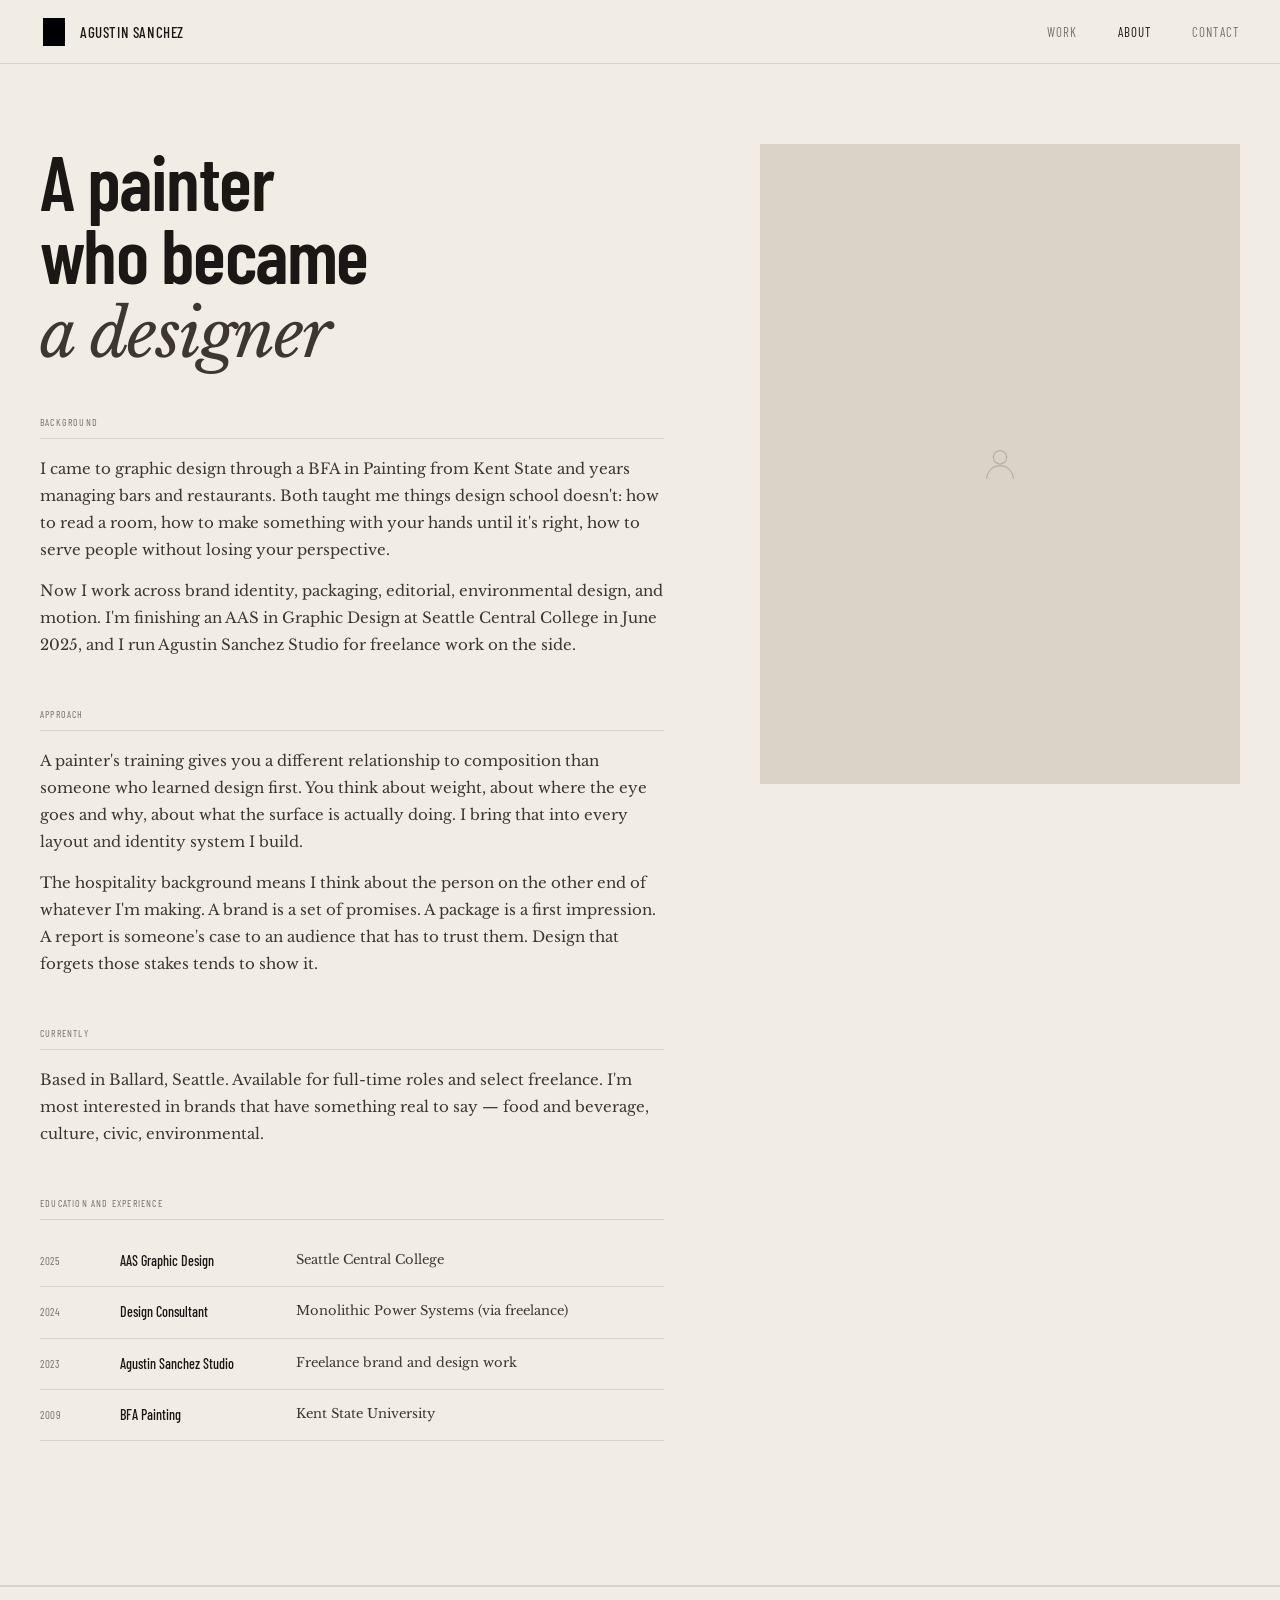
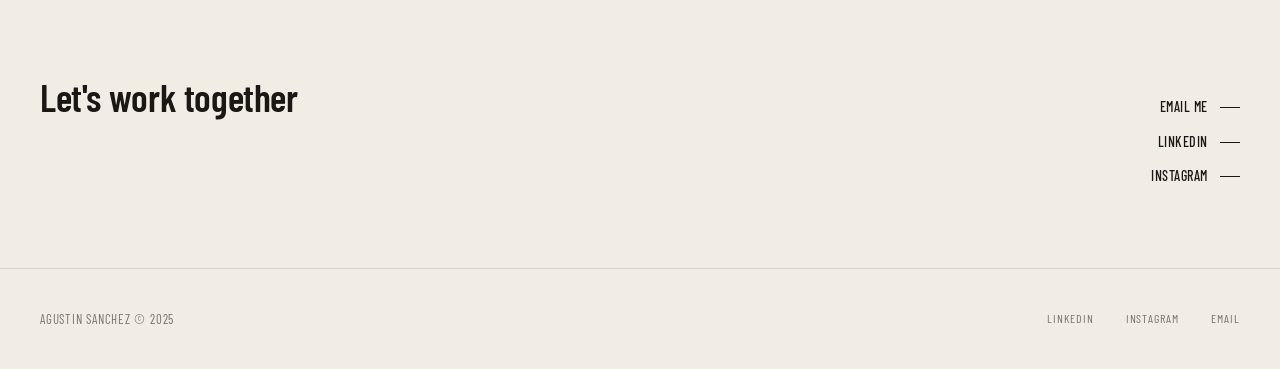
<file: about.html>
<!DOCTYPE html>
<html lang="en">
<head>
  <meta charset="UTF-8" />
  <meta name="viewport" content="width=device-width, initial-scale=1.0" />
  <title>About — Agustin Sanchez</title>
  <link rel="stylesheet" href="css/style.css" />
  <style>
    .about-hero {
      padding: 80px 0 96px;
      border-bottom: 1px solid var(--rule);
    }
    .about-hero__grid {
      display: grid;
      grid-template-columns: 1fr 480px;
      gap: 96px;
      align-items: start;
    }
    .about-hero__headline {
      font-family: var(--font-display);
      font-size: clamp(56px, 6vw, 88px);
      font-weight: 600;
      letter-spacing: -0.02em;
      line-height: 0.95;
      margin-bottom: 48px;
    }
    .about-hero__headline em {
      font-style: italic;
      font-family: var(--font-body);
      font-weight: 400;
      font-size: 0.85em;
      color: var(--ink-mid);
    }
    .about-section {
      margin-bottom: 48px;
    }
    .about-section__label {
      font-family: var(--font-display);
      font-size: 10px;
      letter-spacing: 0.12em;
      text-transform: uppercase;
      color: var(--ink-muted);
      margin-bottom: 16px;
      padding-bottom: 8px;
      border-bottom: 1px solid var(--rule);
    }
    .about-section p {
      font-size: 15px;
      line-height: 1.8;
      color: var(--ink-mid);
      margin-bottom: 14px;
    }
    .about-section p:last-child { margin-bottom: 0; }
    .about-photo {
      width: 100%;
      aspect-ratio: 3/4;
      background: #D9D3C8;
      display: flex;
      align-items: center;
      justify-content: center;
      position: sticky;
      top: calc(var(--nav-h) + 32px);
    }
    .cv-table {
      width: 100%;
      border-collapse: collapse;
      margin-top: 8px;
    }
    .cv-table tr {
      border-bottom: 1px solid var(--rule);
    }
    .cv-table td {
      padding: 14px 0;
      font-size: 14px;
      vertical-align: top;
    }
    .cv-table td:first-child {
      font-family: var(--font-display);
      font-size: 11px;
      letter-spacing: 0.06em;
      color: var(--ink-muted);
      width: 80px;
      padding-right: 24px;
      padding-top: 16px;
    }
    .cv-table td:nth-child(2) {
      font-family: var(--font-display);
      font-weight: 500;
      font-size: 14px;
      color: var(--ink);
      padding-right: 16px;
    }
    .cv-table td:last-child {
      color: var(--ink-mid);
      font-size: 13px;
    }
    .contact-strip {
      padding: 80px 0;
      border-top: 1px solid var(--rule);
    }
    .contact-strip__inner {
      display: flex;
      align-items: baseline;
      justify-content: space-between;
    }
    .contact-strip__headline {
      font-family: var(--font-display);
      font-size: clamp(32px, 3vw, 48px);
      font-weight: 600;
      letter-spacing: -0.01em;
    }
    .contact-strip__links {
      display: flex;
      flex-direction: column;
      gap: 12px;
      align-items: flex-end;
    }
    .contact-strip__link {
      font-family: var(--font-display);
      font-size: 14px;
      font-weight: 500;
      letter-spacing: 0.04em;
      text-transform: uppercase;
      color: var(--ink);
      display: inline-flex;
      align-items: center;
      gap: 12px;
      transition: gap 0.2s var(--ease-out);
    }
    .contact-strip__link::after {
      content: '';
      display: inline-block;
      width: 20px;
      height: 1px;
      background: var(--ink);
      transition: width 0.3s var(--ease-out);
    }
    .contact-strip__link:hover { gap: 16px; }
    .contact-strip__link:hover::after { width: 32px; }

    @media (max-width: 1024px) {
      .about-hero__grid { grid-template-columns: 1fr; }
      .about-photo { position: static; aspect-ratio: 4/3; }
      .contact-strip__inner { flex-direction: column; gap: 40px; }
      .contact-strip__links { align-items: flex-start; }
    }
  </style>
</head>
<body>

  <nav class="nav">
    <a href="index.html" class="nav__logo">
      <img src="[data-uri]" alt="Agustin Sanchez" />
      <span class="nav__name">Agustin Sanchez</span>
    </a>
    <ul class="nav__links">
      <li><a href="index.html">Work</a></li>
      <li><a href="about.html" class="active">About</a></li>
      <li><a href="mailto:agustin@agustinsanchezstudio.com">Contact</a></li>
    </ul>
  </nav>

  <main class="page">

    <section class="about-hero">
      <div class="container">
        <div class="about-hero__grid">
          <div>
            <h1 class="about-hero__headline">
              A painter<br>who became<br><em>a designer</em>
            </h1>

            <div class="about-section">
              <div class="about-section__label">Background</div>
              <p>I came to graphic design through a BFA in Painting from Kent State and years managing bars and restaurants. Both taught me things design school doesn't: how to read a room, how to make something with your hands until it's right, how to serve people without losing your perspective.</p>
              <p>Now I work across brand identity, packaging, editorial, environmental design, and motion. I'm finishing an AAS in Graphic Design at Seattle Central College in June 2025, and I run Agustin Sanchez Studio for freelance work on the side.</p>
            </div>

            <div class="about-section">
              <div class="about-section__label">Approach</div>
              <p>A painter's training gives you a different relationship to composition than someone who learned design first. You think about weight, about where the eye goes and why, about what the surface is actually doing. I bring that into every layout and identity system I build.</p>
              <p>The hospitality background means I think about the person on the other end of whatever I'm making. A brand is a set of promises. A package is a first impression. A report is someone's case to an audience that has to trust them. Design that forgets those stakes tends to show it.</p>
            </div>

            <div class="about-section">
              <div class="about-section__label">Currently</div>
              <p>Based in Ballard, Seattle. Available for full-time roles and select freelance. I'm most interested in brands that have something real to say — food and beverage, culture, civic, environmental.</p>
            </div>

            <div class="about-section">
              <div class="about-section__label">Education and Experience</div>
              <table class="cv-table">
                <tr>
                  <td>2025</td>
                  <td>AAS Graphic Design</td>
                  <td>Seattle Central College</td>
                </tr>
                <tr>
                  <td>2024</td>
                  <td>Design Consultant</td>
                  <td>Monolithic Power Systems (via freelance)</td>
                </tr>
                <tr>
                  <td>2023</td>
                  <td>Agustin Sanchez Studio</td>
                  <td>Freelance brand and design work</td>
                </tr>
                <tr>
                  <td>2009</td>
                  <td>BFA Painting</td>
                  <td>Kent State University</td>
                </tr>
              </table>
            </div>
          </div>

          <div>
            <div class="about-photo">
              <svg viewBox="0 0 48 48" fill="none" style="opacity:0.18;width:40px;height:40px;">
                <circle cx="24" cy="16" r="8" stroke="#1A1714" stroke-width="1.5"/>
                <path d="M8 42C8 33.163 15.163 26 24 26C32.837 26 40 33.163 40 42" stroke="#1A1714" stroke-width="1.5"/>
              </svg>
            </div>
          </div>

        </div>
      </div>
    </section>

    <section class="contact-strip">
      <div class="container">
        <div class="contact-strip__inner">
          <h2 class="contact-strip__headline">Let's work together</h2>
          <div class="contact-strip__links">
            <a href="mailto:agustin@agustinsanchezstudio.com" class="contact-strip__link">Email me</a>
            <a href="https://www.linkedin.com/in/agustinsanchez" target="_blank" class="contact-strip__link">LinkedIn</a>
            <a href="https://www.instagram.com" target="_blank" class="contact-strip__link">Instagram</a>
          </div>
        </div>
      </div>
    </section>

  </main>

  <footer class="footer">
    <div class="container">
      <div class="footer__inner">
        <span class="footer__name">Agustin Sanchez &copy; 2025</span>
        <div class="footer__links">
          <a href="https://www.linkedin.com/in/agustinsanchez" target="_blank">LinkedIn</a>
          <a href="https://www.instagram.com" target="_blank">Instagram</a>
          <a href="mailto:agustin@agustinsanchezstudio.com">Email</a>
        </div>
      </div>
    </div>
  </footer>

</body>
</html>
</file>
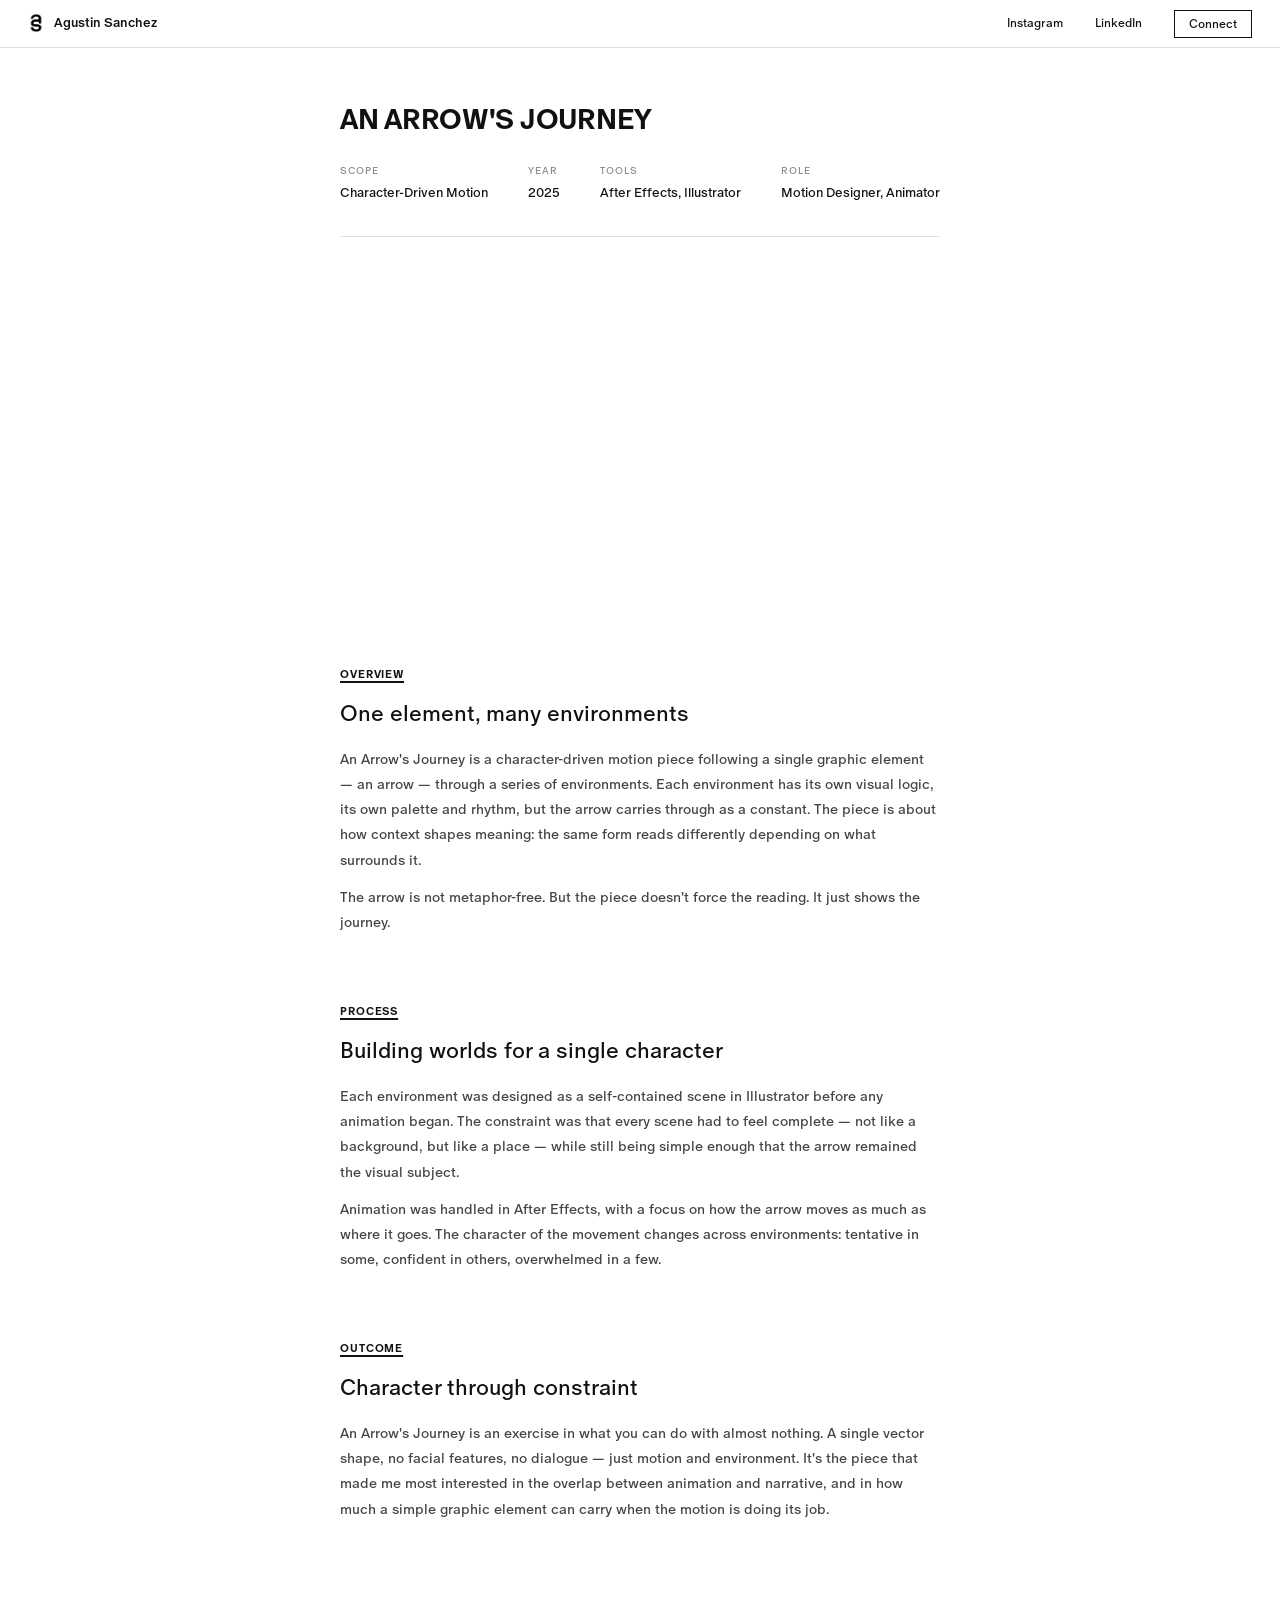
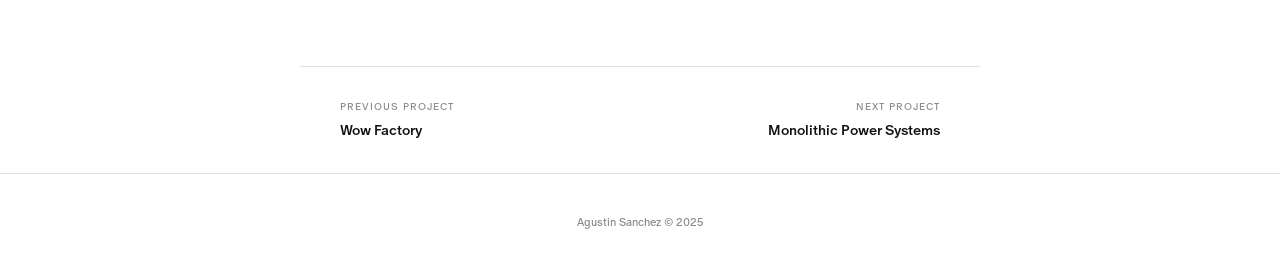
<file: pages/arrows-journey.html>
<!DOCTYPE html>
<html lang="en">
<head>
  <meta charset="UTF-8" />
  <meta name="viewport" content="width=device-width, initial-scale=1.0" />
  <title>An Arrow's Journey — Agustin Sanchez</title>
  <style>
    @font-face { font-family: 'Oracle'; src: url('../fonts/ABCOracleEdu-Thin.woff2') format('woff2'), url('../fonts/ABCOracleEdu-Thin.woff') format('woff'); font-weight: 100; font-style: normal; }
    @font-face { font-family: 'Oracle'; src: url('../fonts/ABCOracleEdu-ThinItalic.woff2') format('woff2'), url('../fonts/ABCOracleEdu-ThinItalic.woff') format('woff'); font-weight: 100; font-style: italic; }
    @font-face { font-family: 'Oracle'; src: url('../fonts/ABCOracleEdu-Light.woff2') format('woff2'), url('../fonts/ABCOracleEdu-Light.woff') format('woff'); font-weight: 300; font-style: normal; }
    @font-face { font-family: 'Oracle'; src: url('../fonts/ABCOracleEdu-LightItalic.woff2') format('woff2'), url('../fonts/ABCOracleEdu-LightItalic.woff') format('woff'); font-weight: 300; font-style: italic; }
    @font-face { font-family: 'Oracle'; src: url('../fonts/ABCOracleEdu-Regular.woff2') format('woff2'), url('../fonts/ABCOracleEdu-Regular.woff') format('woff'); font-weight: 400; font-style: normal; }
    @font-face { font-family: 'Oracle'; src: url('../fonts/ABCOracleEdu-RegularItalic.woff2') format('woff2'), url('../fonts/ABCOracleEdu-RegularItalic.woff') format('woff'); font-weight: 400; font-style: italic; }
    @font-face { font-family: 'Oracle'; src: url('../fonts/ABCOracleEdu-Book.woff2') format('woff2'), url('../fonts/ABCOracleEdu-Book.woff') format('woff'); font-weight: 450; font-style: normal; }
    @font-face { font-family: 'Oracle'; src: url('../fonts/ABCOracleEdu-BookItalic.woff2') format('woff2'), url('../fonts/ABCOracleEdu-BookItalic.woff') format('woff'); font-weight: 450; font-style: italic; }
    @font-face { font-family: 'Oracle'; src: url('../fonts/ABCOracleEdu-Medium.woff2') format('woff2'), url('../fonts/ABCOracleEdu-Medium.woff') format('woff'); font-weight: 500; font-style: normal; }
    @font-face { font-family: 'Oracle'; src: url('../fonts/ABCOracleEdu-MediumItalic.woff2') format('woff2'), url('../fonts/ABCOracleEdu-MediumItalic.woff') format('woff'); font-weight: 500; font-style: italic; }
    @font-face { font-family: 'Oracle'; src: url('../fonts/ABCOracleEdu-Bold.woff2') format('woff2'), url('../fonts/ABCOracleEdu-Bold.woff') format('woff'); font-weight: 700; font-style: normal; }
    @font-face { font-family: 'Oracle'; src: url('../fonts/ABCOracleEdu-BoldItalic.woff2') format('woff2'), url('../fonts/ABCOracleEdu-BoldItalic.woff') format('woff'); font-weight: 700; font-style: italic; }
    *, *::before, *::after { box-sizing: border-box; margin: 0; padding: 0; }
    html { -webkit-font-smoothing: antialiased; }
    a { color: inherit; text-decoration: none; }
    img { display: block; max-width: 100%; }
    :root { --bg:#ffffff; --ink:#111111; --mid:#444444; --muted:#888888; --rule:#e0e0e0; --font:'Oracle','Arial Narrow','Helvetica Neue',sans-serif; --nav-h:48px; }
    body { background:var(--bg); color:var(--ink); font-family:var(--font); font-size:14px; font-weight:400; line-height:1.6; }
    .top-nav { position:fixed; top:0; left:0; right:0; z-index:200; height:var(--nav-h); background:var(--bg); border-bottom:1px solid var(--rule); display:flex; align-items:center; justify-content:space-between; padding:0 28px; }
    .top-nav__brand { display:flex; align-items:center; gap:10px; }
    .top-nav__brand img { height:20px; width:auto; object-fit:contain; }
    .top-nav__name { font-size:13px; font-weight:500; color:var(--ink); }
    .top-nav__links { display:flex; align-items:center; gap:32px; }
    .top-nav__link { font-size:12px; color:var(--ink); transition:opacity 0.15s; }
    .top-nav__link:hover { opacity:0.5; }
    .top-nav__connect { font-size:12px; color:var(--ink); border:1px solid var(--ink); padding:6px 14px; cursor:pointer; background:none; font-family:var(--font); transition:opacity 0.15s; }
    .top-nav__connect:hover { opacity:0.5; }
    .modal-backdrop { display:none; position:fixed; inset:0; z-index:300; background:rgba(0,0,0,0.3); align-items:center; justify-content:center; }
    .modal-backdrop.open { display:flex; }
    .modal { position:relative; background:var(--bg); border:1px solid var(--rule); padding:40px; width:100%; max-width:480px; }
    .modal__close { position:absolute; top:16px; right:20px; font-size:18px; color:var(--muted); cursor:pointer; background:none; border:none; font-family:var(--font); line-height:1; padding:0; }
    .modal__close:hover { color:var(--ink); }
    .modal__title { font-size:18px; font-weight:400; color:var(--ink); margin-bottom:8px; }
    .modal__email { font-size:12px; color:var(--muted); margin-bottom:24px; }
    .modal__field { width:100%; font-family:var(--font); font-size:12px; color:var(--ink); border:1px solid var(--rule); padding:10px 12px; background:var(--bg); outline:none; margin-bottom:8px; }
    .modal__field:focus { border-color:var(--ink); }
    .modal__field::placeholder { color:var(--muted); }
    textarea.modal__field { height:120px; resize:vertical; }
    .modal__row { display:grid; grid-template-columns:1fr 1fr; gap:8px; margin-bottom:8px; }
    .modal__row .modal__field { margin-bottom:0; }
    .modal__send { width:100%; height:44px; margin-top:8px; background:var(--ink); color:var(--bg); border:none; font-family:var(--font); font-size:12px; letter-spacing:0.1em; text-transform:uppercase; cursor:pointer; transition:opacity 0.15s; }
    .modal__send:hover { opacity:0.75; }
    .page { padding-top:var(--nav-h); }
    .project-header { max-width:680px; margin:0 auto; padding:56px 40px 0; }
    .project-header__title { font-size:28px; font-weight:700; text-transform:uppercase; letter-spacing:-0.01em; line-height:1.1; color:var(--ink); margin-bottom:28px; }
    .project-header__meta { display:flex; gap:40px; flex-wrap:wrap; padding-bottom:32px; border-bottom:1px solid var(--rule); margin-bottom:40px; }
    .project-header__meta-label { font-size:10px; letter-spacing:0.1em; text-transform:uppercase; color:var(--muted); margin-bottom:4px; }
    .project-header__meta-value { font-size:13px; color:var(--ink); }
    .project-content { max-width:680px; margin:0 auto; padding:0 40px 80px; }
    .project-video { width:100%; aspect-ratio:16/9; display:block; border:none; margin-bottom:48px; }
    .project-section { margin-bottom:64px; }
    .project-section__label { font-size:11px; font-weight:700; letter-spacing:0.08em; text-transform:uppercase; color:#111111; margin-bottom:12px; display:inline-block; text-decoration:underline; text-decoration-thickness:1.5px; text-underline-offset:3px; text-decoration-color:#111111; }
    .project-section__heading { font-size:22px; font-weight:400; color:var(--ink); margin-bottom:16px; }
    .project-section p { font-size:14px; line-height:1.8; color:var(--mid); margin-bottom:12px; }
    .project-section p:last-child { margin-bottom:0; }
    .project-nav { max-width:680px; margin:0 auto; padding:32px 40px; border-top:1px solid var(--rule); display:flex; justify-content:space-between; align-items:flex-start; }
    .project-nav__item--next { text-align:right; }
    .project-nav__label { font-size:10px; letter-spacing:0.1em; text-transform:uppercase; color:var(--muted); display:block; margin-bottom:4px; }
    .project-nav__name { font-size:14px; font-weight:500; color:var(--ink); display:block; transition:color 0.2s; }
    .project-nav__item:hover .project-nav__name { color:var(--muted); }
    .footer { border-top:1px solid var(--rule); padding:40px 0; text-align:center; font-size:11px; color:var(--muted); }
    @media (max-width:680px) { .project-header,.project-content,.project-nav { padding-left:24px; padding-right:24px; } .project-header__meta { gap:24px; } .top-nav__links { gap:20px; } }
  </style>
</head>
<body>

  <header class="top-nav">
    <a href="../index.html" class="top-nav__brand">
      <img src="../assets/Initial-Logo.png" alt="AS" />
      <span class="top-nav__name">Agustin Sanchez</span>
    </a>
    <nav class="top-nav__links">
      <a href="https://www.instagram.com/agustindotsanchez/" target="_blank" class="top-nav__link">Instagram</a>
      <a href="https://www.linkedin.com/in/agustin---sanchez/" target="_blank" class="top-nav__link">LinkedIn</a>
      <button class="top-nav__connect" id="connect-btn">Connect</button>
    </nav>
  </header>

  <div class="modal-backdrop" id="modal-backdrop">
    <div class="modal" role="dialog" aria-modal="true" aria-label="Get in touch">
      <button class="modal__close" id="modal-close" aria-label="Close">×</button>
      <div class="modal__title">Get in touch</div>
      <div class="modal__email">agustin@agustinsanchezstudio.com</div>
      <textarea class="modal__field" id="msg" placeholder="Your message"></textarea>
      <div class="modal__row">
        <input class="modal__field" id="sender-name" type="text" placeholder="Name" />
        <input class="modal__field" id="sender-email" type="email" placeholder="Email" />
      </div>
      <button class="modal__send" id="modal-send">Send</button>
    </div>
  </div>

  <main class="page">

    <div class="project-header">
      <h1 class="project-header__title">An Arrow's Journey</h1>
      <div class="project-header__meta">
        <div class="project-header__meta-item">
          <div class="project-header__meta-label">Scope</div>
          <div class="project-header__meta-value">Character-Driven Motion</div>
        </div>
        <div class="project-header__meta-item">
          <div class="project-header__meta-label">Year</div>
          <div class="project-header__meta-value">2025</div>
        </div>
        <div class="project-header__meta-item">
          <div class="project-header__meta-label">Tools</div>
          <div class="project-header__meta-value">After Effects, Illustrator</div>
        </div>
        <div class="project-header__meta-item">
          <div class="project-header__meta-label">Role</div>
          <div class="project-header__meta-value">Motion Designer, Animator</div>
        </div>
      </div>
    </div>

    <div class="project-content">

      <iframe class="project-video"
        src="https://player.vimeo.com/video/1198895348"
        allow="autoplay; fullscreen; picture-in-picture"
        allowfullscreen>
      </iframe>

      <div class="project-section">
        <div class="project-section__label">Overview</div>
        <h2 class="project-section__heading">One element, many environments</h2>
        <p>An Arrow's Journey is a character-driven motion piece following a single graphic element — an arrow — through a series of environments. Each environment has its own visual logic, its own palette and rhythm, but the arrow carries through as a constant. The piece is about how context shapes meaning: the same form reads differently depending on what surrounds it.</p>
        <p>The arrow is not metaphor-free. But the piece doesn't force the reading. It just shows the journey.</p>
      </div>

      <div class="project-section">
        <div class="project-section__label">Process</div>
        <h2 class="project-section__heading">Building worlds for a single character</h2>
        <p>Each environment was designed as a self-contained scene in Illustrator before any animation began. The constraint was that every scene had to feel complete — not like a background, but like a place — while still being simple enough that the arrow remained the visual subject.</p>
        <p>Animation was handled in After Effects, with a focus on how the arrow moves as much as where it goes. The character of the movement changes across environments: tentative in some, confident in others, overwhelmed in a few.</p>
      </div>

      <div class="project-section">
        <div class="project-section__label">Outcome</div>
        <h2 class="project-section__heading">Character through constraint</h2>
        <p>An Arrow's Journey is an exercise in what you can do with almost nothing. A single vector shape, no facial features, no dialogue — just motion and environment. It's the piece that made me most interested in the overlap between animation and narrative, and in how much a simple graphic element can carry when the motion is doing its job.</p>
      </div>

    </div>

    <nav class="project-nav">
      <a href="wow-factory.html" class="project-nav__item">
        <span class="project-nav__label">Previous Project</span>
        <span class="project-nav__name">Wow Factory</span>
      </a>
      <a href="mps.html" class="project-nav__item project-nav__item--next">
        <span class="project-nav__label">Next Project</span>
        <span class="project-nav__name">Monolithic Power Systems</span>
      </a>
    </nav>

  </main>

  <footer class="footer">Agustin Sanchez &copy; 2025</footer>

  <script>
    const backdrop   = document.getElementById('modal-backdrop');
    const connectBtn = document.getElementById('connect-btn');
    const closeBtn   = document.getElementById('modal-close');
    const sendBtn    = document.getElementById('modal-send');
    function openModal()  { backdrop.classList.add('open'); }
    function closeModal() { backdrop.classList.remove('open'); }
    connectBtn.addEventListener('click', openModal);
    closeBtn.addEventListener('click', closeModal);
    backdrop.addEventListener('click', function(e) { if (e.target === backdrop) closeModal(); });
    document.addEventListener('keydown', function(e) { if (e.key === 'Escape') closeModal(); });
    sendBtn.addEventListener('click', function() {
      var msg   = document.getElementById('msg').value;
      var name  = document.getElementById('sender-name').value;
      var email = document.getElementById('sender-email').value;
      var body  = encodeURIComponent((name ? 'From: '+name+'\n' : '')+(email ? 'Email: '+email+'\n\n' : '\n')+msg);
      window.location.href = 'mailto:agustin@agustinsanchezstudio.com?subject=Portfolio%20Inquiry&body='+body;
    });
  </script>

</body>
</html>
</file>
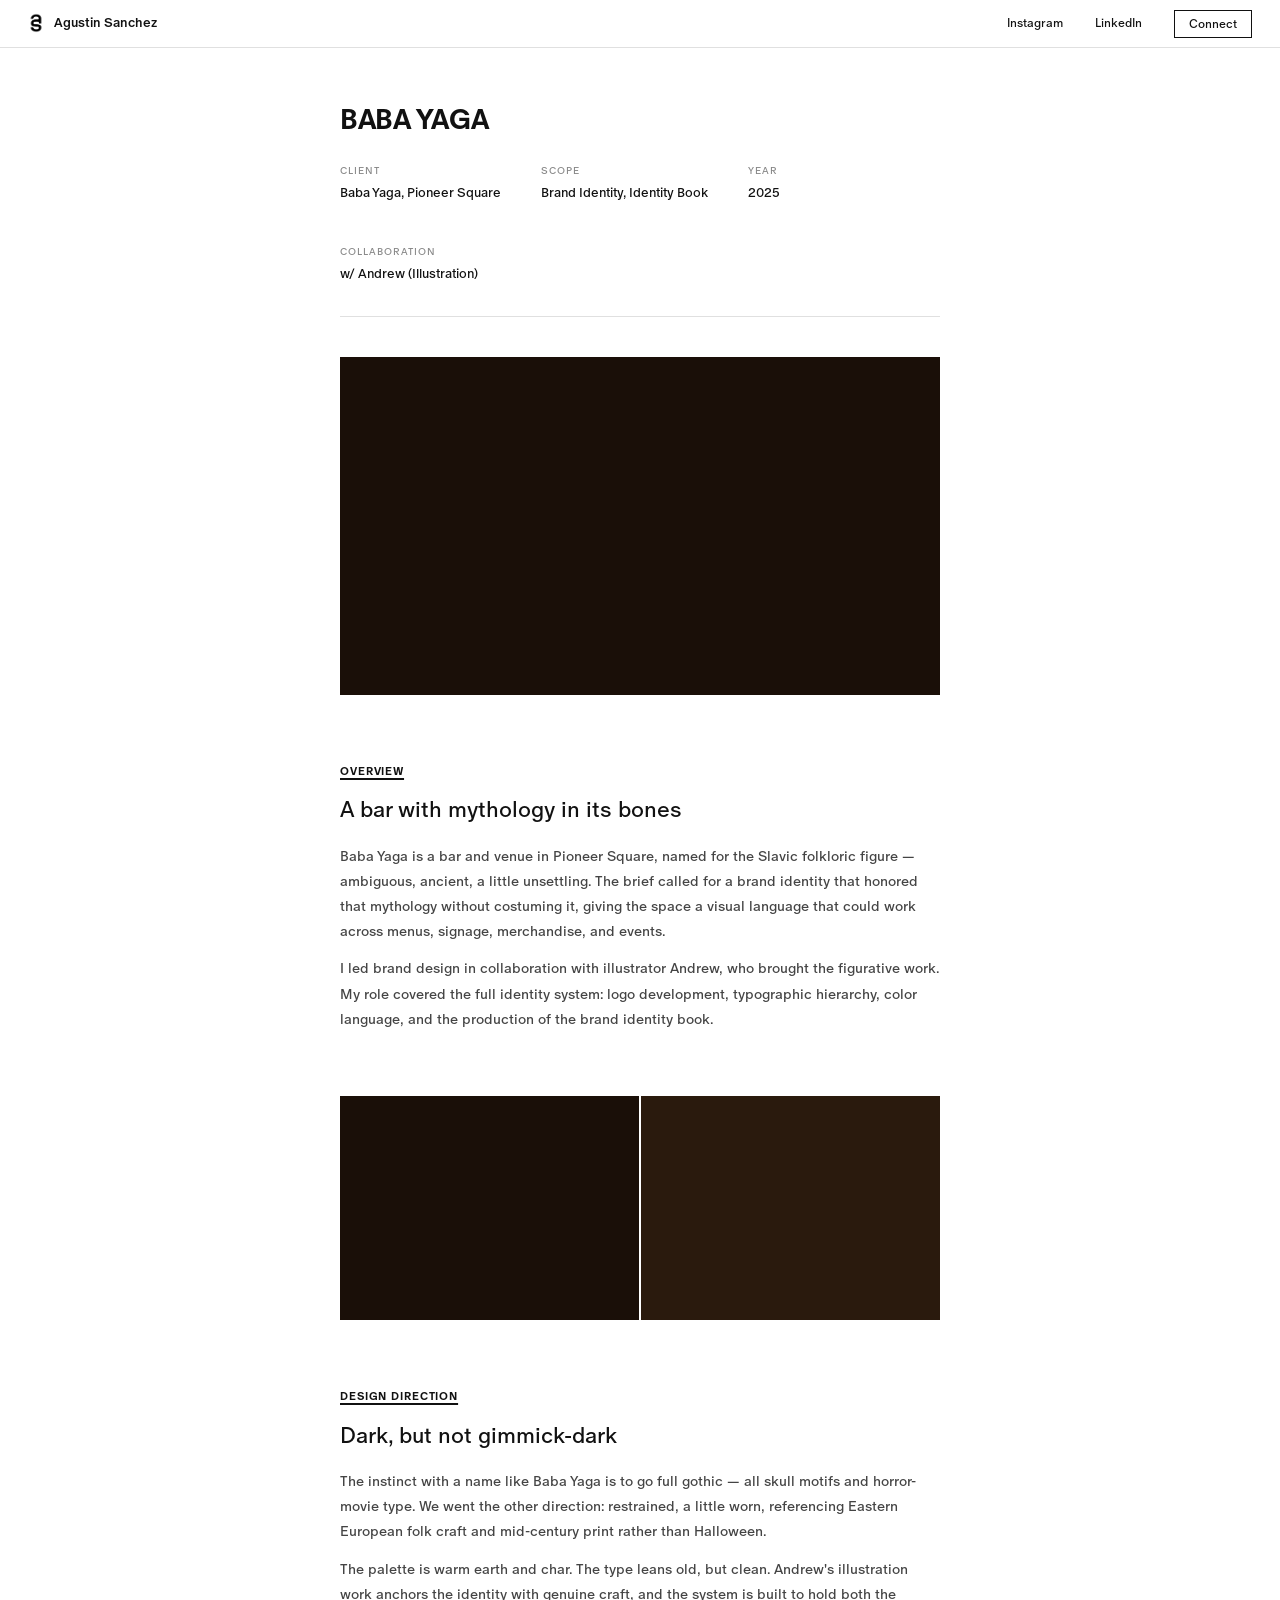
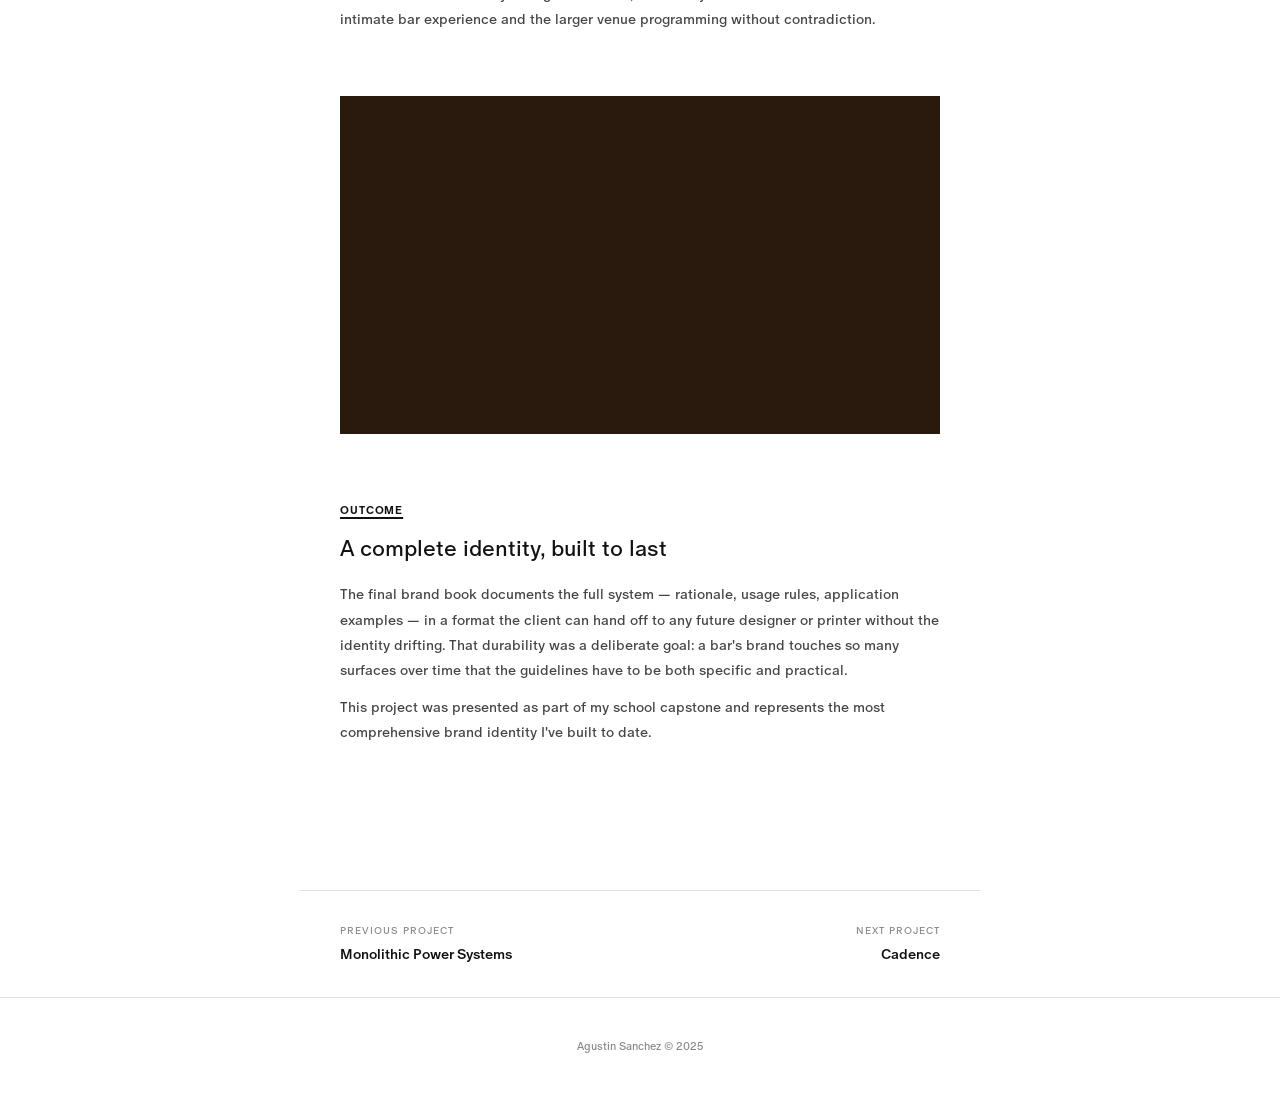
<file: pages/baba-yaga.html>
<!DOCTYPE html>
<html lang="en">
<head>
  <meta charset="UTF-8" />
  <meta name="viewport" content="width=device-width, initial-scale=1.0" />
  <title>Baba Yaga — Agustin Sanchez</title>
  <style>
    @font-face { font-family: 'Oracle'; src: url('../fonts/ABCOracleEdu-Thin.woff2') format('woff2'), url('../fonts/ABCOracleEdu-Thin.woff') format('woff'); font-weight: 100; font-style: normal; }
    @font-face { font-family: 'Oracle'; src: url('../fonts/ABCOracleEdu-ThinItalic.woff2') format('woff2'), url('../fonts/ABCOracleEdu-ThinItalic.woff') format('woff'); font-weight: 100; font-style: italic; }
    @font-face { font-family: 'Oracle'; src: url('../fonts/ABCOracleEdu-Light.woff2') format('woff2'), url('../fonts/ABCOracleEdu-Light.woff') format('woff'); font-weight: 300; font-style: normal; }
    @font-face { font-family: 'Oracle'; src: url('../fonts/ABCOracleEdu-LightItalic.woff2') format('woff2'), url('../fonts/ABCOracleEdu-LightItalic.woff') format('woff'); font-weight: 300; font-style: italic; }
    @font-face { font-family: 'Oracle'; src: url('../fonts/ABCOracleEdu-Regular.woff2') format('woff2'), url('../fonts/ABCOracleEdu-Regular.woff') format('woff'); font-weight: 400; font-style: normal; }
    @font-face { font-family: 'Oracle'; src: url('../fonts/ABCOracleEdu-RegularItalic.woff2') format('woff2'), url('../fonts/ABCOracleEdu-RegularItalic.woff') format('woff'); font-weight: 400; font-style: italic; }
    @font-face { font-family: 'Oracle'; src: url('../fonts/ABCOracleEdu-Book.woff2') format('woff2'), url('../fonts/ABCOracleEdu-Book.woff') format('woff'); font-weight: 450; font-style: normal; }
    @font-face { font-family: 'Oracle'; src: url('../fonts/ABCOracleEdu-BookItalic.woff2') format('woff2'), url('../fonts/ABCOracleEdu-BookItalic.woff') format('woff'); font-weight: 450; font-style: italic; }
    @font-face { font-family: 'Oracle'; src: url('../fonts/ABCOracleEdu-Medium.woff2') format('woff2'), url('../fonts/ABCOracleEdu-Medium.woff') format('woff'); font-weight: 500; font-style: normal; }
    @font-face { font-family: 'Oracle'; src: url('../fonts/ABCOracleEdu-MediumItalic.woff2') format('woff2'), url('../fonts/ABCOracleEdu-MediumItalic.woff') format('woff'); font-weight: 500; font-style: italic; }
    @font-face { font-family: 'Oracle'; src: url('../fonts/ABCOracleEdu-Bold.woff2') format('woff2'), url('../fonts/ABCOracleEdu-Bold.woff') format('woff'); font-weight: 700; font-style: normal; }
    @font-face { font-family: 'Oracle'; src: url('../fonts/ABCOracleEdu-BoldItalic.woff2') format('woff2'), url('../fonts/ABCOracleEdu-BoldItalic.woff') format('woff'); font-weight: 700; font-style: italic; }
    *, *::before, *::after { box-sizing: border-box; margin: 0; padding: 0; }
    html { -webkit-font-smoothing: antialiased; }
    a { color: inherit; text-decoration: none; }
    img { display: block; max-width: 100%; }

    :root {
      --bg:    #ffffff;
      --ink:   #111111;
      --mid:   #444444;
      --muted: #888888;
      --rule:  #e0e0e0;
      --font:  'Oracle', 'Arial Narrow', 'Helvetica Neue', sans-serif;
      --nav-h: 48px;
    }

    body {
      background: var(--bg); color: var(--ink); font-family: var(--font);
      font-size: 14px; font-weight: 400; line-height: 1.6;
    }

    .top-nav {
      position: fixed; top: 0; left: 0; right: 0; z-index: 200;
      height: var(--nav-h); background: var(--bg); border-bottom: 1px solid var(--rule);
      display: flex; align-items: center; justify-content: space-between; padding: 0 28px;
    }
    .top-nav__brand { display: flex; align-items: center; gap: 10px; }
    .top-nav__brand img { height: 20px; width: auto; object-fit: contain; }
    .top-nav__name { font-size: 13px; font-weight: 500; color: var(--ink); }
    .top-nav__links { display: flex; align-items: center; gap: 32px; }
    .top-nav__link { font-size: 12px; color: var(--ink); transition: opacity 0.15s; }
    .top-nav__link:hover { opacity: 0.5; }
    .top-nav__connect {
      font-size: 12px; color: var(--ink); border: 1px solid var(--ink);
      padding: 6px 14px; cursor: pointer; background: none;
      font-family: var(--font); transition: opacity 0.15s;
    }
    .top-nav__connect:hover { opacity: 0.5; }

    .modal-backdrop {
      display: none; position: fixed; inset: 0; z-index: 300;
      background: rgba(0,0,0,0.3); align-items: center; justify-content: center;
    }
    .modal-backdrop.open { display: flex; }
    .modal {
      position: relative; background: var(--bg); border: 1px solid var(--rule);
      padding: 40px; width: 100%; max-width: 480px;
    }
    .modal__close {
      position: absolute; top: 16px; right: 20px; font-size: 18px;
      color: var(--muted); cursor: pointer; background: none; border: none;
      font-family: var(--font); line-height: 1; padding: 0;
    }
    .modal__close:hover { color: var(--ink); }
    .modal__title { font-size: 18px; font-weight: 400; color: var(--ink); margin-bottom: 8px; }
    .modal__email { font-size: 12px; color: var(--muted); margin-bottom: 24px; }
    .modal__field {
      width: 100%; font-family: var(--font); font-size: 12px; color: var(--ink);
      border: 1px solid var(--rule); padding: 10px 12px; background: var(--bg);
      outline: none; margin-bottom: 8px;
    }
    .modal__field:focus { border-color: var(--ink); }
    .modal__field::placeholder { color: var(--muted); }
    textarea.modal__field { height: 120px; resize: vertical; }
    .modal__row { display: grid; grid-template-columns: 1fr 1fr; gap: 8px; margin-bottom: 8px; }
    .modal__row .modal__field { margin-bottom: 0; }
    .modal__send {
      width: 100%; height: 44px; margin-top: 8px; background: var(--ink);
      color: var(--bg); border: none; font-family: var(--font); font-size: 12px;
      letter-spacing: 0.1em; text-transform: uppercase; cursor: pointer; transition: opacity 0.15s;
    }
    .modal__send:hover { opacity: 0.75; }

    .page { padding-top: var(--nav-h); }

    .project-header { max-width: 680px; margin: 0 auto; padding: 56px 40px 0; }
    .project-header__title {
      font-size: 28px; font-weight: 700; text-transform: uppercase;
      letter-spacing: -0.01em; line-height: 1.1; color: var(--ink); margin-bottom: 28px;
    }
    .project-header__meta {
      display: flex; gap: 40px; flex-wrap: wrap;
      padding-bottom: 32px; border-bottom: 1px solid var(--rule); margin-bottom: 40px;
    }
    .project-header__meta-label {
      font-size: 10px; letter-spacing: 0.1em; text-transform: uppercase;
      color: var(--muted); margin-bottom: 4px;
    }
    .project-header__meta-value { font-size: 13px; color: var(--ink); }

    .project-content { max-width: 680px; margin: 0 auto; padding: 0 40px 80px; }
    .project-section { margin-bottom: 64px; }
    .project-section__label {
      font-size: 11px; font-weight: 700; letter-spacing: 0.08em; text-transform: uppercase;
      color: #111111; margin-bottom: 12px; display: inline-block;
      text-decoration: underline; text-decoration-thickness: 1.5px;
      text-underline-offset: 3px; text-decoration-color: #111111;
    }
    .project-section__heading { font-size: 22px; font-weight: 400; color: var(--ink); margin-bottom: 16px; }
    .project-section p { font-size: 14px; line-height: 1.8; color: var(--mid); margin-bottom: 12px; }
    .project-section p:last-child { margin-bottom: 0; }

    .img-full { width: 100%; aspect-ratio: 16/9; margin-bottom: 64px; }
    .img-grid-2 { display: grid; grid-template-columns: 1fr 1fr; gap: 2px; margin-bottom: 64px; }
    .img-grid-2 .img-placeholder { aspect-ratio: 4/3; }

    .project-nav {
      max-width: 680px; margin: 0 auto; padding: 32px 40px;
      border-top: 1px solid var(--rule); display: flex;
      justify-content: space-between; align-items: flex-start;
    }
    .project-nav__item--next { text-align: right; }
    .project-nav__label {
      font-size: 10px; letter-spacing: 0.1em; text-transform: uppercase;
      color: var(--muted); display: block; margin-bottom: 4px;
    }
    .project-nav__name { font-size: 14px; font-weight: 500; color: var(--ink); display: block; transition: color 0.2s; }
    .project-nav__item:hover .project-nav__name { color: var(--muted); }

    .footer { border-top: 1px solid var(--rule); padding: 40px 0; text-align: center; font-size: 11px; color: var(--muted); }

    @media (max-width: 680px) {
      .project-header, .project-content, .project-nav { padding-left: 24px; padding-right: 24px; }
      .project-header__meta { gap: 24px; }
      .img-grid-2 { grid-template-columns: 1fr; }
      .top-nav__links { gap: 20px; }
    }
  </style>
</head>
<body>

  <header class="top-nav">
    <a href="../index.html" class="top-nav__brand">
      <img src="../assets/Initial-Logo.png" alt="AS" />
      <span class="top-nav__name">Agustin Sanchez</span>
    </a>
    <nav class="top-nav__links">
      <a href="https://www.instagram.com/agustindotsanchez/" target="_blank" class="top-nav__link">Instagram</a>
      <a href="https://www.linkedin.com/in/agustin---sanchez/" target="_blank" class="top-nav__link">LinkedIn</a>
      <button class="top-nav__connect" id="connect-btn">Connect</button>
    </nav>
  </header>

  <div class="modal-backdrop" id="modal-backdrop">
    <div class="modal" role="dialog" aria-modal="true" aria-label="Get in touch">
      <button class="modal__close" id="modal-close" aria-label="Close">×</button>
      <div class="modal__title">Get in touch</div>
      <div class="modal__email">agustin@agustinsanchezstudio.com</div>
      <textarea class="modal__field" id="msg" placeholder="Your message"></textarea>
      <div class="modal__row">
        <input class="modal__field" id="sender-name" type="text" placeholder="Name" />
        <input class="modal__field" id="sender-email" type="email" placeholder="Email" />
      </div>
      <button class="modal__send" id="modal-send">Send</button>
    </div>
  </div>

  <main class="page">

    <div class="project-header">
      <h1 class="project-header__title">Baba Yaga</h1>
      <div class="project-header__meta">
        <div class="project-header__meta-item">
          <div class="project-header__meta-label">Client</div>
          <div class="project-header__meta-value">Baba Yaga, Pioneer Square</div>
        </div>
        <div class="project-header__meta-item">
          <div class="project-header__meta-label">Scope</div>
          <div class="project-header__meta-value">Brand Identity, Identity Book</div>
        </div>
        <div class="project-header__meta-item">
          <div class="project-header__meta-label">Year</div>
          <div class="project-header__meta-value">2025</div>
        </div>
        <div class="project-header__meta-item">
          <div class="project-header__meta-label">Collaboration</div>
          <div class="project-header__meta-value">w/ Andrew (Illustration)</div>
        </div>
      </div>
    </div>

    <div class="project-content">

      <div class="img-full" style="background:#1A0F08;"></div>

      <div class="project-section">
        <div class="project-section__label">Overview</div>
        <h2 class="project-section__heading">A bar with mythology in its bones</h2>
        <p>Baba Yaga is a bar and venue in Pioneer Square, named for the Slavic folkloric figure — ambiguous, ancient, a little unsettling. The brief called for a brand identity that honored that mythology without costuming it, giving the space a visual language that could work across menus, signage, merchandise, and events.</p>
        <p>I led brand design in collaboration with illustrator Andrew, who brought the figurative work. My role covered the full identity system: logo development, typographic hierarchy, color language, and the production of the brand identity book.</p>
      </div>

      <div class="img-grid-2">
        <div class="img-placeholder" style="background:#1A0F08;"></div>
        <div class="img-placeholder" style="background:#2A1A0D;"></div>
      </div>

      <div class="project-section">
        <div class="project-section__label">Design Direction</div>
        <h2 class="project-section__heading">Dark, but not gimmick-dark</h2>
        <p>The instinct with a name like Baba Yaga is to go full gothic — all skull motifs and horror-movie type. We went the other direction: restrained, a little worn, referencing Eastern European folk craft and mid-century print rather than Halloween.</p>
        <p>The palette is warm earth and char. The type leans old, but clean. Andrew's illustration work anchors the identity with genuine craft, and the system is built to hold both the intimate bar experience and the larger venue programming without contradiction.</p>
      </div>

      <div class="img-full" style="background:#2A1A0D;"></div>

      <div class="project-section">
        <div class="project-section__label">Outcome</div>
        <h2 class="project-section__heading">A complete identity, built to last</h2>
        <p>The final brand book documents the full system — rationale, usage rules, application examples — in a format the client can hand off to any future designer or printer without the identity drifting. That durability was a deliberate goal: a bar's brand touches so many surfaces over time that the guidelines have to be both specific and practical.</p>
        <p>This project was presented as part of my school capstone and represents the most comprehensive brand identity I've built to date.</p>
      </div>

    </div>

    <nav class="project-nav">
      <a href="mps.html" class="project-nav__item">
        <span class="project-nav__label">Previous Project</span>
        <span class="project-nav__name">Monolithic Power Systems</span>
      </a>
      <a href="cadence.html" class="project-nav__item project-nav__item--next">
        <span class="project-nav__label">Next Project</span>
        <span class="project-nav__name">Cadence</span>
      </a>
    </nav>

  </main>

  <footer class="footer">Agustin Sanchez &copy; 2025</footer>

  <script>
    const backdrop   = document.getElementById('modal-backdrop');
    const connectBtn = document.getElementById('connect-btn');
    const closeBtn   = document.getElementById('modal-close');
    const sendBtn    = document.getElementById('modal-send');
    function openModal()  { backdrop.classList.add('open'); }
    function closeModal() { backdrop.classList.remove('open'); }
    connectBtn.addEventListener('click', openModal);
    closeBtn.addEventListener('click', closeModal);
    backdrop.addEventListener('click', function(e) { if (e.target === backdrop) closeModal(); });
    document.addEventListener('keydown', function(e) { if (e.key === 'Escape') closeModal(); });
    sendBtn.addEventListener('click', function() {
      var msg   = document.getElementById('msg').value;
      var name  = document.getElementById('sender-name').value;
      var email = document.getElementById('sender-email').value;
      var body  = encodeURIComponent((name ? 'From: '+name+'\n' : '')+(email ? 'Email: '+email+'\n\n' : '\n')+msg);
      window.location.href = 'mailto:agustin@agustinsanchezstudio.com?subject=Portfolio%20Inquiry&body='+body;
    });
  </script>

</body>
</html>
</file>
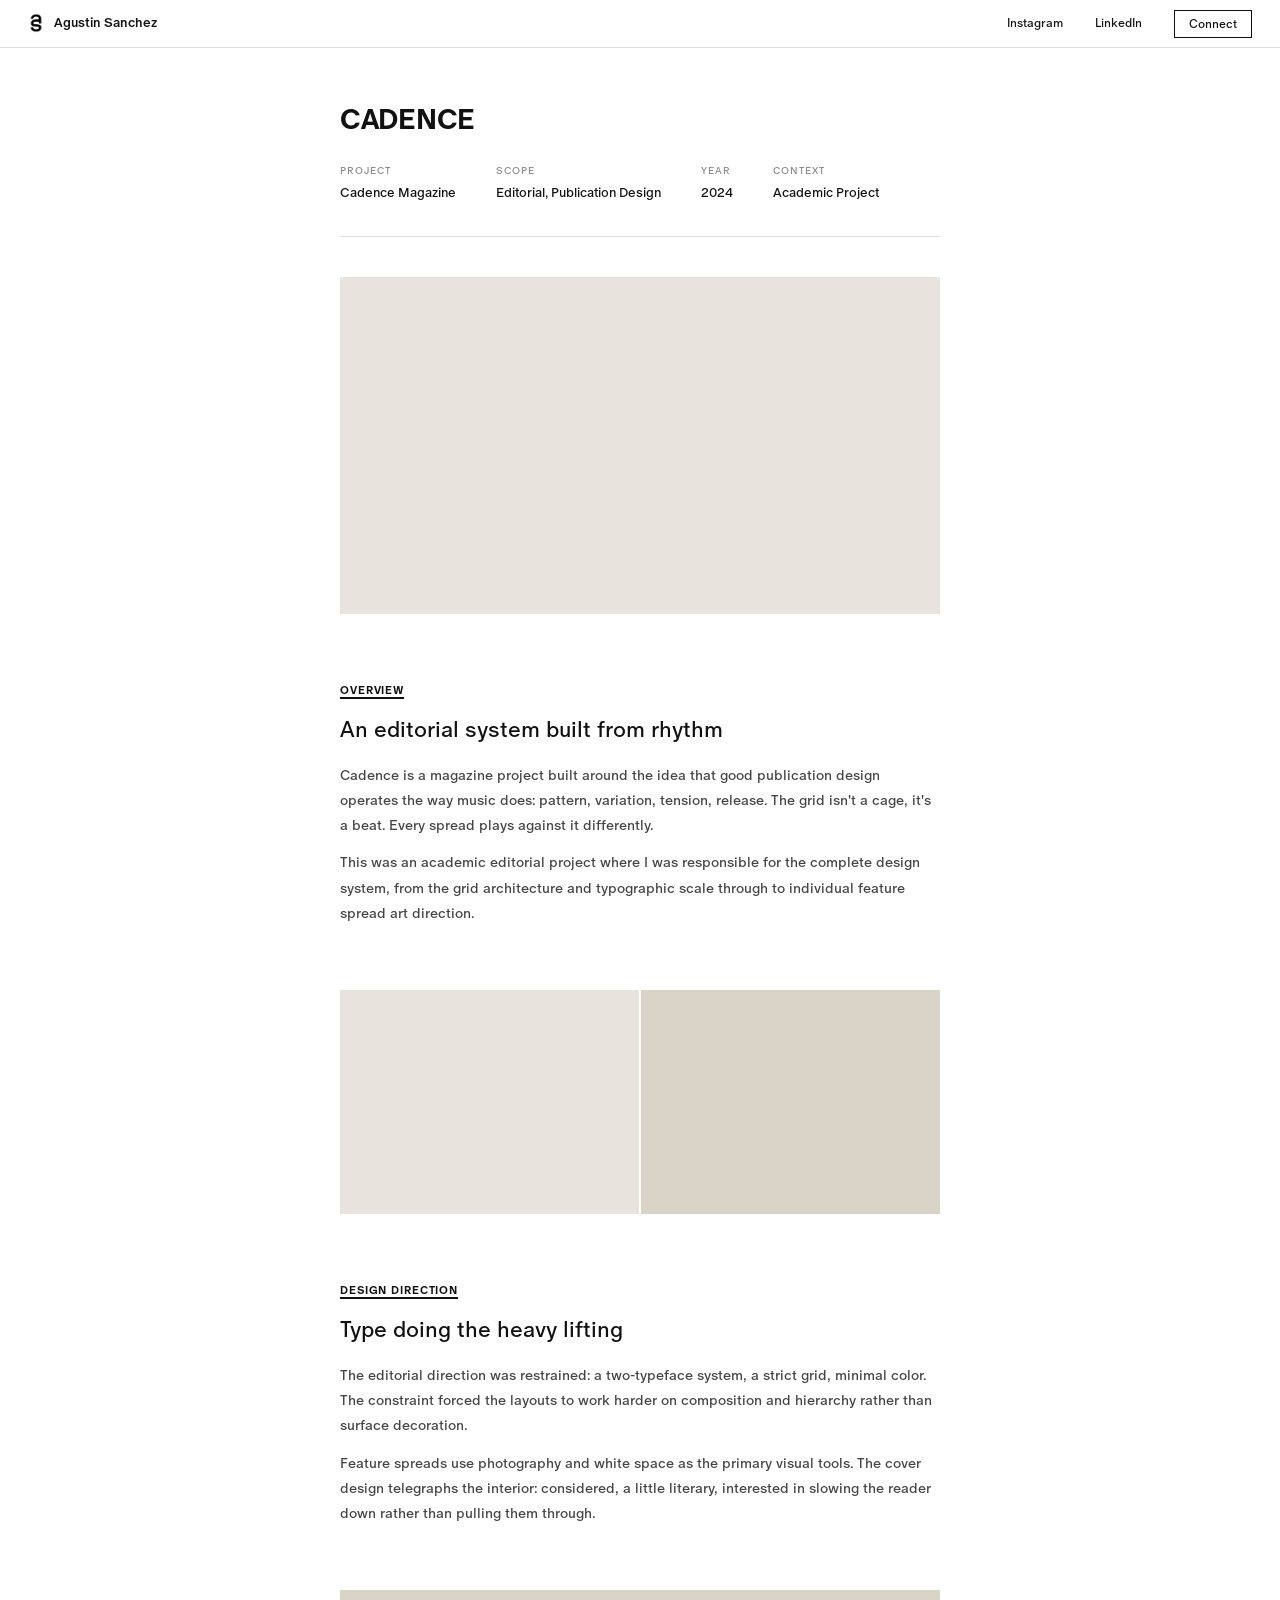
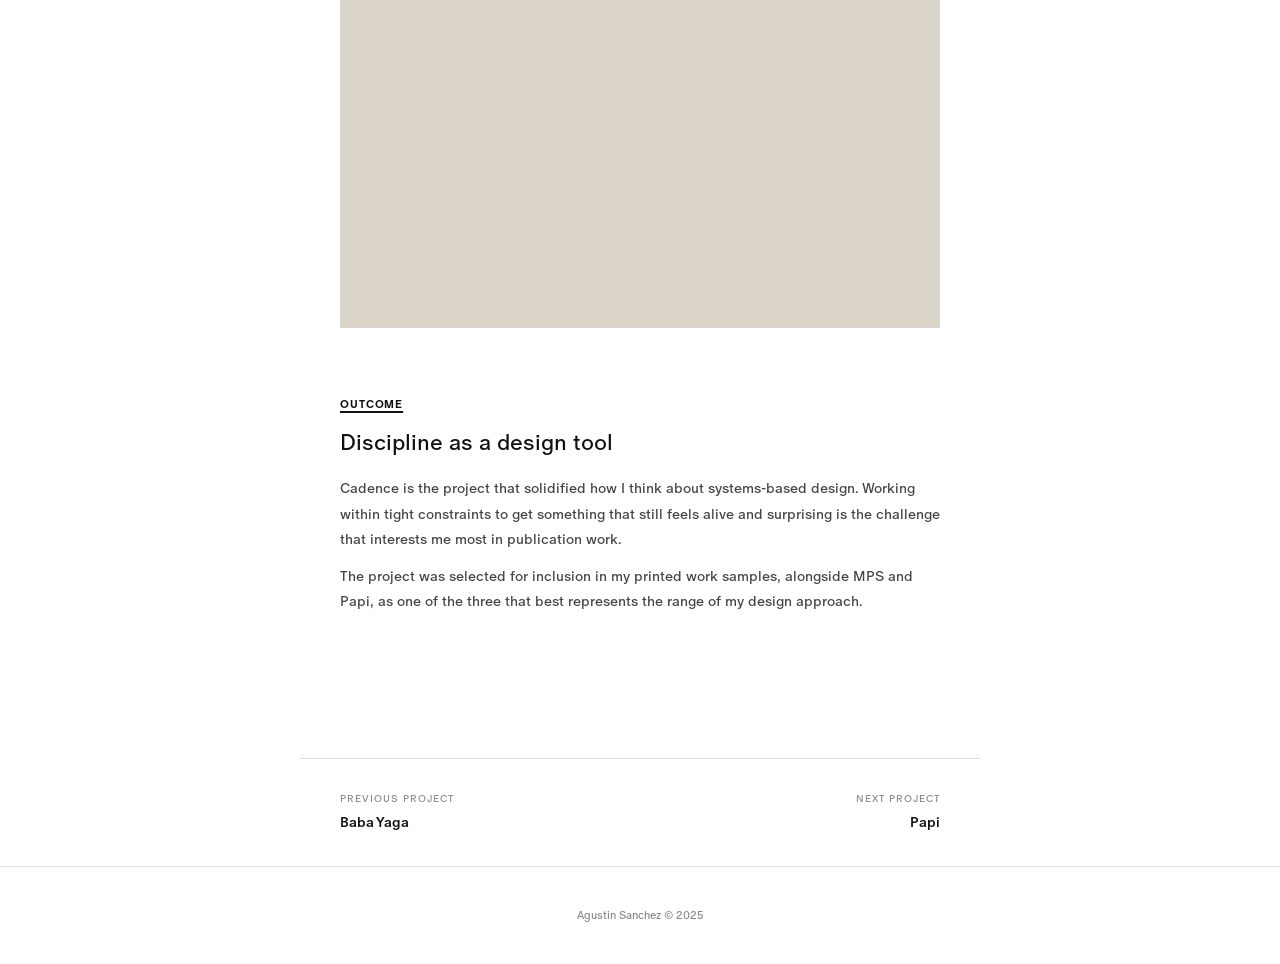
<file: pages/cadence.html>
<!DOCTYPE html>
<html lang="en">
<head>
  <meta charset="UTF-8" />
  <meta name="viewport" content="width=device-width, initial-scale=1.0" />
  <title>Cadence — Agustin Sanchez</title>
  <style>
    @font-face { font-family: 'Oracle'; src: url('../fonts/ABCOracleEdu-Thin.woff2') format('woff2'), url('../fonts/ABCOracleEdu-Thin.woff') format('woff'); font-weight: 100; font-style: normal; }
    @font-face { font-family: 'Oracle'; src: url('../fonts/ABCOracleEdu-ThinItalic.woff2') format('woff2'), url('../fonts/ABCOracleEdu-ThinItalic.woff') format('woff'); font-weight: 100; font-style: italic; }
    @font-face { font-family: 'Oracle'; src: url('../fonts/ABCOracleEdu-Light.woff2') format('woff2'), url('../fonts/ABCOracleEdu-Light.woff') format('woff'); font-weight: 300; font-style: normal; }
    @font-face { font-family: 'Oracle'; src: url('../fonts/ABCOracleEdu-LightItalic.woff2') format('woff2'), url('../fonts/ABCOracleEdu-LightItalic.woff') format('woff'); font-weight: 300; font-style: italic; }
    @font-face { font-family: 'Oracle'; src: url('../fonts/ABCOracleEdu-Regular.woff2') format('woff2'), url('../fonts/ABCOracleEdu-Regular.woff') format('woff'); font-weight: 400; font-style: normal; }
    @font-face { font-family: 'Oracle'; src: url('../fonts/ABCOracleEdu-RegularItalic.woff2') format('woff2'), url('../fonts/ABCOracleEdu-RegularItalic.woff') format('woff'); font-weight: 400; font-style: italic; }
    @font-face { font-family: 'Oracle'; src: url('../fonts/ABCOracleEdu-Book.woff2') format('woff2'), url('../fonts/ABCOracleEdu-Book.woff') format('woff'); font-weight: 450; font-style: normal; }
    @font-face { font-family: 'Oracle'; src: url('../fonts/ABCOracleEdu-BookItalic.woff2') format('woff2'), url('../fonts/ABCOracleEdu-BookItalic.woff') format('woff'); font-weight: 450; font-style: italic; }
    @font-face { font-family: 'Oracle'; src: url('../fonts/ABCOracleEdu-Medium.woff2') format('woff2'), url('../fonts/ABCOracleEdu-Medium.woff') format('woff'); font-weight: 500; font-style: normal; }
    @font-face { font-family: 'Oracle'; src: url('../fonts/ABCOracleEdu-MediumItalic.woff2') format('woff2'), url('../fonts/ABCOracleEdu-MediumItalic.woff') format('woff'); font-weight: 500; font-style: italic; }
    @font-face { font-family: 'Oracle'; src: url('../fonts/ABCOracleEdu-Bold.woff2') format('woff2'), url('../fonts/ABCOracleEdu-Bold.woff') format('woff'); font-weight: 700; font-style: normal; }
    @font-face { font-family: 'Oracle'; src: url('../fonts/ABCOracleEdu-BoldItalic.woff2') format('woff2'), url('../fonts/ABCOracleEdu-BoldItalic.woff') format('woff'); font-weight: 700; font-style: italic; }
    *, *::before, *::after { box-sizing: border-box; margin: 0; padding: 0; }
    html { -webkit-font-smoothing: antialiased; }
    a { color: inherit; text-decoration: none; }
    img { display: block; max-width: 100%; }

    :root {
      --bg:    #ffffff;
      --ink:   #111111;
      --mid:   #444444;
      --muted: #888888;
      --rule:  #e0e0e0;
      --font:  'Oracle', 'Arial Narrow', 'Helvetica Neue', sans-serif;
      --nav-h: 48px;
    }

    body { background: var(--bg); color: var(--ink); font-family: var(--font); font-size: 14px; font-weight: 400; line-height: 1.6; }

    .top-nav {
      position: fixed; top: 0; left: 0; right: 0; z-index: 200;
      height: var(--nav-h); background: var(--bg); border-bottom: 1px solid var(--rule);
      display: flex; align-items: center; justify-content: space-between; padding: 0 28px;
    }
    .top-nav__brand { display: flex; align-items: center; gap: 10px; }
    .top-nav__brand img { height: 20px; width: auto; object-fit: contain; }
    .top-nav__name { font-size: 13px; font-weight: 500; color: var(--ink); }
    .top-nav__links { display: flex; align-items: center; gap: 32px; }
    .top-nav__link { font-size: 12px; color: var(--ink); transition: opacity 0.15s; }
    .top-nav__link:hover { opacity: 0.5; }
    .top-nav__connect { font-size: 12px; color: var(--ink); border: 1px solid var(--ink); padding: 6px 14px; cursor: pointer; background: none; font-family: var(--font); transition: opacity 0.15s; }
    .top-nav__connect:hover { opacity: 0.5; }

    .modal-backdrop { display: none; position: fixed; inset: 0; z-index: 300; background: rgba(0,0,0,0.3); align-items: center; justify-content: center; }
    .modal-backdrop.open { display: flex; }
    .modal { position: relative; background: var(--bg); border: 1px solid var(--rule); padding: 40px; width: 100%; max-width: 480px; }
    .modal__close { position: absolute; top: 16px; right: 20px; font-size: 18px; color: var(--muted); cursor: pointer; background: none; border: none; font-family: var(--font); line-height: 1; padding: 0; }
    .modal__close:hover { color: var(--ink); }
    .modal__title { font-size: 18px; font-weight: 400; color: var(--ink); margin-bottom: 8px; }
    .modal__email { font-size: 12px; color: var(--muted); margin-bottom: 24px; }
    .modal__field { width: 100%; font-family: var(--font); font-size: 12px; color: var(--ink); border: 1px solid var(--rule); padding: 10px 12px; background: var(--bg); outline: none; margin-bottom: 8px; }
    .modal__field:focus { border-color: var(--ink); }
    .modal__field::placeholder { color: var(--muted); }
    textarea.modal__field { height: 120px; resize: vertical; }
    .modal__row { display: grid; grid-template-columns: 1fr 1fr; gap: 8px; margin-bottom: 8px; }
    .modal__row .modal__field { margin-bottom: 0; }
    .modal__send { width: 100%; height: 44px; margin-top: 8px; background: var(--ink); color: var(--bg); border: none; font-family: var(--font); font-size: 12px; letter-spacing: 0.1em; text-transform: uppercase; cursor: pointer; transition: opacity 0.15s; }
    .modal__send:hover { opacity: 0.75; }

    .page { padding-top: var(--nav-h); }
    .project-header { max-width: 680px; margin: 0 auto; padding: 56px 40px 0; }
    .project-header__title { font-size: 28px; font-weight: 700; text-transform: uppercase; letter-spacing: -0.01em; line-height: 1.1; color: var(--ink); margin-bottom: 28px; }
    .project-header__meta { display: flex; gap: 40px; flex-wrap: wrap; padding-bottom: 32px; border-bottom: 1px solid var(--rule); margin-bottom: 40px; }
    .project-header__meta-label { font-size: 10px; letter-spacing: 0.1em; text-transform: uppercase; color: var(--muted); margin-bottom: 4px; }
    .project-header__meta-value { font-size: 13px; color: var(--ink); }

    .project-content { max-width: 680px; margin: 0 auto; padding: 0 40px 80px; }
    .project-section { margin-bottom: 64px; }
    .project-section__label { font-size: 11px; font-weight: 700; letter-spacing: 0.08em; text-transform: uppercase; color: #111111; margin-bottom: 12px; display: inline-block; text-decoration: underline; text-decoration-thickness: 1.5px; text-underline-offset: 3px; text-decoration-color: #111111; }
    .project-section__heading { font-size: 22px; font-weight: 400; color: var(--ink); margin-bottom: 16px; }
    .project-section p { font-size: 14px; line-height: 1.8; color: var(--mid); margin-bottom: 12px; }
    .project-section p:last-child { margin-bottom: 0; }

    .img-full { width: 100%; aspect-ratio: 16/9; margin-bottom: 64px; }
    .img-grid-2 { display: grid; grid-template-columns: 1fr 1fr; gap: 2px; margin-bottom: 64px; }
    .img-grid-2 .img-placeholder { aspect-ratio: 4/3; }

    .project-nav { max-width: 680px; margin: 0 auto; padding: 32px 40px; border-top: 1px solid var(--rule); display: flex; justify-content: space-between; align-items: flex-start; }
    .project-nav__item--next { text-align: right; }
    .project-nav__label { font-size: 10px; letter-spacing: 0.1em; text-transform: uppercase; color: var(--muted); display: block; margin-bottom: 4px; }
    .project-nav__name { font-size: 14px; font-weight: 500; color: var(--ink); display: block; transition: color 0.2s; }
    .project-nav__item:hover .project-nav__name { color: var(--muted); }

    .footer { border-top: 1px solid var(--rule); padding: 40px 0; text-align: center; font-size: 11px; color: var(--muted); }

    @media (max-width: 680px) {
      .project-header, .project-content, .project-nav { padding-left: 24px; padding-right: 24px; }
      .project-header__meta { gap: 24px; }
      .img-grid-2 { grid-template-columns: 1fr; }
      .top-nav__links { gap: 20px; }
    }
  </style>
</head>
<body>

  <header class="top-nav">
    <a href="../index.html" class="top-nav__brand">
      <img src="../assets/Initial-Logo.png" alt="AS" />
      <span class="top-nav__name">Agustin Sanchez</span>
    </a>
    <nav class="top-nav__links">
      <a href="https://www.instagram.com/agustindotsanchez/" target="_blank" class="top-nav__link">Instagram</a>
      <a href="https://www.linkedin.com/in/agustin---sanchez/" target="_blank" class="top-nav__link">LinkedIn</a>
      <button class="top-nav__connect" id="connect-btn">Connect</button>
    </nav>
  </header>

  <div class="modal-backdrop" id="modal-backdrop">
    <div class="modal" role="dialog" aria-modal="true" aria-label="Get in touch">
      <button class="modal__close" id="modal-close" aria-label="Close">×</button>
      <div class="modal__title">Get in touch</div>
      <div class="modal__email">agustin@agustinsanchezstudio.com</div>
      <textarea class="modal__field" id="msg" placeholder="Your message"></textarea>
      <div class="modal__row">
        <input class="modal__field" id="sender-name" type="text" placeholder="Name" />
        <input class="modal__field" id="sender-email" type="email" placeholder="Email" />
      </div>
      <button class="modal__send" id="modal-send">Send</button>
    </div>
  </div>

  <main class="page">

    <div class="project-header">
      <h1 class="project-header__title">Cadence</h1>
      <div class="project-header__meta">
        <div class="project-header__meta-item">
          <div class="project-header__meta-label">Project</div>
          <div class="project-header__meta-value">Cadence Magazine</div>
        </div>
        <div class="project-header__meta-item">
          <div class="project-header__meta-label">Scope</div>
          <div class="project-header__meta-value">Editorial, Publication Design</div>
        </div>
        <div class="project-header__meta-item">
          <div class="project-header__meta-label">Year</div>
          <div class="project-header__meta-value">2024</div>
        </div>
        <div class="project-header__meta-item">
          <div class="project-header__meta-label">Context</div>
          <div class="project-header__meta-value">Academic Project</div>
        </div>
      </div>
    </div>

    <div class="project-content">

      <div class="img-full" style="background:#E8E3DC;"></div>

      <div class="project-section">
        <div class="project-section__label">Overview</div>
        <h2 class="project-section__heading">An editorial system built from rhythm</h2>
        <p>Cadence is a magazine project built around the idea that good publication design operates the way music does: pattern, variation, tension, release. The grid isn't a cage, it's a beat. Every spread plays against it differently.</p>
        <p>This was an academic editorial project where I was responsible for the complete design system, from the grid architecture and typographic scale through to individual feature spread art direction.</p>
      </div>

      <div class="img-grid-2">
        <div class="img-placeholder" style="background:#E8E3DC;"></div>
        <div class="img-placeholder" style="background:#D9D3C8;"></div>
      </div>

      <div class="project-section">
        <div class="project-section__label">Design Direction</div>
        <h2 class="project-section__heading">Type doing the heavy lifting</h2>
        <p>The editorial direction was restrained: a two-typeface system, a strict grid, minimal color. The constraint forced the layouts to work harder on composition and hierarchy rather than surface decoration.</p>
        <p>Feature spreads use photography and white space as the primary visual tools. The cover design telegraphs the interior: considered, a little literary, interested in slowing the reader down rather than pulling them through.</p>
      </div>

      <div class="img-full" style="background:#D9D3C8;"></div>

      <div class="project-section">
        <div class="project-section__label">Outcome</div>
        <h2 class="project-section__heading">Discipline as a design tool</h2>
        <p>Cadence is the project that solidified how I think about systems-based design. Working within tight constraints to get something that still feels alive and surprising is the challenge that interests me most in publication work.</p>
        <p>The project was selected for inclusion in my printed work samples, alongside MPS and Papi, as one of the three that best represents the range of my design approach.</p>
      </div>

    </div>

    <nav class="project-nav">
      <a href="baba-yaga.html" class="project-nav__item">
        <span class="project-nav__label">Previous Project</span>
        <span class="project-nav__name">Baba Yaga</span>
      </a>
      <a href="papi.html" class="project-nav__item project-nav__item--next">
        <span class="project-nav__label">Next Project</span>
        <span class="project-nav__name">Papi</span>
      </a>
    </nav>

  </main>

  <footer class="footer">Agustin Sanchez &copy; 2025</footer>

  <script>
    const backdrop   = document.getElementById('modal-backdrop');
    const connectBtn = document.getElementById('connect-btn');
    const closeBtn   = document.getElementById('modal-close');
    const sendBtn    = document.getElementById('modal-send');
    function openModal()  { backdrop.classList.add('open'); }
    function closeModal() { backdrop.classList.remove('open'); }
    connectBtn.addEventListener('click', openModal);
    closeBtn.addEventListener('click', closeModal);
    backdrop.addEventListener('click', function(e) { if (e.target === backdrop) closeModal(); });
    document.addEventListener('keydown', function(e) { if (e.key === 'Escape') closeModal(); });
    sendBtn.addEventListener('click', function() {
      var msg   = document.getElementById('msg').value;
      var name  = document.getElementById('sender-name').value;
      var email = document.getElementById('sender-email').value;
      var body  = encodeURIComponent((name ? 'From: '+name+'\n' : '')+(email ? 'Email: '+email+'\n\n' : '\n')+msg);
      window.location.href = 'mailto:agustin@agustinsanchezstudio.com?subject=Portfolio%20Inquiry&body='+body;
    });
  </script>

</body>
</html>
</file>
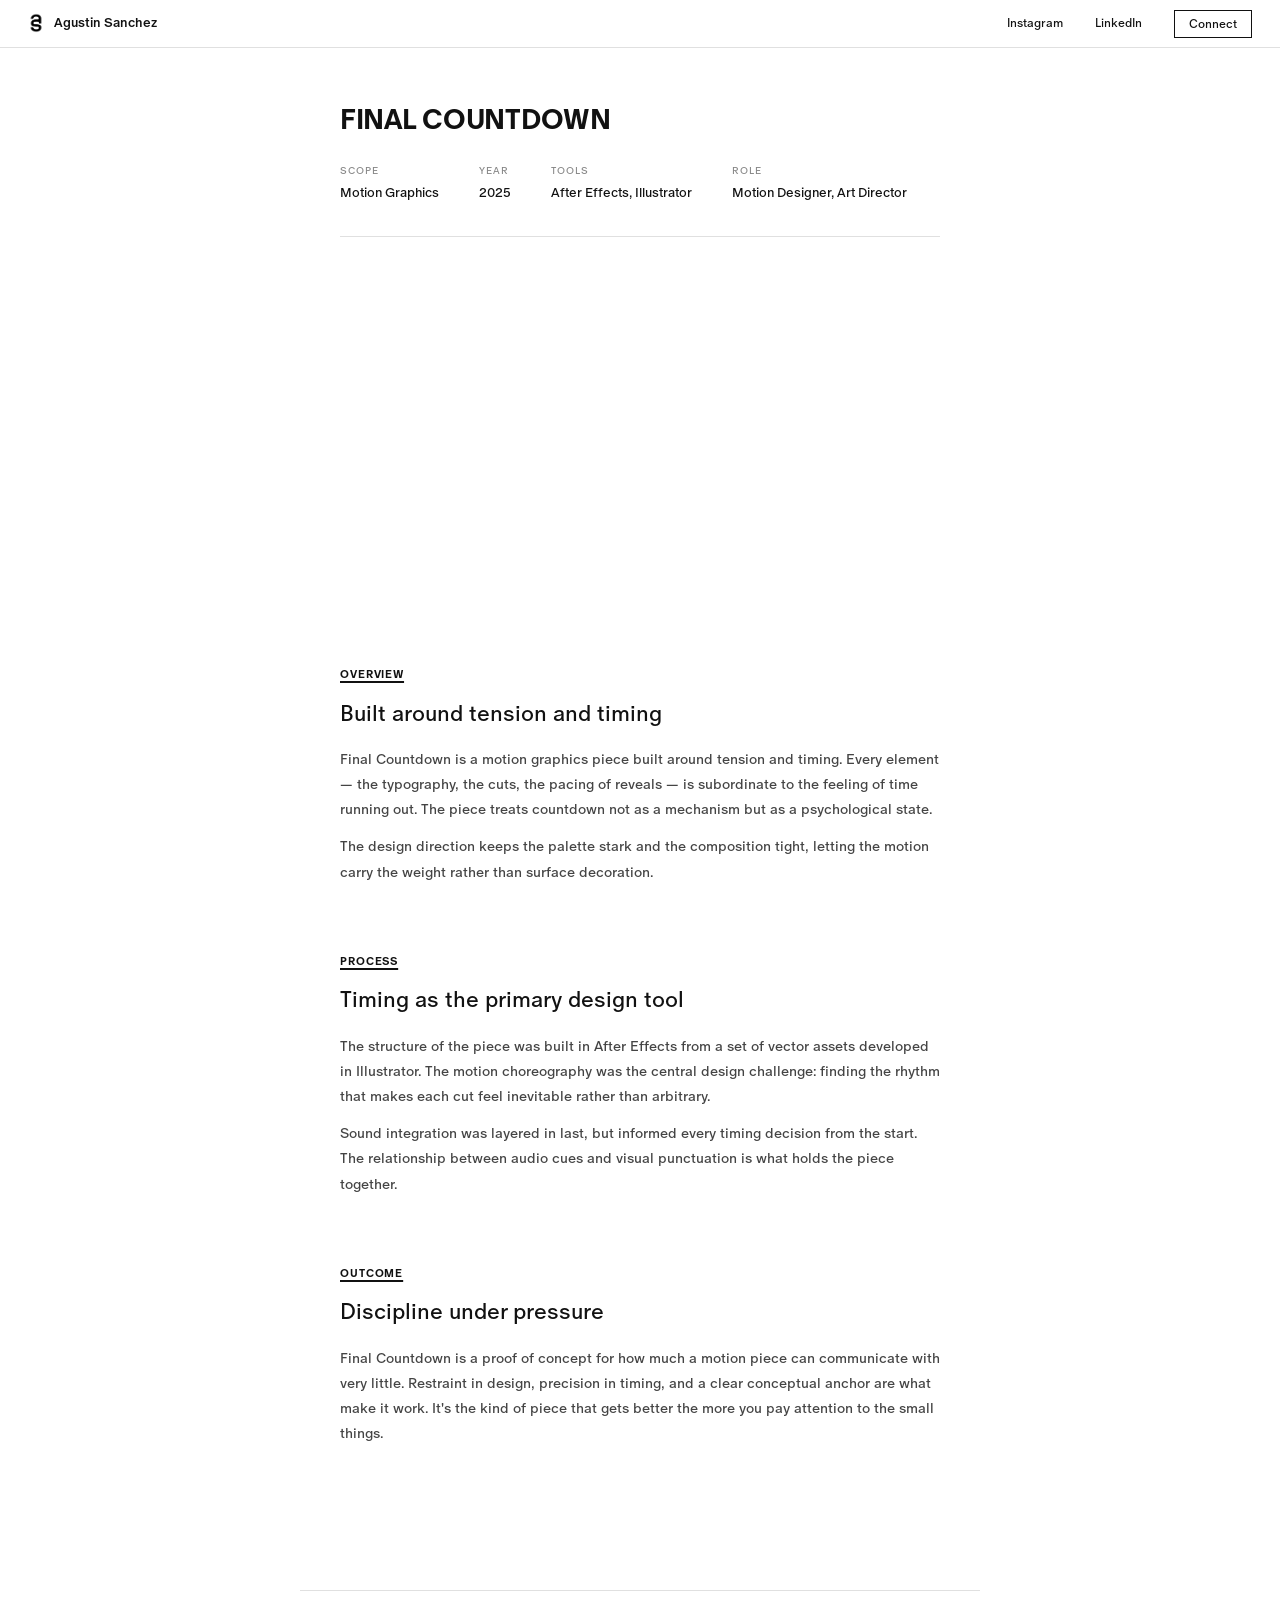
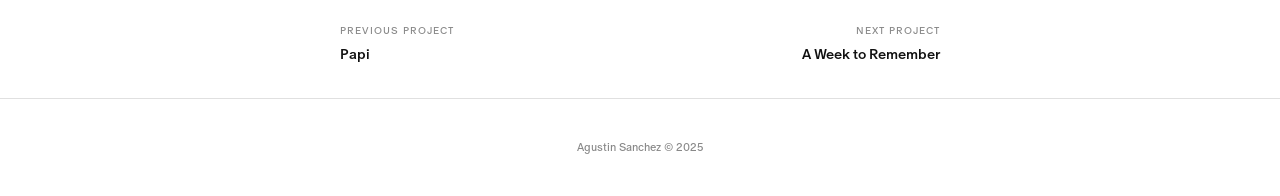
<file: pages/final-countdown.html>
<!DOCTYPE html>
<html lang="en">
<head>
  <meta charset="UTF-8" />
  <meta name="viewport" content="width=device-width, initial-scale=1.0" />
  <title>Final Countdown — Agustin Sanchez</title>
  <style>
    @font-face { font-family: 'Oracle'; src: url('../fonts/ABCOracleEdu-Thin.woff2') format('woff2'), url('../fonts/ABCOracleEdu-Thin.woff') format('woff'); font-weight: 100; font-style: normal; }
    @font-face { font-family: 'Oracle'; src: url('../fonts/ABCOracleEdu-ThinItalic.woff2') format('woff2'), url('../fonts/ABCOracleEdu-ThinItalic.woff') format('woff'); font-weight: 100; font-style: italic; }
    @font-face { font-family: 'Oracle'; src: url('../fonts/ABCOracleEdu-Light.woff2') format('woff2'), url('../fonts/ABCOracleEdu-Light.woff') format('woff'); font-weight: 300; font-style: normal; }
    @font-face { font-family: 'Oracle'; src: url('../fonts/ABCOracleEdu-LightItalic.woff2') format('woff2'), url('../fonts/ABCOracleEdu-LightItalic.woff') format('woff'); font-weight: 300; font-style: italic; }
    @font-face { font-family: 'Oracle'; src: url('../fonts/ABCOracleEdu-Regular.woff2') format('woff2'), url('../fonts/ABCOracleEdu-Regular.woff') format('woff'); font-weight: 400; font-style: normal; }
    @font-face { font-family: 'Oracle'; src: url('../fonts/ABCOracleEdu-RegularItalic.woff2') format('woff2'), url('../fonts/ABCOracleEdu-RegularItalic.woff') format('woff'); font-weight: 400; font-style: italic; }
    @font-face { font-family: 'Oracle'; src: url('../fonts/ABCOracleEdu-Book.woff2') format('woff2'), url('../fonts/ABCOracleEdu-Book.woff') format('woff'); font-weight: 450; font-style: normal; }
    @font-face { font-family: 'Oracle'; src: url('../fonts/ABCOracleEdu-BookItalic.woff2') format('woff2'), url('../fonts/ABCOracleEdu-BookItalic.woff') format('woff'); font-weight: 450; font-style: italic; }
    @font-face { font-family: 'Oracle'; src: url('../fonts/ABCOracleEdu-Medium.woff2') format('woff2'), url('../fonts/ABCOracleEdu-Medium.woff') format('woff'); font-weight: 500; font-style: normal; }
    @font-face { font-family: 'Oracle'; src: url('../fonts/ABCOracleEdu-MediumItalic.woff2') format('woff2'), url('../fonts/ABCOracleEdu-MediumItalic.woff') format('woff'); font-weight: 500; font-style: italic; }
    @font-face { font-family: 'Oracle'; src: url('../fonts/ABCOracleEdu-Bold.woff2') format('woff2'), url('../fonts/ABCOracleEdu-Bold.woff') format('woff'); font-weight: 700; font-style: normal; }
    @font-face { font-family: 'Oracle'; src: url('../fonts/ABCOracleEdu-BoldItalic.woff2') format('woff2'), url('../fonts/ABCOracleEdu-BoldItalic.woff') format('woff'); font-weight: 700; font-style: italic; }
    *, *::before, *::after { box-sizing: border-box; margin: 0; padding: 0; }
    html { -webkit-font-smoothing: antialiased; }
    a { color: inherit; text-decoration: none; }
    img { display: block; max-width: 100%; }

    :root {
      --bg:    #ffffff;
      --ink:   #111111;
      --mid:   #444444;
      --muted: #888888;
      --rule:  #e0e0e0;
      --font:  'Oracle', 'Arial Narrow', 'Helvetica Neue', sans-serif;
      --nav-h: 48px;
    }

    body { background: var(--bg); color: var(--ink); font-family: var(--font); font-size: 14px; font-weight: 400; line-height: 1.6; }

    .top-nav { position: fixed; top: 0; left: 0; right: 0; z-index: 200; height: var(--nav-h); background: var(--bg); border-bottom: 1px solid var(--rule); display: flex; align-items: center; justify-content: space-between; padding: 0 28px; }
    .top-nav__brand { display: flex; align-items: center; gap: 10px; }
    .top-nav__brand img { height: 20px; width: auto; object-fit: contain; }
    .top-nav__name { font-size: 13px; font-weight: 500; color: var(--ink); }
    .top-nav__links { display: flex; align-items: center; gap: 32px; }
    .top-nav__link { font-size: 12px; color: var(--ink); transition: opacity 0.15s; }
    .top-nav__link:hover { opacity: 0.5; }
    .top-nav__connect { font-size: 12px; color: var(--ink); border: 1px solid var(--ink); padding: 6px 14px; cursor: pointer; background: none; font-family: var(--font); transition: opacity 0.15s; }
    .top-nav__connect:hover { opacity: 0.5; }

    .modal-backdrop { display: none; position: fixed; inset: 0; z-index: 300; background: rgba(0,0,0,0.3); align-items: center; justify-content: center; }
    .modal-backdrop.open { display: flex; }
    .modal { position: relative; background: var(--bg); border: 1px solid var(--rule); padding: 40px; width: 100%; max-width: 480px; }
    .modal__close { position: absolute; top: 16px; right: 20px; font-size: 18px; color: var(--muted); cursor: pointer; background: none; border: none; font-family: var(--font); line-height: 1; padding: 0; }
    .modal__close:hover { color: var(--ink); }
    .modal__title { font-size: 18px; font-weight: 400; color: var(--ink); margin-bottom: 8px; }
    .modal__email { font-size: 12px; color: var(--muted); margin-bottom: 24px; }
    .modal__field { width: 100%; font-family: var(--font); font-size: 12px; color: var(--ink); border: 1px solid var(--rule); padding: 10px 12px; background: var(--bg); outline: none; margin-bottom: 8px; }
    .modal__field:focus { border-color: var(--ink); }
    .modal__field::placeholder { color: var(--muted); }
    textarea.modal__field { height: 120px; resize: vertical; }
    .modal__row { display: grid; grid-template-columns: 1fr 1fr; gap: 8px; margin-bottom: 8px; }
    .modal__row .modal__field { margin-bottom: 0; }
    .modal__send { width: 100%; height: 44px; margin-top: 8px; background: var(--ink); color: var(--bg); border: none; font-family: var(--font); font-size: 12px; letter-spacing: 0.1em; text-transform: uppercase; cursor: pointer; transition: opacity 0.15s; }
    .modal__send:hover { opacity: 0.75; }

    .page { padding-top: var(--nav-h); }
    .project-header { max-width: 680px; margin: 0 auto; padding: 56px 40px 0; }
    .project-header__title { font-size: 28px; font-weight: 700; text-transform: uppercase; letter-spacing: -0.01em; line-height: 1.1; color: var(--ink); margin-bottom: 28px; }
    .project-header__meta { display: flex; gap: 40px; flex-wrap: wrap; padding-bottom: 32px; border-bottom: 1px solid var(--rule); margin-bottom: 40px; }
    .project-header__meta-label { font-size: 10px; letter-spacing: 0.1em; text-transform: uppercase; color: var(--muted); margin-bottom: 4px; }
    .project-header__meta-value { font-size: 13px; color: var(--ink); }

    .project-content { max-width: 680px; margin: 0 auto; padding: 0 40px 80px; }
    .project-video { width: 100%; aspect-ratio: 16/9; display: block; border: none; margin-bottom: 48px; }
    .project-section { margin-bottom: 64px; }
    .project-section__label { font-size: 11px; font-weight: 700; letter-spacing: 0.08em; text-transform: uppercase; color: #111111; margin-bottom: 12px; display: inline-block; text-decoration: underline; text-decoration-thickness: 1.5px; text-underline-offset: 3px; text-decoration-color: #111111; }
    .project-section__heading { font-size: 22px; font-weight: 400; color: var(--ink); margin-bottom: 16px; }
    .project-section p { font-size: 14px; line-height: 1.8; color: var(--mid); margin-bottom: 12px; }
    .project-section p:last-child { margin-bottom: 0; }

    .project-nav { max-width: 680px; margin: 0 auto; padding: 32px 40px; border-top: 1px solid var(--rule); display: flex; justify-content: space-between; align-items: flex-start; }
    .project-nav__item--next { text-align: right; }
    .project-nav__label { font-size: 10px; letter-spacing: 0.1em; text-transform: uppercase; color: var(--muted); display: block; margin-bottom: 4px; }
    .project-nav__name { font-size: 14px; font-weight: 500; color: var(--ink); display: block; transition: color 0.2s; }
    .project-nav__item:hover .project-nav__name { color: var(--muted); }

    .footer { border-top: 1px solid var(--rule); padding: 40px 0; text-align: center; font-size: 11px; color: var(--muted); }

    @media (max-width: 680px) {
      .project-header, .project-content, .project-nav { padding-left: 24px; padding-right: 24px; }
      .project-header__meta { gap: 24px; }
      .top-nav__links { gap: 20px; }
    }
  </style>
</head>
<body>

  <header class="top-nav">
    <a href="../index.html" class="top-nav__brand">
      <img src="../assets/Initial-Logo.png" alt="AS" />
      <span class="top-nav__name">Agustin Sanchez</span>
    </a>
    <nav class="top-nav__links">
      <a href="https://www.instagram.com/agustindotsanchez/" target="_blank" class="top-nav__link">Instagram</a>
      <a href="https://www.linkedin.com/in/agustin---sanchez/" target="_blank" class="top-nav__link">LinkedIn</a>
      <button class="top-nav__connect" id="connect-btn">Connect</button>
    </nav>
  </header>

  <div class="modal-backdrop" id="modal-backdrop">
    <div class="modal" role="dialog" aria-modal="true" aria-label="Get in touch">
      <button class="modal__close" id="modal-close" aria-label="Close">×</button>
      <div class="modal__title">Get in touch</div>
      <div class="modal__email">agustin@agustinsanchezstudio.com</div>
      <textarea class="modal__field" id="msg" placeholder="Your message"></textarea>
      <div class="modal__row">
        <input class="modal__field" id="sender-name" type="text" placeholder="Name" />
        <input class="modal__field" id="sender-email" type="email" placeholder="Email" />
      </div>
      <button class="modal__send" id="modal-send">Send</button>
    </div>
  </div>

  <main class="page">

    <div class="project-header">
      <h1 class="project-header__title">Final Countdown</h1>
      <div class="project-header__meta">
        <div class="project-header__meta-item">
          <div class="project-header__meta-label">Scope</div>
          <div class="project-header__meta-value">Motion Graphics</div>
        </div>
        <div class="project-header__meta-item">
          <div class="project-header__meta-label">Year</div>
          <div class="project-header__meta-value">2025</div>
        </div>
        <div class="project-header__meta-item">
          <div class="project-header__meta-label">Tools</div>
          <div class="project-header__meta-value">After Effects, Illustrator</div>
        </div>
        <div class="project-header__meta-item">
          <div class="project-header__meta-label">Role</div>
          <div class="project-header__meta-value">Motion Designer, Art Director</div>
        </div>
      </div>
    </div>

    <div class="project-content">

      <iframe class="project-video"
        src="https://player.vimeo.com/video/1198889412"
        allow="autoplay; fullscreen; picture-in-picture"
        allowfullscreen>
      </iframe>

      <div class="project-section">
        <div class="project-section__label">Overview</div>
        <h2 class="project-section__heading">Built around tension and timing</h2>
        <p>Final Countdown is a motion graphics piece built around tension and timing. Every element — the typography, the cuts, the pacing of reveals — is subordinate to the feeling of time running out. The piece treats countdown not as a mechanism but as a psychological state.</p>
        <p>The design direction keeps the palette stark and the composition tight, letting the motion carry the weight rather than surface decoration.</p>
      </div>

      <div class="project-section">
        <div class="project-section__label">Process</div>
        <h2 class="project-section__heading">Timing as the primary design tool</h2>
        <p>The structure of the piece was built in After Effects from a set of vector assets developed in Illustrator. The motion choreography was the central design challenge: finding the rhythm that makes each cut feel inevitable rather than arbitrary.</p>
        <p>Sound integration was layered in last, but informed every timing decision from the start. The relationship between audio cues and visual punctuation is what holds the piece together.</p>
      </div>

      <div class="project-section">
        <div class="project-section__label">Outcome</div>
        <h2 class="project-section__heading">Discipline under pressure</h2>
        <p>Final Countdown is a proof of concept for how much a motion piece can communicate with very little. Restraint in design, precision in timing, and a clear conceptual anchor are what make it work. It's the kind of piece that gets better the more you pay attention to the small things.</p>
      </div>

    </div>

    <nav class="project-nav">
      <a href="papi.html" class="project-nav__item">
        <span class="project-nav__label">Previous Project</span>
        <span class="project-nav__name">Papi</span>
      </a>
      <a href="week-to-remember.html" class="project-nav__item project-nav__item--next">
        <span class="project-nav__label">Next Project</span>
        <span class="project-nav__name">A Week to Remember</span>
      </a>
    </nav>

  </main>

  <footer class="footer">Agustin Sanchez &copy; 2025</footer>

  <script>
    const backdrop   = document.getElementById('modal-backdrop');
    const connectBtn = document.getElementById('connect-btn');
    const closeBtn   = document.getElementById('modal-close');
    const sendBtn    = document.getElementById('modal-send');
    function openModal()  { backdrop.classList.add('open'); }
    function closeModal() { backdrop.classList.remove('open'); }
    connectBtn.addEventListener('click', openModal);
    closeBtn.addEventListener('click', closeModal);
    backdrop.addEventListener('click', function(e) { if (e.target === backdrop) closeModal(); });
    document.addEventListener('keydown', function(e) { if (e.key === 'Escape') closeModal(); });
    sendBtn.addEventListener('click', function() {
      var msg   = document.getElementById('msg').value;
      var name  = document.getElementById('sender-name').value;
      var email = document.getElementById('sender-email').value;
      var body  = encodeURIComponent((name ? 'From: '+name+'\n' : '')+(email ? 'Email: '+email+'\n\n' : '\n')+msg);
      window.location.href = 'mailto:agustin@agustinsanchezstudio.com?subject=Portfolio%20Inquiry&body='+body;
    });
  </script>

</body>
</html>
</file>
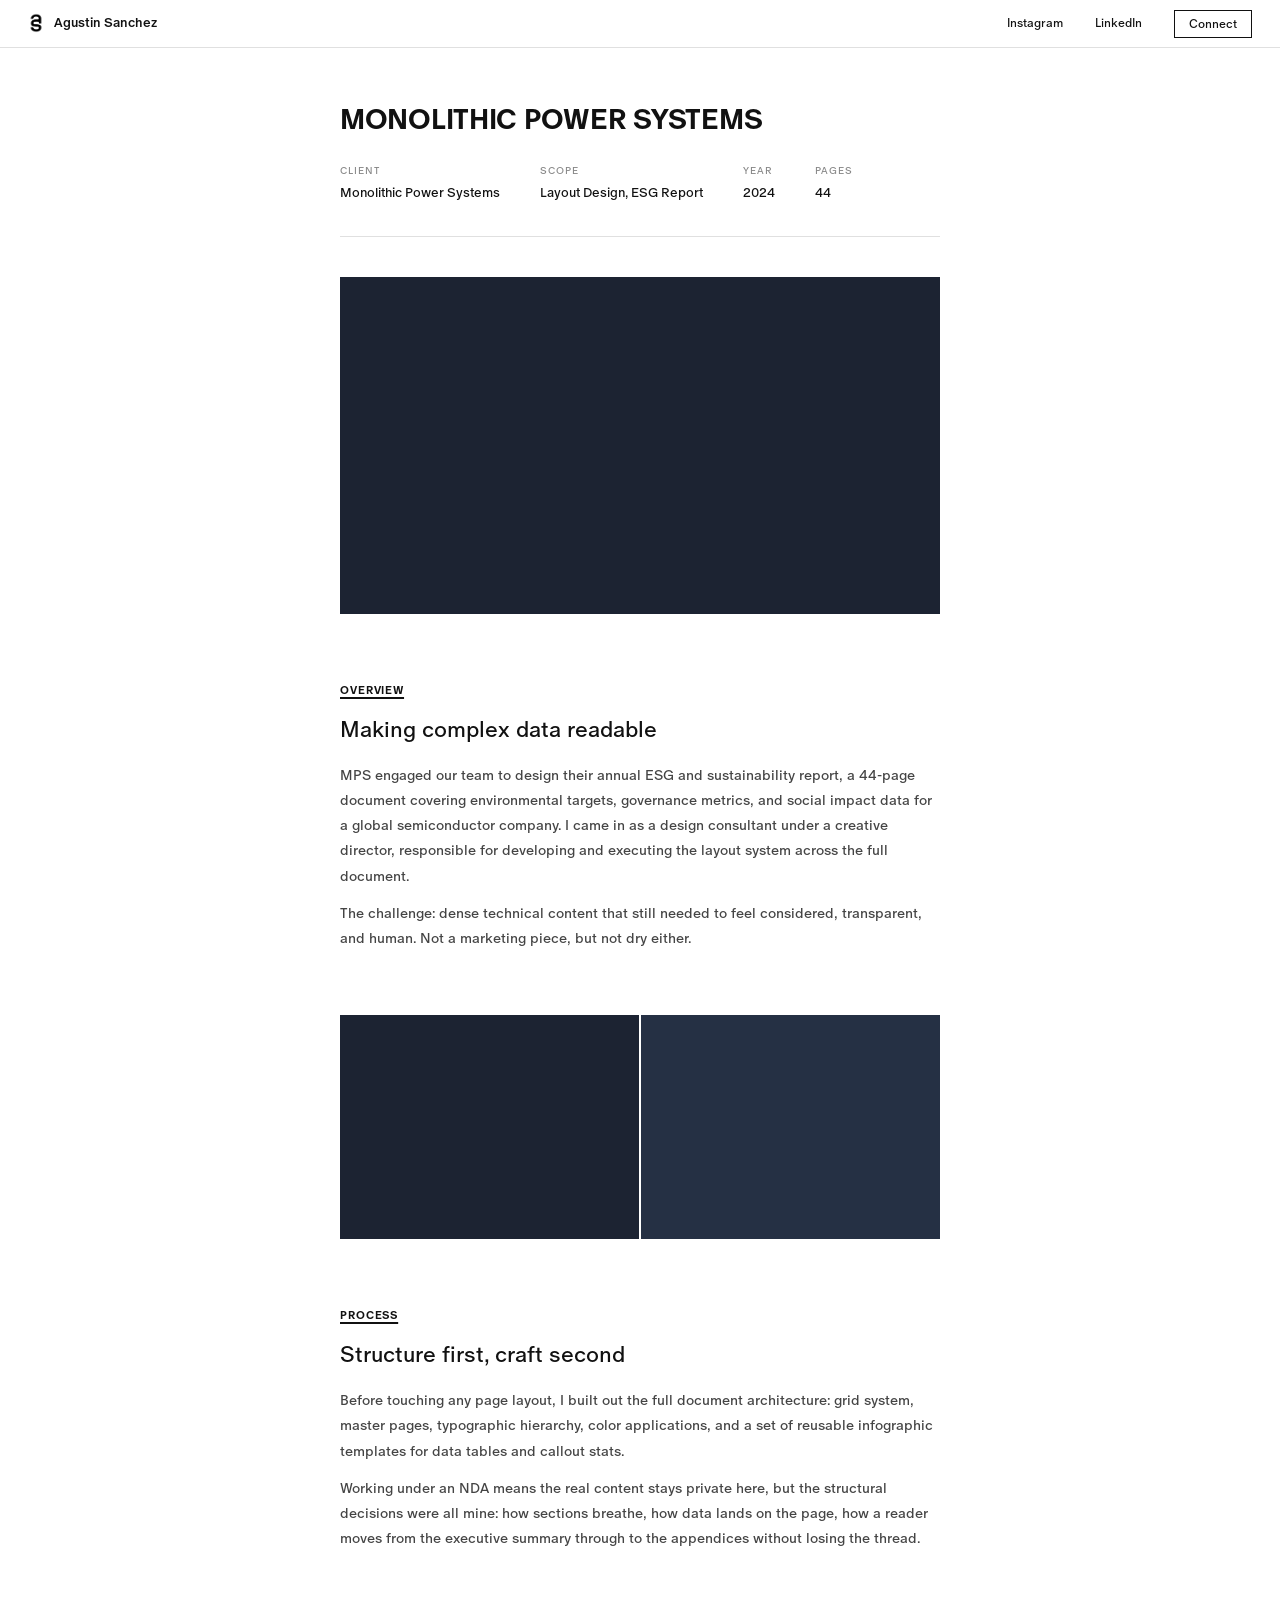
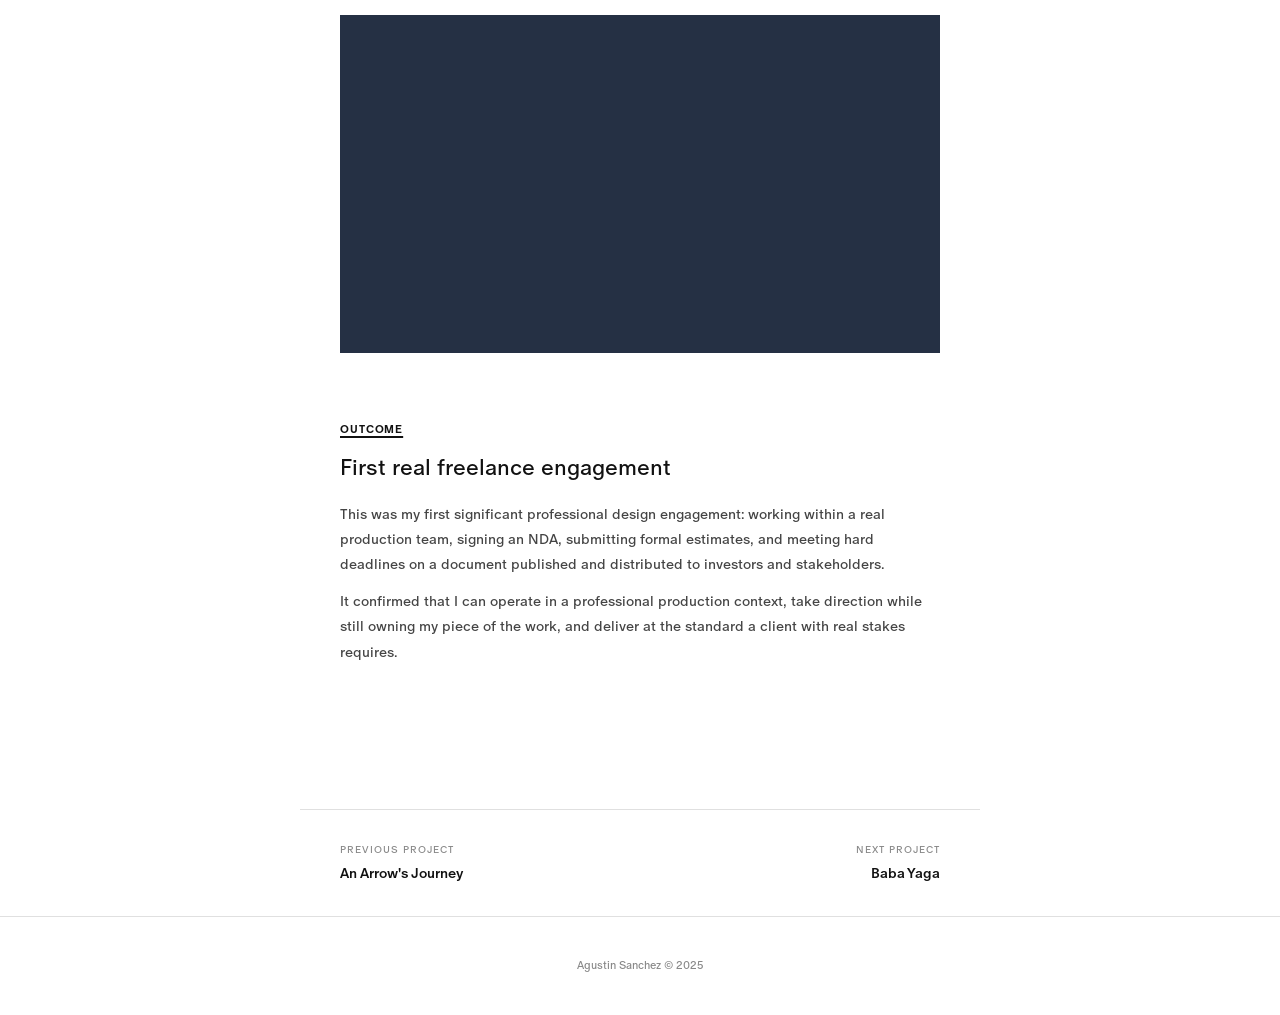
<file: pages/mps.html>
<!DOCTYPE html>
<html lang="en">
<head>
  <meta charset="UTF-8" />
  <meta name="viewport" content="width=device-width, initial-scale=1.0" />
  <title>MPS ESG Report — Agustin Sanchez</title>
  <style>
    @font-face { font-family: 'Oracle'; src: url('../fonts/ABCOracleEdu-Thin.woff2') format('woff2'), url('../fonts/ABCOracleEdu-Thin.woff') format('woff'); font-weight: 100; font-style: normal; }
    @font-face { font-family: 'Oracle'; src: url('../fonts/ABCOracleEdu-ThinItalic.woff2') format('woff2'), url('../fonts/ABCOracleEdu-ThinItalic.woff') format('woff'); font-weight: 100; font-style: italic; }
    @font-face { font-family: 'Oracle'; src: url('../fonts/ABCOracleEdu-Light.woff2') format('woff2'), url('../fonts/ABCOracleEdu-Light.woff') format('woff'); font-weight: 300; font-style: normal; }
    @font-face { font-family: 'Oracle'; src: url('../fonts/ABCOracleEdu-LightItalic.woff2') format('woff2'), url('../fonts/ABCOracleEdu-LightItalic.woff') format('woff'); font-weight: 300; font-style: italic; }
    @font-face { font-family: 'Oracle'; src: url('../fonts/ABCOracleEdu-Regular.woff2') format('woff2'), url('../fonts/ABCOracleEdu-Regular.woff') format('woff'); font-weight: 400; font-style: normal; }
    @font-face { font-family: 'Oracle'; src: url('../fonts/ABCOracleEdu-RegularItalic.woff2') format('woff2'), url('../fonts/ABCOracleEdu-RegularItalic.woff') format('woff'); font-weight: 400; font-style: italic; }
    @font-face { font-family: 'Oracle'; src: url('../fonts/ABCOracleEdu-Book.woff2') format('woff2'), url('../fonts/ABCOracleEdu-Book.woff') format('woff'); font-weight: 450; font-style: normal; }
    @font-face { font-family: 'Oracle'; src: url('../fonts/ABCOracleEdu-BookItalic.woff2') format('woff2'), url('../fonts/ABCOracleEdu-BookItalic.woff') format('woff'); font-weight: 450; font-style: italic; }
    @font-face { font-family: 'Oracle'; src: url('../fonts/ABCOracleEdu-Medium.woff2') format('woff2'), url('../fonts/ABCOracleEdu-Medium.woff') format('woff'); font-weight: 500; font-style: normal; }
    @font-face { font-family: 'Oracle'; src: url('../fonts/ABCOracleEdu-MediumItalic.woff2') format('woff2'), url('../fonts/ABCOracleEdu-MediumItalic.woff') format('woff'); font-weight: 500; font-style: italic; }
    @font-face { font-family: 'Oracle'; src: url('../fonts/ABCOracleEdu-Bold.woff2') format('woff2'), url('../fonts/ABCOracleEdu-Bold.woff') format('woff'); font-weight: 700; font-style: normal; }
    @font-face { font-family: 'Oracle'; src: url('../fonts/ABCOracleEdu-BoldItalic.woff2') format('woff2'), url('../fonts/ABCOracleEdu-BoldItalic.woff') format('woff'); font-weight: 700; font-style: italic; }
    *, *::before, *::after { box-sizing: border-box; margin: 0; padding: 0; }
    html { -webkit-font-smoothing: antialiased; }
    a { color: inherit; text-decoration: none; }
    img { display: block; max-width: 100%; }

    :root {
      --bg:    #ffffff;
      --ink:   #111111;
      --mid:   #444444;
      --muted: #888888;
      --rule:  #e0e0e0;
      --font:  'Oracle', 'Arial Narrow', 'Helvetica Neue', sans-serif;
      --nav-h: 48px;
    }

    body {
      background: var(--bg);
      color: var(--ink);
      font-family: var(--font);
      font-size: 14px;
      font-weight: 400;
      line-height: 1.6;
    }

    /* ── Top nav ── */
    .top-nav {
      position: fixed;
      top: 0; left: 0; right: 0;
      z-index: 200;
      height: var(--nav-h);
      background: var(--bg);
      border-bottom: 1px solid var(--rule);
      display: flex;
      align-items: center;
      justify-content: space-between;
      padding: 0 28px;
    }
    .top-nav__brand { display: flex; align-items: center; gap: 10px; }
    .top-nav__brand img { height: 20px; width: auto; object-fit: contain; }
    .top-nav__name { font-size: 13px; font-weight: 500; color: var(--ink); }
    .top-nav__links { display: flex; align-items: center; gap: 32px; }
    .top-nav__link { font-size: 12px; color: var(--ink); transition: opacity 0.15s; }
    .top-nav__link:hover { opacity: 0.5; }
    .top-nav__connect {
      font-size: 12px; color: var(--ink); border: 1px solid var(--ink);
      padding: 6px 14px; cursor: pointer; background: none;
      font-family: var(--font); transition: opacity 0.15s;
    }
    .top-nav__connect:hover { opacity: 0.5; }

    /* ── Modal ── */
    .modal-backdrop {
      display: none; position: fixed; inset: 0; z-index: 300;
      background: rgba(0,0,0,0.3); align-items: center; justify-content: center;
    }
    .modal-backdrop.open { display: flex; }
    .modal {
      position: relative; background: var(--bg); border: 1px solid var(--rule);
      padding: 40px; width: 100%; max-width: 480px;
    }
    .modal__close {
      position: absolute; top: 16px; right: 20px; font-size: 18px;
      color: var(--muted); cursor: pointer; background: none; border: none;
      font-family: var(--font); line-height: 1; padding: 0;
    }
    .modal__close:hover { color: var(--ink); }
    .modal__title { font-size: 18px; font-weight: 400; color: var(--ink); margin-bottom: 8px; }
    .modal__email { font-size: 12px; color: var(--muted); margin-bottom: 24px; }
    .modal__field {
      width: 100%; font-family: var(--font); font-size: 12px; color: var(--ink);
      border: 1px solid var(--rule); padding: 10px 12px; background: var(--bg);
      outline: none; margin-bottom: 8px;
    }
    .modal__field:focus { border-color: var(--ink); }
    .modal__field::placeholder { color: var(--muted); }
    textarea.modal__field { height: 120px; resize: vertical; }
    .modal__row { display: grid; grid-template-columns: 1fr 1fr; gap: 8px; margin-bottom: 8px; }
    .modal__row .modal__field { margin-bottom: 0; }
    .modal__send {
      width: 100%; height: 44px; margin-top: 8px; background: var(--ink);
      color: var(--bg); border: none; font-family: var(--font); font-size: 12px;
      letter-spacing: 0.1em; text-transform: uppercase; cursor: pointer; transition: opacity 0.15s;
    }
    .modal__send:hover { opacity: 0.75; }

    /* ── Page ── */
    .page { padding-top: var(--nav-h); }

    /* ── Project header ── */
    .project-header {
      max-width: 680px; margin: 0 auto; padding: 56px 40px 0;
    }
    .project-header__title {
      font-size: 28px; font-weight: 700; text-transform: uppercase;
      letter-spacing: -0.01em; line-height: 1.1; color: var(--ink); margin-bottom: 28px;
    }
    .project-header__meta {
      display: flex; gap: 40px; flex-wrap: wrap;
      padding-bottom: 32px; border-bottom: 1px solid var(--rule); margin-bottom: 40px;
    }
    .project-header__meta-label {
      font-size: 10px; letter-spacing: 0.1em; text-transform: uppercase;
      color: var(--muted); margin-bottom: 4px;
    }
    .project-header__meta-value { font-size: 13px; color: var(--ink); }

    /* ── Content ── */
    .project-content { max-width: 680px; margin: 0 auto; padding: 0 40px 80px; }
    .project-section { margin-bottom: 64px; }
    .project-section__label {
      font-size: 11px; font-weight: 700; letter-spacing: 0.08em; text-transform: uppercase;
      color: #111111; margin-bottom: 12px; display: inline-block;
      text-decoration: underline; text-decoration-thickness: 1.5px;
      text-underline-offset: 3px; text-decoration-color: #111111;
    }
    .project-section__heading {
      font-size: 22px; font-weight: 400; color: var(--ink); margin-bottom: 16px;
    }
    .project-section p {
      font-size: 14px; line-height: 1.8; color: var(--mid); margin-bottom: 12px;
    }
    .project-section p:last-child { margin-bottom: 0; }

    /* ── Image areas ── */
    .img-full { width: 100%; aspect-ratio: 16/9; margin-bottom: 64px; }
    .img-grid-2 { display: grid; grid-template-columns: 1fr 1fr; gap: 2px; margin-bottom: 64px; }
    .img-grid-2 .img-placeholder { aspect-ratio: 4/3; }

    /* ── Prev/next ── */
    .project-nav {
      max-width: 680px; margin: 0 auto; padding: 32px 40px;
      border-top: 1px solid var(--rule); display: flex;
      justify-content: space-between; align-items: flex-start;
    }
    .project-nav__item--next { text-align: right; }
    .project-nav__label {
      font-size: 10px; letter-spacing: 0.1em; text-transform: uppercase;
      color: var(--muted); display: block; margin-bottom: 4px;
    }
    .project-nav__name {
      font-size: 14px; font-weight: 500; color: var(--ink);
      display: block; transition: color 0.2s;
    }
    .project-nav__item:hover .project-nav__name { color: var(--muted); }

    /* ── Footer ── */
    .footer {
      border-top: 1px solid var(--rule); padding: 40px 0;
      text-align: center; font-size: 11px; color: var(--muted);
    }

    @media (max-width: 680px) {
      .project-header, .project-content, .project-nav { padding-left: 24px; padding-right: 24px; }
      .project-header__meta { gap: 24px; }
      .img-grid-2 { grid-template-columns: 1fr; }
      .top-nav__links { gap: 20px; }
    }
  </style>
</head>
<body>

  <header class="top-nav">
    <a href="../index.html" class="top-nav__brand">
      <img src="../assets/Initial-Logo.png" alt="AS" />
      <span class="top-nav__name">Agustin Sanchez</span>
    </a>
    <nav class="top-nav__links">
      <a href="https://www.instagram.com/agustindotsanchez/" target="_blank" class="top-nav__link">Instagram</a>
      <a href="https://www.linkedin.com/in/agustin---sanchez/" target="_blank" class="top-nav__link">LinkedIn</a>
      <button class="top-nav__connect" id="connect-btn">Connect</button>
    </nav>
  </header>

  <div class="modal-backdrop" id="modal-backdrop">
    <div class="modal" role="dialog" aria-modal="true" aria-label="Get in touch">
      <button class="modal__close" id="modal-close" aria-label="Close">×</button>
      <div class="modal__title">Get in touch</div>
      <div class="modal__email">agustin@agustinsanchezstudio.com</div>
      <textarea class="modal__field" id="msg" placeholder="Your message"></textarea>
      <div class="modal__row">
        <input class="modal__field" id="sender-name" type="text" placeholder="Name" />
        <input class="modal__field" id="sender-email" type="email" placeholder="Email" />
      </div>
      <button class="modal__send" id="modal-send">Send</button>
    </div>
  </div>

  <main class="page">

    <div class="project-header">
      <h1 class="project-header__title">Monolithic Power Systems</h1>
      <div class="project-header__meta">
        <div class="project-header__meta-item">
          <div class="project-header__meta-label">Client</div>
          <div class="project-header__meta-value">Monolithic Power Systems</div>
        </div>
        <div class="project-header__meta-item">
          <div class="project-header__meta-label">Scope</div>
          <div class="project-header__meta-value">Layout Design, ESG Report</div>
        </div>
        <div class="project-header__meta-item">
          <div class="project-header__meta-label">Year</div>
          <div class="project-header__meta-value">2024</div>
        </div>
        <div class="project-header__meta-item">
          <div class="project-header__meta-label">Pages</div>
          <div class="project-header__meta-value">44</div>
        </div>
      </div>
    </div>

    <div class="project-content">

      <div class="img-full" style="background:#1C2332;"></div>

      <div class="project-section">
        <div class="project-section__label">Overview</div>
        <h2 class="project-section__heading">Making complex data readable</h2>
        <p>MPS engaged our team to design their annual ESG and sustainability report, a 44-page document covering environmental targets, governance metrics, and social impact data for a global semiconductor company. I came in as a design consultant under a creative director, responsible for developing and executing the layout system across the full document.</p>
        <p>The challenge: dense technical content that still needed to feel considered, transparent, and human. Not a marketing piece, but not dry either.</p>
      </div>

      <div class="img-grid-2">
        <div class="img-placeholder" style="background:#1C2332;"></div>
        <div class="img-placeholder" style="background:#253044;"></div>
      </div>

      <div class="project-section">
        <div class="project-section__label">Process</div>
        <h2 class="project-section__heading">Structure first, craft second</h2>
        <p>Before touching any page layout, I built out the full document architecture: grid system, master pages, typographic hierarchy, color applications, and a set of reusable infographic templates for data tables and callout stats.</p>
        <p>Working under an NDA means the real content stays private here, but the structural decisions were all mine: how sections breathe, how data lands on the page, how a reader moves from the executive summary through to the appendices without losing the thread.</p>
      </div>

      <div class="img-full" style="background:#253044;"></div>

      <div class="project-section">
        <div class="project-section__label">Outcome</div>
        <h2 class="project-section__heading">First real freelance engagement</h2>
        <p>This was my first significant professional design engagement: working within a real production team, signing an NDA, submitting formal estimates, and meeting hard deadlines on a document published and distributed to investors and stakeholders.</p>
        <p>It confirmed that I can operate in a professional production context, take direction while still owning my piece of the work, and deliver at the standard a client with real stakes requires.</p>
      </div>

    </div>

    <nav class="project-nav">
      <a href="arrows-journey.html" class="project-nav__item">
        <span class="project-nav__label">Previous Project</span>
        <span class="project-nav__name">An Arrow's Journey</span>
      </a>
      <a href="baba-yaga.html" class="project-nav__item project-nav__item--next">
        <span class="project-nav__label">Next Project</span>
        <span class="project-nav__name">Baba Yaga</span>
      </a>
    </nav>

  </main>

  <footer class="footer">Agustin Sanchez &copy; 2025</footer>

  <script>
    const backdrop   = document.getElementById('modal-backdrop');
    const connectBtn = document.getElementById('connect-btn');
    const closeBtn   = document.getElementById('modal-close');
    const sendBtn    = document.getElementById('modal-send');
    function openModal()  { backdrop.classList.add('open'); }
    function closeModal() { backdrop.classList.remove('open'); }
    connectBtn.addEventListener('click', openModal);
    closeBtn.addEventListener('click', closeModal);
    backdrop.addEventListener('click', function(e) { if (e.target === backdrop) closeModal(); });
    document.addEventListener('keydown', function(e) { if (e.key === 'Escape') closeModal(); });
    sendBtn.addEventListener('click', function() {
      var msg   = document.getElementById('msg').value;
      var name  = document.getElementById('sender-name').value;
      var email = document.getElementById('sender-email').value;
      var body  = encodeURIComponent((name ? 'From: '+name+'\n' : '')+(email ? 'Email: '+email+'\n\n' : '\n')+msg);
      window.location.href = 'mailto:agustin@agustinsanchezstudio.com?subject=Portfolio%20Inquiry&body='+body;
    });
  </script>

</body>
</html>
</file>
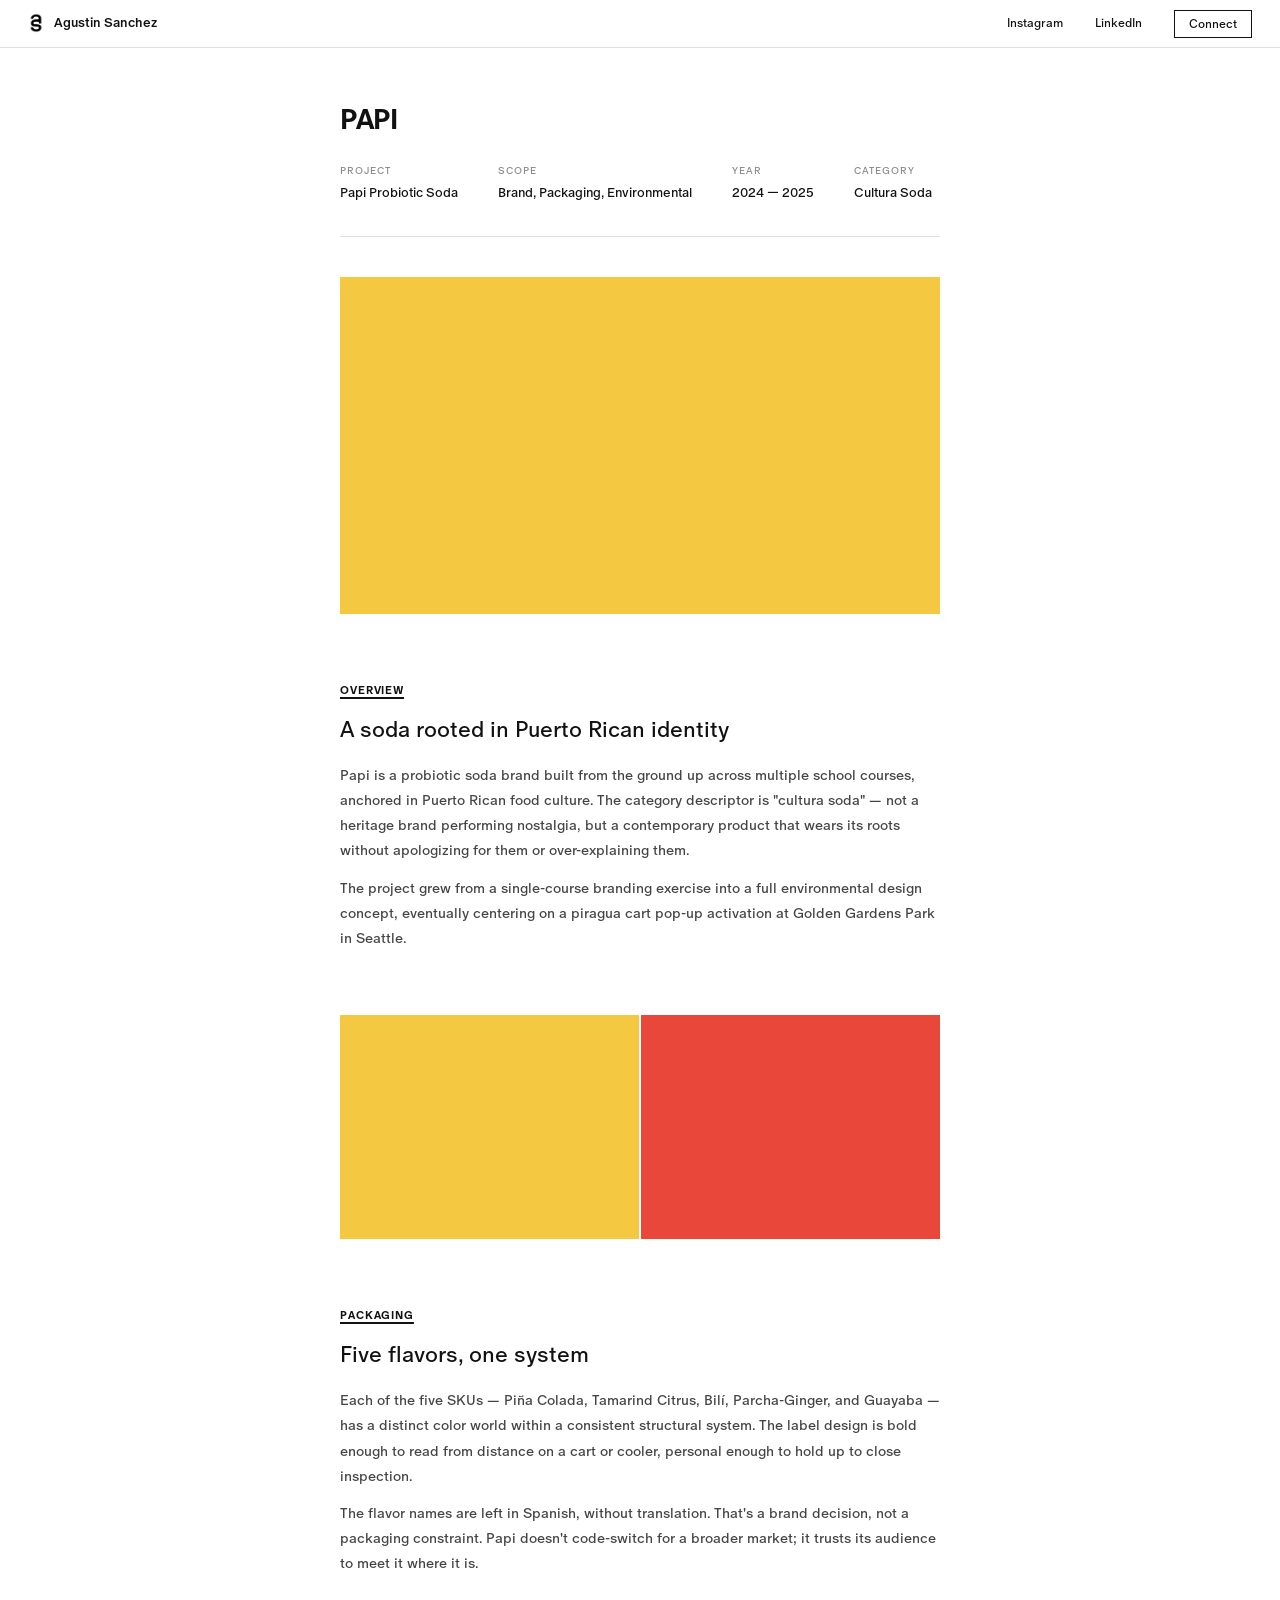
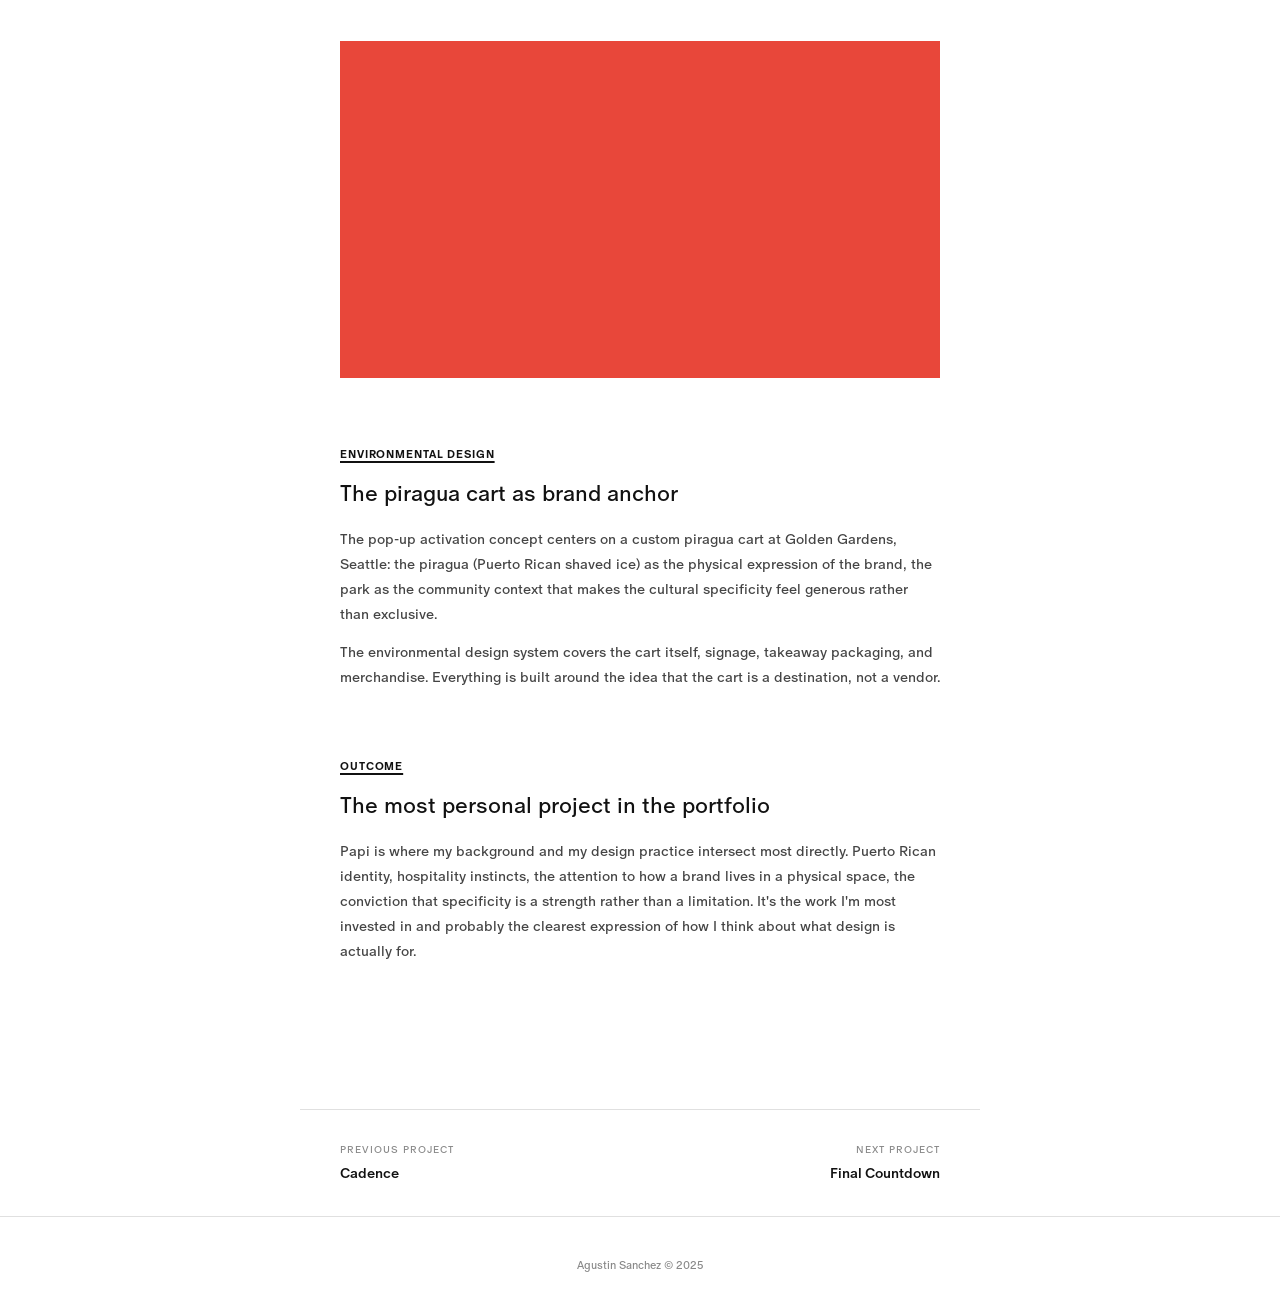
<file: pages/papi.html>
<!DOCTYPE html>
<html lang="en">
<head>
  <meta charset="UTF-8" />
  <meta name="viewport" content="width=device-width, initial-scale=1.0" />
  <title>Papi — Agustin Sanchez</title>
  <style>
    @font-face { font-family: 'Oracle'; src: url('../fonts/ABCOracleEdu-Thin.woff2') format('woff2'), url('../fonts/ABCOracleEdu-Thin.woff') format('woff'); font-weight: 100; font-style: normal; }
    @font-face { font-family: 'Oracle'; src: url('../fonts/ABCOracleEdu-ThinItalic.woff2') format('woff2'), url('../fonts/ABCOracleEdu-ThinItalic.woff') format('woff'); font-weight: 100; font-style: italic; }
    @font-face { font-family: 'Oracle'; src: url('../fonts/ABCOracleEdu-Light.woff2') format('woff2'), url('../fonts/ABCOracleEdu-Light.woff') format('woff'); font-weight: 300; font-style: normal; }
    @font-face { font-family: 'Oracle'; src: url('../fonts/ABCOracleEdu-LightItalic.woff2') format('woff2'), url('../fonts/ABCOracleEdu-LightItalic.woff') format('woff'); font-weight: 300; font-style: italic; }
    @font-face { font-family: 'Oracle'; src: url('../fonts/ABCOracleEdu-Regular.woff2') format('woff2'), url('../fonts/ABCOracleEdu-Regular.woff') format('woff'); font-weight: 400; font-style: normal; }
    @font-face { font-family: 'Oracle'; src: url('../fonts/ABCOracleEdu-RegularItalic.woff2') format('woff2'), url('../fonts/ABCOracleEdu-RegularItalic.woff') format('woff'); font-weight: 400; font-style: italic; }
    @font-face { font-family: 'Oracle'; src: url('../fonts/ABCOracleEdu-Book.woff2') format('woff2'), url('../fonts/ABCOracleEdu-Book.woff') format('woff'); font-weight: 450; font-style: normal; }
    @font-face { font-family: 'Oracle'; src: url('../fonts/ABCOracleEdu-BookItalic.woff2') format('woff2'), url('../fonts/ABCOracleEdu-BookItalic.woff') format('woff'); font-weight: 450; font-style: italic; }
    @font-face { font-family: 'Oracle'; src: url('../fonts/ABCOracleEdu-Medium.woff2') format('woff2'), url('../fonts/ABCOracleEdu-Medium.woff') format('woff'); font-weight: 500; font-style: normal; }
    @font-face { font-family: 'Oracle'; src: url('../fonts/ABCOracleEdu-MediumItalic.woff2') format('woff2'), url('../fonts/ABCOracleEdu-MediumItalic.woff') format('woff'); font-weight: 500; font-style: italic; }
    @font-face { font-family: 'Oracle'; src: url('../fonts/ABCOracleEdu-Bold.woff2') format('woff2'), url('../fonts/ABCOracleEdu-Bold.woff') format('woff'); font-weight: 700; font-style: normal; }
    @font-face { font-family: 'Oracle'; src: url('../fonts/ABCOracleEdu-BoldItalic.woff2') format('woff2'), url('../fonts/ABCOracleEdu-BoldItalic.woff') format('woff'); font-weight: 700; font-style: italic; }
    *, *::before, *::after { box-sizing: border-box; margin: 0; padding: 0; }
    html { -webkit-font-smoothing: antialiased; }
    a { color: inherit; text-decoration: none; }
    img { display: block; max-width: 100%; }

    :root {
      --bg:    #ffffff;
      --ink:   #111111;
      --mid:   #444444;
      --muted: #888888;
      --rule:  #e0e0e0;
      --font:  'Oracle', 'Arial Narrow', 'Helvetica Neue', sans-serif;
      --nav-h: 48px;
    }

    body { background: var(--bg); color: var(--ink); font-family: var(--font); font-size: 14px; font-weight: 400; line-height: 1.6; }

    .top-nav { position: fixed; top: 0; left: 0; right: 0; z-index: 200; height: var(--nav-h); background: var(--bg); border-bottom: 1px solid var(--rule); display: flex; align-items: center; justify-content: space-between; padding: 0 28px; }
    .top-nav__brand { display: flex; align-items: center; gap: 10px; }
    .top-nav__brand img { height: 20px; width: auto; object-fit: contain; }
    .top-nav__name { font-size: 13px; font-weight: 500; color: var(--ink); }
    .top-nav__links { display: flex; align-items: center; gap: 32px; }
    .top-nav__link { font-size: 12px; color: var(--ink); transition: opacity 0.15s; }
    .top-nav__link:hover { opacity: 0.5; }
    .top-nav__connect { font-size: 12px; color: var(--ink); border: 1px solid var(--ink); padding: 6px 14px; cursor: pointer; background: none; font-family: var(--font); transition: opacity 0.15s; }
    .top-nav__connect:hover { opacity: 0.5; }

    .modal-backdrop { display: none; position: fixed; inset: 0; z-index: 300; background: rgba(0,0,0,0.3); align-items: center; justify-content: center; }
    .modal-backdrop.open { display: flex; }
    .modal { position: relative; background: var(--bg); border: 1px solid var(--rule); padding: 40px; width: 100%; max-width: 480px; }
    .modal__close { position: absolute; top: 16px; right: 20px; font-size: 18px; color: var(--muted); cursor: pointer; background: none; border: none; font-family: var(--font); line-height: 1; padding: 0; }
    .modal__close:hover { color: var(--ink); }
    .modal__title { font-size: 18px; font-weight: 400; color: var(--ink); margin-bottom: 8px; }
    .modal__email { font-size: 12px; color: var(--muted); margin-bottom: 24px; }
    .modal__field { width: 100%; font-family: var(--font); font-size: 12px; color: var(--ink); border: 1px solid var(--rule); padding: 10px 12px; background: var(--bg); outline: none; margin-bottom: 8px; }
    .modal__field:focus { border-color: var(--ink); }
    .modal__field::placeholder { color: var(--muted); }
    textarea.modal__field { height: 120px; resize: vertical; }
    .modal__row { display: grid; grid-template-columns: 1fr 1fr; gap: 8px; margin-bottom: 8px; }
    .modal__row .modal__field { margin-bottom: 0; }
    .modal__send { width: 100%; height: 44px; margin-top: 8px; background: var(--ink); color: var(--bg); border: none; font-family: var(--font); font-size: 12px; letter-spacing: 0.1em; text-transform: uppercase; cursor: pointer; transition: opacity 0.15s; }
    .modal__send:hover { opacity: 0.75; }

    .page { padding-top: var(--nav-h); }
    .project-header { max-width: 680px; margin: 0 auto; padding: 56px 40px 0; }
    .project-header__title { font-size: 28px; font-weight: 700; text-transform: uppercase; letter-spacing: -0.01em; line-height: 1.1; color: var(--ink); margin-bottom: 28px; }
    .project-header__meta { display: flex; gap: 40px; flex-wrap: wrap; padding-bottom: 32px; border-bottom: 1px solid var(--rule); margin-bottom: 40px; }
    .project-header__meta-label { font-size: 10px; letter-spacing: 0.1em; text-transform: uppercase; color: var(--muted); margin-bottom: 4px; }
    .project-header__meta-value { font-size: 13px; color: var(--ink); }

    .project-content { max-width: 680px; margin: 0 auto; padding: 0 40px 80px; }
    .project-section { margin-bottom: 64px; }
    .project-section__label { font-size: 11px; font-weight: 700; letter-spacing: 0.08em; text-transform: uppercase; color: #111111; margin-bottom: 12px; display: inline-block; text-decoration: underline; text-decoration-thickness: 1.5px; text-underline-offset: 3px; text-decoration-color: #111111; }
    .project-section__heading { font-size: 22px; font-weight: 400; color: var(--ink); margin-bottom: 16px; }
    .project-section p { font-size: 14px; line-height: 1.8; color: var(--mid); margin-bottom: 12px; }
    .project-section p:last-child { margin-bottom: 0; }

    .img-full { width: 100%; aspect-ratio: 16/9; margin-bottom: 64px; }
    .img-grid-2 { display: grid; grid-template-columns: 1fr 1fr; gap: 2px; margin-bottom: 64px; }
    .img-grid-2 .img-placeholder { aspect-ratio: 4/3; }

    .project-nav { max-width: 680px; margin: 0 auto; padding: 32px 40px; border-top: 1px solid var(--rule); display: flex; justify-content: space-between; align-items: flex-start; }
    .project-nav__item--next { text-align: right; }
    .project-nav__label { font-size: 10px; letter-spacing: 0.1em; text-transform: uppercase; color: var(--muted); display: block; margin-bottom: 4px; }
    .project-nav__name { font-size: 14px; font-weight: 500; color: var(--ink); display: block; transition: color 0.2s; }
    .project-nav__item:hover .project-nav__name { color: var(--muted); }

    .footer { border-top: 1px solid var(--rule); padding: 40px 0; text-align: center; font-size: 11px; color: var(--muted); }

    @media (max-width: 680px) {
      .project-header, .project-content, .project-nav { padding-left: 24px; padding-right: 24px; }
      .project-header__meta { gap: 24px; }
      .img-grid-2 { grid-template-columns: 1fr; }
      .top-nav__links { gap: 20px; }
    }
  </style>
</head>
<body>

  <header class="top-nav">
    <a href="../index.html" class="top-nav__brand">
      <img src="../assets/Initial-Logo.png" alt="AS" />
      <span class="top-nav__name">Agustin Sanchez</span>
    </a>
    <nav class="top-nav__links">
      <a href="https://www.instagram.com/agustindotsanchez/" target="_blank" class="top-nav__link">Instagram</a>
      <a href="https://www.linkedin.com/in/agustin---sanchez/" target="_blank" class="top-nav__link">LinkedIn</a>
      <button class="top-nav__connect" id="connect-btn">Connect</button>
    </nav>
  </header>

  <div class="modal-backdrop" id="modal-backdrop">
    <div class="modal" role="dialog" aria-modal="true" aria-label="Get in touch">
      <button class="modal__close" id="modal-close" aria-label="Close">×</button>
      <div class="modal__title">Get in touch</div>
      <div class="modal__email">agustin@agustinsanchezstudio.com</div>
      <textarea class="modal__field" id="msg" placeholder="Your message"></textarea>
      <div class="modal__row">
        <input class="modal__field" id="sender-name" type="text" placeholder="Name" />
        <input class="modal__field" id="sender-email" type="email" placeholder="Email" />
      </div>
      <button class="modal__send" id="modal-send">Send</button>
    </div>
  </div>

  <main class="page">

    <div class="project-header">
      <h1 class="project-header__title">Papi</h1>
      <div class="project-header__meta">
        <div class="project-header__meta-item">
          <div class="project-header__meta-label">Project</div>
          <div class="project-header__meta-value">Papi Probiotic Soda</div>
        </div>
        <div class="project-header__meta-item">
          <div class="project-header__meta-label">Scope</div>
          <div class="project-header__meta-value">Brand, Packaging, Environmental</div>
        </div>
        <div class="project-header__meta-item">
          <div class="project-header__meta-label">Year</div>
          <div class="project-header__meta-value">2024 — 2025</div>
        </div>
        <div class="project-header__meta-item">
          <div class="project-header__meta-label">Category</div>
          <div class="project-header__meta-value">Cultura Soda</div>
        </div>
      </div>
    </div>

    <div class="project-content">

      <div class="img-full" style="background:#F5C842;"></div>

      <div class="project-section">
        <div class="project-section__label">Overview</div>
        <h2 class="project-section__heading">A soda rooted in Puerto Rican identity</h2>
        <p>Papi is a probiotic soda brand built from the ground up across multiple school courses, anchored in Puerto Rican food culture. The category descriptor is "cultura soda" — not a heritage brand performing nostalgia, but a contemporary product that wears its roots without apologizing for them or over-explaining them.</p>
        <p>The project grew from a single-course branding exercise into a full environmental design concept, eventually centering on a piragua cart pop-up activation at Golden Gardens Park in Seattle.</p>
      </div>

      <div class="img-grid-2">
        <div class="img-placeholder" style="background:#F5C842;"></div>
        <div class="img-placeholder" style="background:#E8473A;"></div>
      </div>

      <div class="project-section">
        <div class="project-section__label">Packaging</div>
        <h2 class="project-section__heading">Five flavors, one system</h2>
        <p>Each of the five SKUs — Piña Colada, Tamarind Citrus, Bilí, Parcha-Ginger, and Guayaba — has a distinct color world within a consistent structural system. The label design is bold enough to read from distance on a cart or cooler, personal enough to hold up to close inspection.</p>
        <p>The flavor names are left in Spanish, without translation. That's a brand decision, not a packaging constraint. Papi doesn't code-switch for a broader market; it trusts its audience to meet it where it is.</p>
      </div>

      <div class="img-full" style="background:#E8473A;"></div>

      <div class="project-section">
        <div class="project-section__label">Environmental Design</div>
        <h2 class="project-section__heading">The piragua cart as brand anchor</h2>
        <p>The pop-up activation concept centers on a custom piragua cart at Golden Gardens, Seattle: the piragua (Puerto Rican shaved ice) as the physical expression of the brand, the park as the community context that makes the cultural specificity feel generous rather than exclusive.</p>
        <p>The environmental design system covers the cart itself, signage, takeaway packaging, and merchandise. Everything is built around the idea that the cart is a destination, not a vendor.</p>
      </div>

      <div class="project-section">
        <div class="project-section__label">Outcome</div>
        <h2 class="project-section__heading">The most personal project in the portfolio</h2>
        <p>Papi is where my background and my design practice intersect most directly. Puerto Rican identity, hospitality instincts, the attention to how a brand lives in a physical space, the conviction that specificity is a strength rather than a limitation. It's the work I'm most invested in and probably the clearest expression of how I think about what design is actually for.</p>
      </div>

    </div>

    <nav class="project-nav">
      <a href="cadence.html" class="project-nav__item">
        <span class="project-nav__label">Previous Project</span>
        <span class="project-nav__name">Cadence</span>
      </a>
      <a href="final-countdown.html" class="project-nav__item project-nav__item--next">
        <span class="project-nav__label">Next Project</span>
        <span class="project-nav__name">Final Countdown</span>
      </a>
    </nav>

  </main>

  <footer class="footer">Agustin Sanchez &copy; 2025</footer>

  <script>
    const backdrop   = document.getElementById('modal-backdrop');
    const connectBtn = document.getElementById('connect-btn');
    const closeBtn   = document.getElementById('modal-close');
    const sendBtn    = document.getElementById('modal-send');
    function openModal()  { backdrop.classList.add('open'); }
    function closeModal() { backdrop.classList.remove('open'); }
    connectBtn.addEventListener('click', openModal);
    closeBtn.addEventListener('click', closeModal);
    backdrop.addEventListener('click', function(e) { if (e.target === backdrop) closeModal(); });
    document.addEventListener('keydown', function(e) { if (e.key === 'Escape') closeModal(); });
    sendBtn.addEventListener('click', function() {
      var msg   = document.getElementById('msg').value;
      var name  = document.getElementById('sender-name').value;
      var email = document.getElementById('sender-email').value;
      var body  = encodeURIComponent((name ? 'From: '+name+'\n' : '')+(email ? 'Email: '+email+'\n\n' : '\n')+msg);
      window.location.href = 'mailto:agustin@agustinsanchezstudio.com?subject=Portfolio%20Inquiry&body='+body;
    });
  </script>

</body>
</html>
</file>
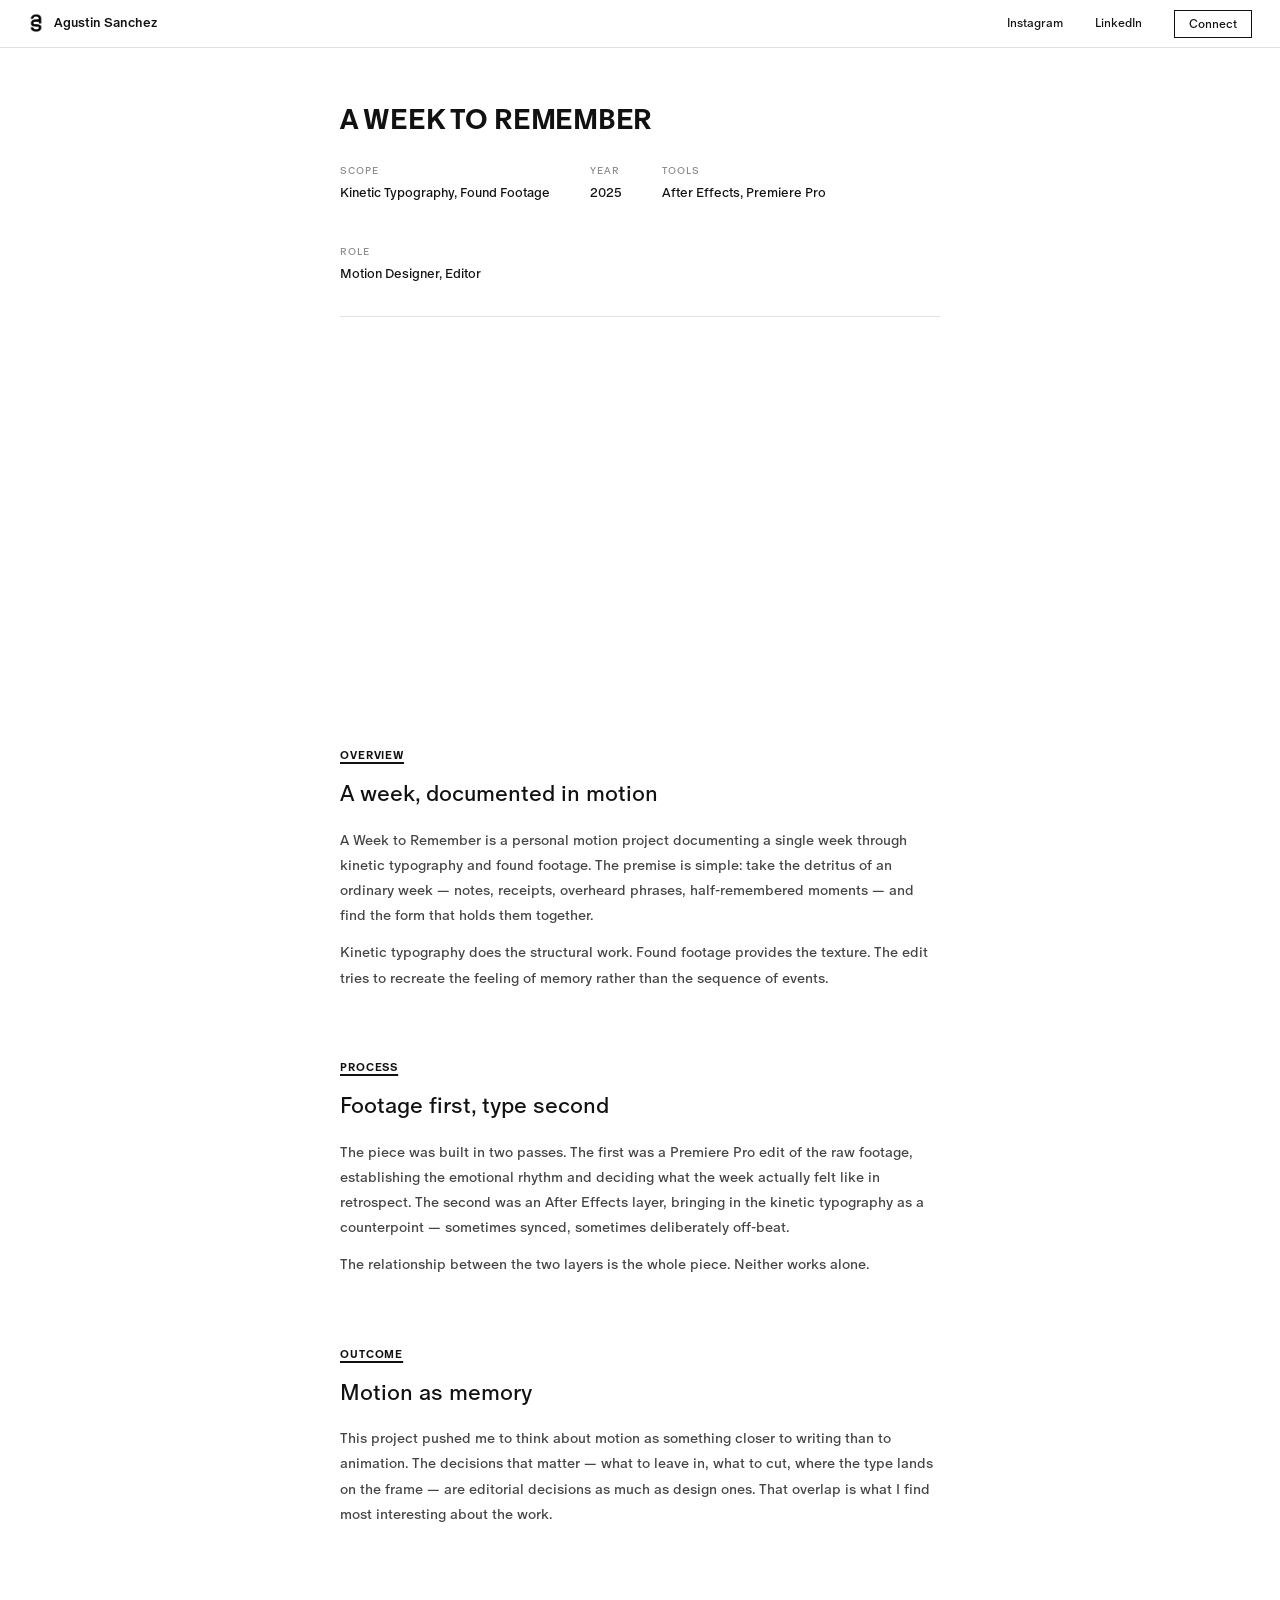
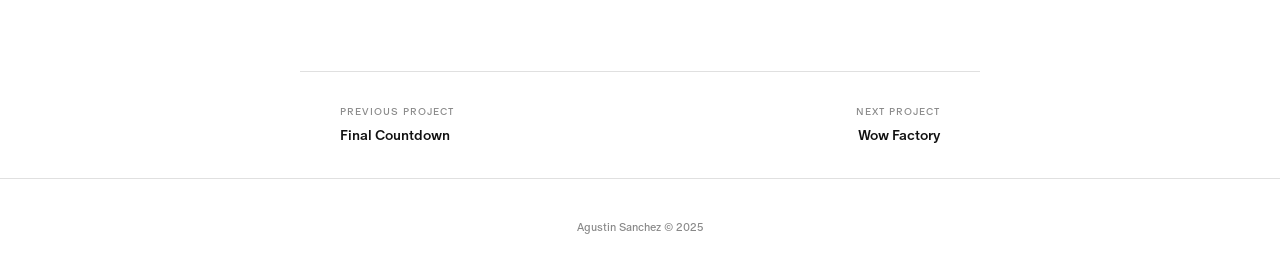
<file: pages/week-to-remember.html>
<!DOCTYPE html>
<html lang="en">
<head>
  <meta charset="UTF-8" />
  <meta name="viewport" content="width=device-width, initial-scale=1.0" />
  <title>A Week to Remember — Agustin Sanchez</title>
  <style>
    @font-face { font-family: 'Oracle'; src: url('../fonts/ABCOracleEdu-Thin.woff2') format('woff2'), url('../fonts/ABCOracleEdu-Thin.woff') format('woff'); font-weight: 100; font-style: normal; }
    @font-face { font-family: 'Oracle'; src: url('../fonts/ABCOracleEdu-ThinItalic.woff2') format('woff2'), url('../fonts/ABCOracleEdu-ThinItalic.woff') format('woff'); font-weight: 100; font-style: italic; }
    @font-face { font-family: 'Oracle'; src: url('../fonts/ABCOracleEdu-Light.woff2') format('woff2'), url('../fonts/ABCOracleEdu-Light.woff') format('woff'); font-weight: 300; font-style: normal; }
    @font-face { font-family: 'Oracle'; src: url('../fonts/ABCOracleEdu-LightItalic.woff2') format('woff2'), url('../fonts/ABCOracleEdu-LightItalic.woff') format('woff'); font-weight: 300; font-style: italic; }
    @font-face { font-family: 'Oracle'; src: url('../fonts/ABCOracleEdu-Regular.woff2') format('woff2'), url('../fonts/ABCOracleEdu-Regular.woff') format('woff'); font-weight: 400; font-style: normal; }
    @font-face { font-family: 'Oracle'; src: url('../fonts/ABCOracleEdu-RegularItalic.woff2') format('woff2'), url('../fonts/ABCOracleEdu-RegularItalic.woff') format('woff'); font-weight: 400; font-style: italic; }
    @font-face { font-family: 'Oracle'; src: url('../fonts/ABCOracleEdu-Book.woff2') format('woff2'), url('../fonts/ABCOracleEdu-Book.woff') format('woff'); font-weight: 450; font-style: normal; }
    @font-face { font-family: 'Oracle'; src: url('../fonts/ABCOracleEdu-BookItalic.woff2') format('woff2'), url('../fonts/ABCOracleEdu-BookItalic.woff') format('woff'); font-weight: 450; font-style: italic; }
    @font-face { font-family: 'Oracle'; src: url('../fonts/ABCOracleEdu-Medium.woff2') format('woff2'), url('../fonts/ABCOracleEdu-Medium.woff') format('woff'); font-weight: 500; font-style: normal; }
    @font-face { font-family: 'Oracle'; src: url('../fonts/ABCOracleEdu-MediumItalic.woff2') format('woff2'), url('../fonts/ABCOracleEdu-MediumItalic.woff') format('woff'); font-weight: 500; font-style: italic; }
    @font-face { font-family: 'Oracle'; src: url('../fonts/ABCOracleEdu-Bold.woff2') format('woff2'), url('../fonts/ABCOracleEdu-Bold.woff') format('woff'); font-weight: 700; font-style: normal; }
    @font-face { font-family: 'Oracle'; src: url('../fonts/ABCOracleEdu-BoldItalic.woff2') format('woff2'), url('../fonts/ABCOracleEdu-BoldItalic.woff') format('woff'); font-weight: 700; font-style: italic; }
    *, *::before, *::after { box-sizing: border-box; margin: 0; padding: 0; }
    html { -webkit-font-smoothing: antialiased; }
    a { color: inherit; text-decoration: none; }
    img { display: block; max-width: 100%; }
    :root { --bg:#ffffff; --ink:#111111; --mid:#444444; --muted:#888888; --rule:#e0e0e0; --font:'Oracle','Arial Narrow','Helvetica Neue',sans-serif; --nav-h:48px; }
    body { background:var(--bg); color:var(--ink); font-family:var(--font); font-size:14px; font-weight:400; line-height:1.6; }
    .top-nav { position:fixed; top:0; left:0; right:0; z-index:200; height:var(--nav-h); background:var(--bg); border-bottom:1px solid var(--rule); display:flex; align-items:center; justify-content:space-between; padding:0 28px; }
    .top-nav__brand { display:flex; align-items:center; gap:10px; }
    .top-nav__brand img { height:20px; width:auto; object-fit:contain; }
    .top-nav__name { font-size:13px; font-weight:500; color:var(--ink); }
    .top-nav__links { display:flex; align-items:center; gap:32px; }
    .top-nav__link { font-size:12px; color:var(--ink); transition:opacity 0.15s; }
    .top-nav__link:hover { opacity:0.5; }
    .top-nav__connect { font-size:12px; color:var(--ink); border:1px solid var(--ink); padding:6px 14px; cursor:pointer; background:none; font-family:var(--font); transition:opacity 0.15s; }
    .top-nav__connect:hover { opacity:0.5; }
    .modal-backdrop { display:none; position:fixed; inset:0; z-index:300; background:rgba(0,0,0,0.3); align-items:center; justify-content:center; }
    .modal-backdrop.open { display:flex; }
    .modal { position:relative; background:var(--bg); border:1px solid var(--rule); padding:40px; width:100%; max-width:480px; }
    .modal__close { position:absolute; top:16px; right:20px; font-size:18px; color:var(--muted); cursor:pointer; background:none; border:none; font-family:var(--font); line-height:1; padding:0; }
    .modal__close:hover { color:var(--ink); }
    .modal__title { font-size:18px; font-weight:400; color:var(--ink); margin-bottom:8px; }
    .modal__email { font-size:12px; color:var(--muted); margin-bottom:24px; }
    .modal__field { width:100%; font-family:var(--font); font-size:12px; color:var(--ink); border:1px solid var(--rule); padding:10px 12px; background:var(--bg); outline:none; margin-bottom:8px; }
    .modal__field:focus { border-color:var(--ink); }
    .modal__field::placeholder { color:var(--muted); }
    textarea.modal__field { height:120px; resize:vertical; }
    .modal__row { display:grid; grid-template-columns:1fr 1fr; gap:8px; margin-bottom:8px; }
    .modal__row .modal__field { margin-bottom:0; }
    .modal__send { width:100%; height:44px; margin-top:8px; background:var(--ink); color:var(--bg); border:none; font-family:var(--font); font-size:12px; letter-spacing:0.1em; text-transform:uppercase; cursor:pointer; transition:opacity 0.15s; }
    .modal__send:hover { opacity:0.75; }
    .page { padding-top:var(--nav-h); }
    .project-header { max-width:680px; margin:0 auto; padding:56px 40px 0; }
    .project-header__title { font-size:28px; font-weight:700; text-transform:uppercase; letter-spacing:-0.01em; line-height:1.1; color:var(--ink); margin-bottom:28px; }
    .project-header__meta { display:flex; gap:40px; flex-wrap:wrap; padding-bottom:32px; border-bottom:1px solid var(--rule); margin-bottom:40px; }
    .project-header__meta-label { font-size:10px; letter-spacing:0.1em; text-transform:uppercase; color:var(--muted); margin-bottom:4px; }
    .project-header__meta-value { font-size:13px; color:var(--ink); }
    .project-content { max-width:680px; margin:0 auto; padding:0 40px 80px; }
    .project-video { width:100%; aspect-ratio:16/9; display:block; border:none; margin-bottom:48px; }
    .project-section { margin-bottom:64px; }
    .project-section__label { font-size:11px; font-weight:700; letter-spacing:0.08em; text-transform:uppercase; color:#111111; margin-bottom:12px; display:inline-block; text-decoration:underline; text-decoration-thickness:1.5px; text-underline-offset:3px; text-decoration-color:#111111; }
    .project-section__heading { font-size:22px; font-weight:400; color:var(--ink); margin-bottom:16px; }
    .project-section p { font-size:14px; line-height:1.8; color:var(--mid); margin-bottom:12px; }
    .project-section p:last-child { margin-bottom:0; }
    .project-nav { max-width:680px; margin:0 auto; padding:32px 40px; border-top:1px solid var(--rule); display:flex; justify-content:space-between; align-items:flex-start; }
    .project-nav__item--next { text-align:right; }
    .project-nav__label { font-size:10px; letter-spacing:0.1em; text-transform:uppercase; color:var(--muted); display:block; margin-bottom:4px; }
    .project-nav__name { font-size:14px; font-weight:500; color:var(--ink); display:block; transition:color 0.2s; }
    .project-nav__item:hover .project-nav__name { color:var(--muted); }
    .footer { border-top:1px solid var(--rule); padding:40px 0; text-align:center; font-size:11px; color:var(--muted); }
    @media (max-width:680px) { .project-header,.project-content,.project-nav { padding-left:24px; padding-right:24px; } .project-header__meta { gap:24px; } .top-nav__links { gap:20px; } }
  </style>
</head>
<body>

  <header class="top-nav">
    <a href="../index.html" class="top-nav__brand">
      <img src="../assets/Initial-Logo.png" alt="AS" />
      <span class="top-nav__name">Agustin Sanchez</span>
    </a>
    <nav class="top-nav__links">
      <a href="https://www.instagram.com/agustindotsanchez/" target="_blank" class="top-nav__link">Instagram</a>
      <a href="https://www.linkedin.com/in/agustin---sanchez/" target="_blank" class="top-nav__link">LinkedIn</a>
      <button class="top-nav__connect" id="connect-btn">Connect</button>
    </nav>
  </header>

  <div class="modal-backdrop" id="modal-backdrop">
    <div class="modal" role="dialog" aria-modal="true" aria-label="Get in touch">
      <button class="modal__close" id="modal-close" aria-label="Close">×</button>
      <div class="modal__title">Get in touch</div>
      <div class="modal__email">agustin@agustinsanchezstudio.com</div>
      <textarea class="modal__field" id="msg" placeholder="Your message"></textarea>
      <div class="modal__row">
        <input class="modal__field" id="sender-name" type="text" placeholder="Name" />
        <input class="modal__field" id="sender-email" type="email" placeholder="Email" />
      </div>
      <button class="modal__send" id="modal-send">Send</button>
    </div>
  </div>

  <main class="page">

    <div class="project-header">
      <h1 class="project-header__title">A Week to Remember</h1>
      <div class="project-header__meta">
        <div class="project-header__meta-item">
          <div class="project-header__meta-label">Scope</div>
          <div class="project-header__meta-value">Kinetic Typography, Found Footage</div>
        </div>
        <div class="project-header__meta-item">
          <div class="project-header__meta-label">Year</div>
          <div class="project-header__meta-value">2025</div>
        </div>
        <div class="project-header__meta-item">
          <div class="project-header__meta-label">Tools</div>
          <div class="project-header__meta-value">After Effects, Premiere Pro</div>
        </div>
        <div class="project-header__meta-item">
          <div class="project-header__meta-label">Role</div>
          <div class="project-header__meta-value">Motion Designer, Editor</div>
        </div>
      </div>
    </div>

    <div class="project-content">

      <iframe class="project-video"
        src="https://player.vimeo.com/video/1198894396"
        allow="autoplay; fullscreen; picture-in-picture"
        allowfullscreen>
      </iframe>

      <div class="project-section">
        <div class="project-section__label">Overview</div>
        <h2 class="project-section__heading">A week, documented in motion</h2>
        <p>A Week to Remember is a personal motion project documenting a single week through kinetic typography and found footage. The premise is simple: take the detritus of an ordinary week — notes, receipts, overheard phrases, half-remembered moments — and find the form that holds them together.</p>
        <p>Kinetic typography does the structural work. Found footage provides the texture. The edit tries to recreate the feeling of memory rather than the sequence of events.</p>
      </div>

      <div class="project-section">
        <div class="project-section__label">Process</div>
        <h2 class="project-section__heading">Footage first, type second</h2>
        <p>The piece was built in two passes. The first was a Premiere Pro edit of the raw footage, establishing the emotional rhythm and deciding what the week actually felt like in retrospect. The second was an After Effects layer, bringing in the kinetic typography as a counterpoint — sometimes synced, sometimes deliberately off-beat.</p>
        <p>The relationship between the two layers is the whole piece. Neither works alone.</p>
      </div>

      <div class="project-section">
        <div class="project-section__label">Outcome</div>
        <h2 class="project-section__heading">Motion as memory</h2>
        <p>This project pushed me to think about motion as something closer to writing than to animation. The decisions that matter — what to leave in, what to cut, where the type lands on the frame — are editorial decisions as much as design ones. That overlap is what I find most interesting about the work.</p>
      </div>

    </div>

    <nav class="project-nav">
      <a href="final-countdown.html" class="project-nav__item">
        <span class="project-nav__label">Previous Project</span>
        <span class="project-nav__name">Final Countdown</span>
      </a>
      <a href="wow-factory.html" class="project-nav__item project-nav__item--next">
        <span class="project-nav__label">Next Project</span>
        <span class="project-nav__name">Wow Factory</span>
      </a>
    </nav>

  </main>

  <footer class="footer">Agustin Sanchez &copy; 2025</footer>

  <script>
    const backdrop   = document.getElementById('modal-backdrop');
    const connectBtn = document.getElementById('connect-btn');
    const closeBtn   = document.getElementById('modal-close');
    const sendBtn    = document.getElementById('modal-send');
    function openModal()  { backdrop.classList.add('open'); }
    function closeModal() { backdrop.classList.remove('open'); }
    connectBtn.addEventListener('click', openModal);
    closeBtn.addEventListener('click', closeModal);
    backdrop.addEventListener('click', function(e) { if (e.target === backdrop) closeModal(); });
    document.addEventListener('keydown', function(e) { if (e.key === 'Escape') closeModal(); });
    sendBtn.addEventListener('click', function() {
      var msg   = document.getElementById('msg').value;
      var name  = document.getElementById('sender-name').value;
      var email = document.getElementById('sender-email').value;
      var body  = encodeURIComponent((name ? 'From: '+name+'\n' : '')+(email ? 'Email: '+email+'\n\n' : '\n')+msg);
      window.location.href = 'mailto:agustin@agustinsanchezstudio.com?subject=Portfolio%20Inquiry&body='+body;
    });
  </script>

</body>
</html>
</file>
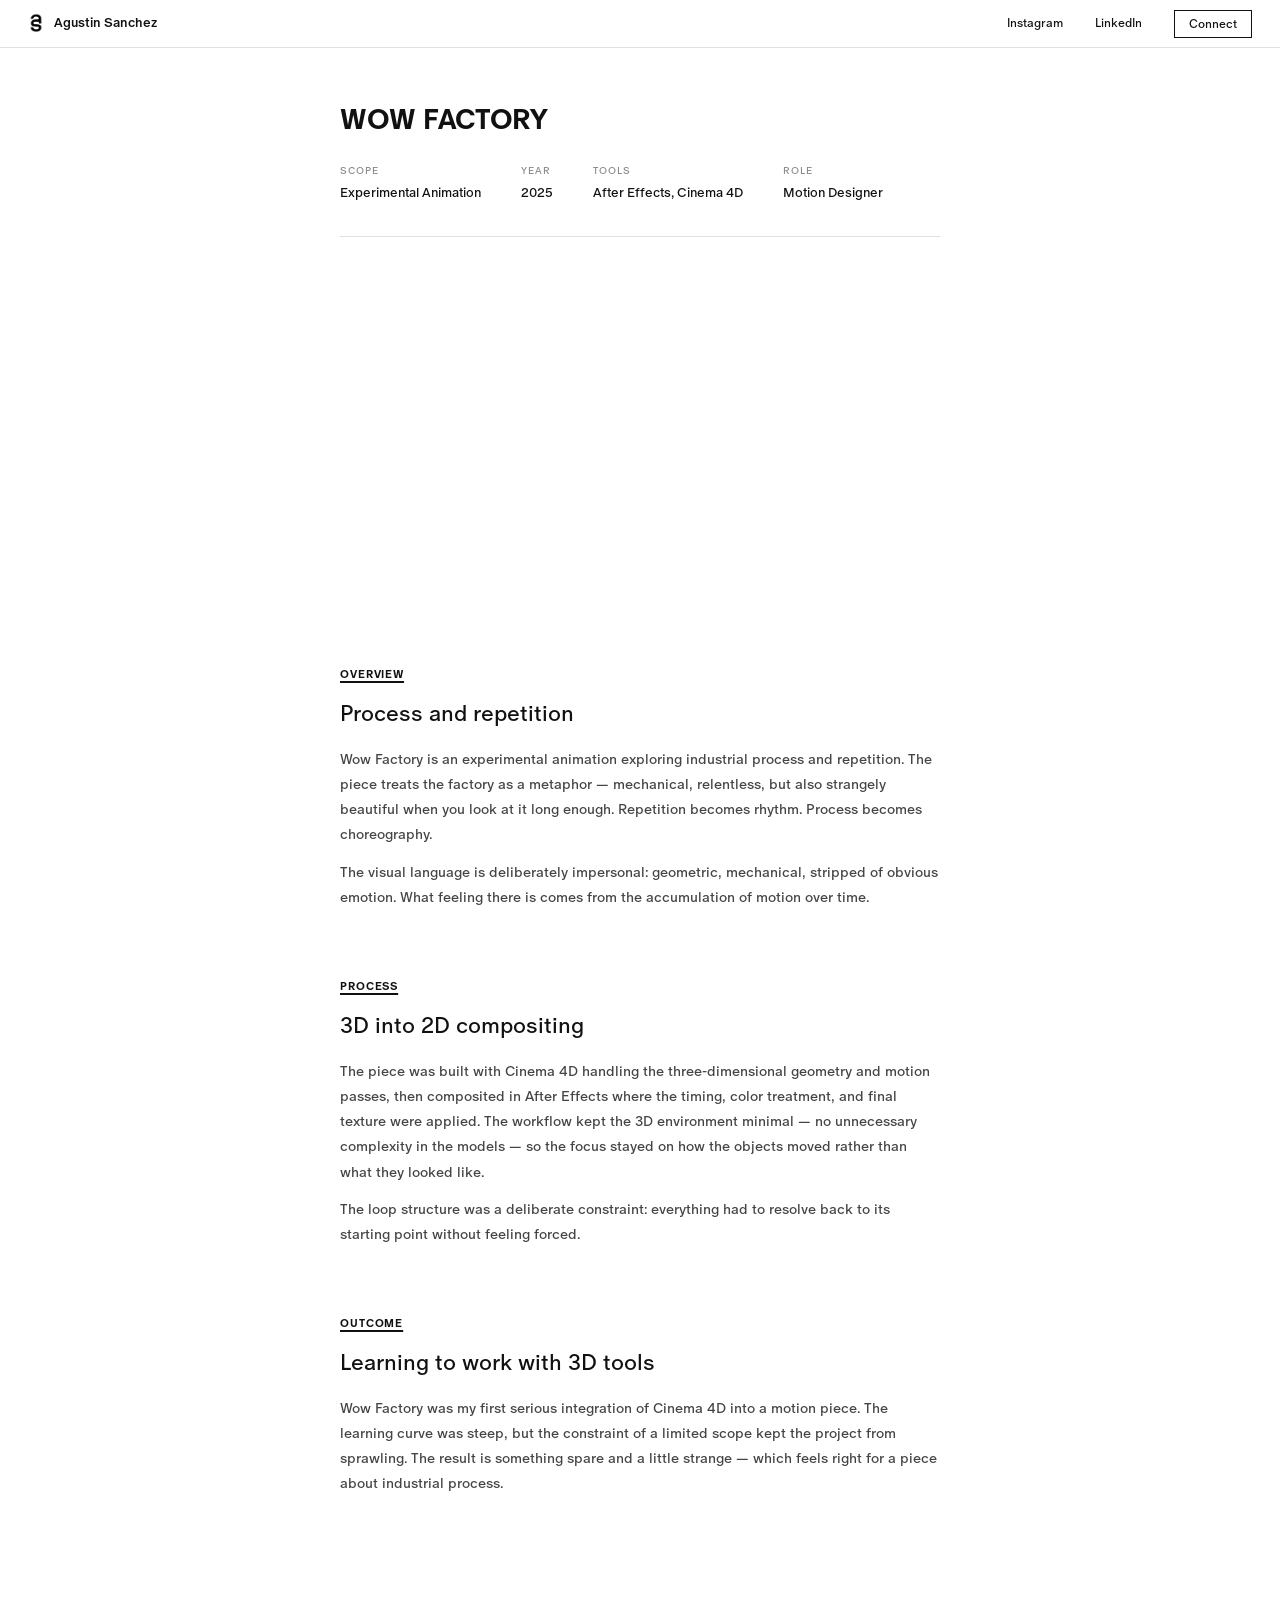
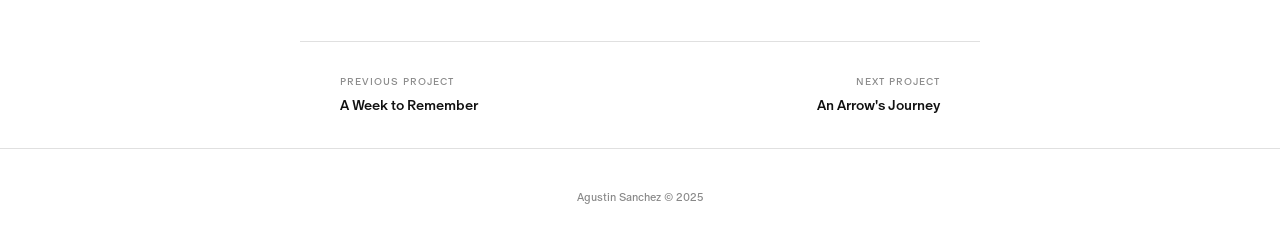
<file: pages/wow-factory.html>
<!DOCTYPE html>
<html lang="en">
<head>
  <meta charset="UTF-8" />
  <meta name="viewport" content="width=device-width, initial-scale=1.0" />
  <title>Wow Factory — Agustin Sanchez</title>
  <style>
    @font-face { font-family: 'Oracle'; src: url('../fonts/ABCOracleEdu-Thin.woff2') format('woff2'), url('../fonts/ABCOracleEdu-Thin.woff') format('woff'); font-weight: 100; font-style: normal; }
    @font-face { font-family: 'Oracle'; src: url('../fonts/ABCOracleEdu-ThinItalic.woff2') format('woff2'), url('../fonts/ABCOracleEdu-ThinItalic.woff') format('woff'); font-weight: 100; font-style: italic; }
    @font-face { font-family: 'Oracle'; src: url('../fonts/ABCOracleEdu-Light.woff2') format('woff2'), url('../fonts/ABCOracleEdu-Light.woff') format('woff'); font-weight: 300; font-style: normal; }
    @font-face { font-family: 'Oracle'; src: url('../fonts/ABCOracleEdu-LightItalic.woff2') format('woff2'), url('../fonts/ABCOracleEdu-LightItalic.woff') format('woff'); font-weight: 300; font-style: italic; }
    @font-face { font-family: 'Oracle'; src: url('../fonts/ABCOracleEdu-Regular.woff2') format('woff2'), url('../fonts/ABCOracleEdu-Regular.woff') format('woff'); font-weight: 400; font-style: normal; }
    @font-face { font-family: 'Oracle'; src: url('../fonts/ABCOracleEdu-RegularItalic.woff2') format('woff2'), url('../fonts/ABCOracleEdu-RegularItalic.woff') format('woff'); font-weight: 400; font-style: italic; }
    @font-face { font-family: 'Oracle'; src: url('../fonts/ABCOracleEdu-Book.woff2') format('woff2'), url('../fonts/ABCOracleEdu-Book.woff') format('woff'); font-weight: 450; font-style: normal; }
    @font-face { font-family: 'Oracle'; src: url('../fonts/ABCOracleEdu-BookItalic.woff2') format('woff2'), url('../fonts/ABCOracleEdu-BookItalic.woff') format('woff'); font-weight: 450; font-style: italic; }
    @font-face { font-family: 'Oracle'; src: url('../fonts/ABCOracleEdu-Medium.woff2') format('woff2'), url('../fonts/ABCOracleEdu-Medium.woff') format('woff'); font-weight: 500; font-style: normal; }
    @font-face { font-family: 'Oracle'; src: url('../fonts/ABCOracleEdu-MediumItalic.woff2') format('woff2'), url('../fonts/ABCOracleEdu-MediumItalic.woff') format('woff'); font-weight: 500; font-style: italic; }
    @font-face { font-family: 'Oracle'; src: url('../fonts/ABCOracleEdu-Bold.woff2') format('woff2'), url('../fonts/ABCOracleEdu-Bold.woff') format('woff'); font-weight: 700; font-style: normal; }
    @font-face { font-family: 'Oracle'; src: url('../fonts/ABCOracleEdu-BoldItalic.woff2') format('woff2'), url('../fonts/ABCOracleEdu-BoldItalic.woff') format('woff'); font-weight: 700; font-style: italic; }
    *, *::before, *::after { box-sizing: border-box; margin: 0; padding: 0; }
    html { -webkit-font-smoothing: antialiased; }
    a { color: inherit; text-decoration: none; }
    img { display: block; max-width: 100%; }
    :root { --bg:#ffffff; --ink:#111111; --mid:#444444; --muted:#888888; --rule:#e0e0e0; --font:'Oracle','Arial Narrow','Helvetica Neue',sans-serif; --nav-h:48px; }
    body { background:var(--bg); color:var(--ink); font-family:var(--font); font-size:14px; font-weight:400; line-height:1.6; }
    .top-nav { position:fixed; top:0; left:0; right:0; z-index:200; height:var(--nav-h); background:var(--bg); border-bottom:1px solid var(--rule); display:flex; align-items:center; justify-content:space-between; padding:0 28px; }
    .top-nav__brand { display:flex; align-items:center; gap:10px; }
    .top-nav__brand img { height:20px; width:auto; object-fit:contain; }
    .top-nav__name { font-size:13px; font-weight:500; color:var(--ink); }
    .top-nav__links { display:flex; align-items:center; gap:32px; }
    .top-nav__link { font-size:12px; color:var(--ink); transition:opacity 0.15s; }
    .top-nav__link:hover { opacity:0.5; }
    .top-nav__connect { font-size:12px; color:var(--ink); border:1px solid var(--ink); padding:6px 14px; cursor:pointer; background:none; font-family:var(--font); transition:opacity 0.15s; }
    .top-nav__connect:hover { opacity:0.5; }
    .modal-backdrop { display:none; position:fixed; inset:0; z-index:300; background:rgba(0,0,0,0.3); align-items:center; justify-content:center; }
    .modal-backdrop.open { display:flex; }
    .modal { position:relative; background:var(--bg); border:1px solid var(--rule); padding:40px; width:100%; max-width:480px; }
    .modal__close { position:absolute; top:16px; right:20px; font-size:18px; color:var(--muted); cursor:pointer; background:none; border:none; font-family:var(--font); line-height:1; padding:0; }
    .modal__close:hover { color:var(--ink); }
    .modal__title { font-size:18px; font-weight:400; color:var(--ink); margin-bottom:8px; }
    .modal__email { font-size:12px; color:var(--muted); margin-bottom:24px; }
    .modal__field { width:100%; font-family:var(--font); font-size:12px; color:var(--ink); border:1px solid var(--rule); padding:10px 12px; background:var(--bg); outline:none; margin-bottom:8px; }
    .modal__field:focus { border-color:var(--ink); }
    .modal__field::placeholder { color:var(--muted); }
    textarea.modal__field { height:120px; resize:vertical; }
    .modal__row { display:grid; grid-template-columns:1fr 1fr; gap:8px; margin-bottom:8px; }
    .modal__row .modal__field { margin-bottom:0; }
    .modal__send { width:100%; height:44px; margin-top:8px; background:var(--ink); color:var(--bg); border:none; font-family:var(--font); font-size:12px; letter-spacing:0.1em; text-transform:uppercase; cursor:pointer; transition:opacity 0.15s; }
    .modal__send:hover { opacity:0.75; }
    .page { padding-top:var(--nav-h); }
    .project-header { max-width:680px; margin:0 auto; padding:56px 40px 0; }
    .project-header__title { font-size:28px; font-weight:700; text-transform:uppercase; letter-spacing:-0.01em; line-height:1.1; color:var(--ink); margin-bottom:28px; }
    .project-header__meta { display:flex; gap:40px; flex-wrap:wrap; padding-bottom:32px; border-bottom:1px solid var(--rule); margin-bottom:40px; }
    .project-header__meta-label { font-size:10px; letter-spacing:0.1em; text-transform:uppercase; color:var(--muted); margin-bottom:4px; }
    .project-header__meta-value { font-size:13px; color:var(--ink); }
    .project-content { max-width:680px; margin:0 auto; padding:0 40px 80px; }
    .project-video { width:100%; aspect-ratio:16/9; display:block; border:none; margin-bottom:48px; }
    .project-section { margin-bottom:64px; }
    .project-section__label { font-size:11px; font-weight:700; letter-spacing:0.08em; text-transform:uppercase; color:#111111; margin-bottom:12px; display:inline-block; text-decoration:underline; text-decoration-thickness:1.5px; text-underline-offset:3px; text-decoration-color:#111111; }
    .project-section__heading { font-size:22px; font-weight:400; color:var(--ink); margin-bottom:16px; }
    .project-section p { font-size:14px; line-height:1.8; color:var(--mid); margin-bottom:12px; }
    .project-section p:last-child { margin-bottom:0; }
    .project-nav { max-width:680px; margin:0 auto; padding:32px 40px; border-top:1px solid var(--rule); display:flex; justify-content:space-between; align-items:flex-start; }
    .project-nav__item--next { text-align:right; }
    .project-nav__label { font-size:10px; letter-spacing:0.1em; text-transform:uppercase; color:var(--muted); display:block; margin-bottom:4px; }
    .project-nav__name { font-size:14px; font-weight:500; color:var(--ink); display:block; transition:color 0.2s; }
    .project-nav__item:hover .project-nav__name { color:var(--muted); }
    .footer { border-top:1px solid var(--rule); padding:40px 0; text-align:center; font-size:11px; color:var(--muted); }
    @media (max-width:680px) { .project-header,.project-content,.project-nav { padding-left:24px; padding-right:24px; } .project-header__meta { gap:24px; } .top-nav__links { gap:20px; } }
  </style>
</head>
<body>

  <header class="top-nav">
    <a href="../index.html" class="top-nav__brand">
      <img src="../assets/Initial-Logo.png" alt="AS" />
      <span class="top-nav__name">Agustin Sanchez</span>
    </a>
    <nav class="top-nav__links">
      <a href="https://www.instagram.com/agustindotsanchez/" target="_blank" class="top-nav__link">Instagram</a>
      <a href="https://www.linkedin.com/in/agustin---sanchez/" target="_blank" class="top-nav__link">LinkedIn</a>
      <button class="top-nav__connect" id="connect-btn">Connect</button>
    </nav>
  </header>

  <div class="modal-backdrop" id="modal-backdrop">
    <div class="modal" role="dialog" aria-modal="true" aria-label="Get in touch">
      <button class="modal__close" id="modal-close" aria-label="Close">×</button>
      <div class="modal__title">Get in touch</div>
      <div class="modal__email">agustin@agustinsanchezstudio.com</div>
      <textarea class="modal__field" id="msg" placeholder="Your message"></textarea>
      <div class="modal__row">
        <input class="modal__field" id="sender-name" type="text" placeholder="Name" />
        <input class="modal__field" id="sender-email" type="email" placeholder="Email" />
      </div>
      <button class="modal__send" id="modal-send">Send</button>
    </div>
  </div>

  <main class="page">

    <div class="project-header">
      <h1 class="project-header__title">Wow Factory</h1>
      <div class="project-header__meta">
        <div class="project-header__meta-item">
          <div class="project-header__meta-label">Scope</div>
          <div class="project-header__meta-value">Experimental Animation</div>
        </div>
        <div class="project-header__meta-item">
          <div class="project-header__meta-label">Year</div>
          <div class="project-header__meta-value">2025</div>
        </div>
        <div class="project-header__meta-item">
          <div class="project-header__meta-label">Tools</div>
          <div class="project-header__meta-value">After Effects, Cinema 4D</div>
        </div>
        <div class="project-header__meta-item">
          <div class="project-header__meta-label">Role</div>
          <div class="project-header__meta-value">Motion Designer</div>
        </div>
      </div>
    </div>

    <div class="project-content">

      <iframe class="project-video"
        src="https://player.vimeo.com/video/1198891161"
        allow="autoplay; fullscreen; picture-in-picture"
        allowfullscreen>
      </iframe>

      <div class="project-section">
        <div class="project-section__label">Overview</div>
        <h2 class="project-section__heading">Process and repetition</h2>
        <p>Wow Factory is an experimental animation exploring industrial process and repetition. The piece treats the factory as a metaphor — mechanical, relentless, but also strangely beautiful when you look at it long enough. Repetition becomes rhythm. Process becomes choreography.</p>
        <p>The visual language is deliberately impersonal: geometric, mechanical, stripped of obvious emotion. What feeling there is comes from the accumulation of motion over time.</p>
      </div>

      <div class="project-section">
        <div class="project-section__label">Process</div>
        <h2 class="project-section__heading">3D into 2D compositing</h2>
        <p>The piece was built with Cinema 4D handling the three-dimensional geometry and motion passes, then composited in After Effects where the timing, color treatment, and final texture were applied. The workflow kept the 3D environment minimal — no unnecessary complexity in the models — so the focus stayed on how the objects moved rather than what they looked like.</p>
        <p>The loop structure was a deliberate constraint: everything had to resolve back to its starting point without feeling forced.</p>
      </div>

      <div class="project-section">
        <div class="project-section__label">Outcome</div>
        <h2 class="project-section__heading">Learning to work with 3D tools</h2>
        <p>Wow Factory was my first serious integration of Cinema 4D into a motion piece. The learning curve was steep, but the constraint of a limited scope kept the project from sprawling. The result is something spare and a little strange — which feels right for a piece about industrial process.</p>
      </div>

    </div>

    <nav class="project-nav">
      <a href="week-to-remember.html" class="project-nav__item">
        <span class="project-nav__label">Previous Project</span>
        <span class="project-nav__name">A Week to Remember</span>
      </a>
      <a href="arrows-journey.html" class="project-nav__item project-nav__item--next">
        <span class="project-nav__label">Next Project</span>
        <span class="project-nav__name">An Arrow's Journey</span>
      </a>
    </nav>

  </main>

  <footer class="footer">Agustin Sanchez &copy; 2025</footer>

  <script>
    const backdrop   = document.getElementById('modal-backdrop');
    const connectBtn = document.getElementById('connect-btn');
    const closeBtn   = document.getElementById('modal-close');
    const sendBtn    = document.getElementById('modal-send');
    function openModal()  { backdrop.classList.add('open'); }
    function closeModal() { backdrop.classList.remove('open'); }
    connectBtn.addEventListener('click', openModal);
    closeBtn.addEventListener('click', closeModal);
    backdrop.addEventListener('click', function(e) { if (e.target === backdrop) closeModal(); });
    document.addEventListener('keydown', function(e) { if (e.key === 'Escape') closeModal(); });
    sendBtn.addEventListener('click', function() {
      var msg   = document.getElementById('msg').value;
      var name  = document.getElementById('sender-name').value;
      var email = document.getElementById('sender-email').value;
      var body  = encodeURIComponent((name ? 'From: '+name+'\n' : '')+(email ? 'Email: '+email+'\n\n' : '\n')+msg);
      window.location.href = 'mailto:agustin@agustinsanchezstudio.com?subject=Portfolio%20Inquiry&body='+body;
    });
  </script>

</body>
</html>
</file>
<file: css/style.css>
@import url('https://fonts.googleapis.com/css2?family=Libre+Baskerville:ital,wght@0,400;0,700;1,400&family=Barlow+Condensed:wght@300;400;500;600&display=swap');

/* ============================================================
   TOKENS
   ============================================================ */
:root {
  --cream:       #F2EDE4;
  --warm-white:  #FAF7F2;
  --ink:         #1A1714;
  --ink-mid:     #3D3730;
  --ink-muted:   #7A7269;
  --rule:        rgba(26,23,20,0.12);
  --rule-strong: rgba(26,23,20,0.28);

  --accent:      #C84B2F;

  --font-display: 'Barlow Condensed', sans-serif;
  --font-body:    'Libre Baskerville', serif;

  --nav-h: 64px;
  --max-w: 1320px;

  --ease-out: cubic-bezier(0.22, 1, 0.36, 1);
}

/* ============================================================
   RESET
   ============================================================ */
*, *::before, *::after { box-sizing: border-box; margin: 0; padding: 0; }

html { scroll-behavior: smooth; -webkit-font-smoothing: antialiased; }

body {
  background: var(--cream);
  color: var(--ink);
  font-family: var(--font-body);
  font-size: 16px;
  line-height: 1.6;
  min-height: 100vh;
}

img { display: block; width: 100%; object-fit: cover; }
a { color: inherit; text-decoration: none; }
ul { list-style: none; }

/* ============================================================
   TYPOGRAPHY
   ============================================================ */
.t-display {
  font-family: var(--font-display);
  font-weight: 600;
  letter-spacing: -0.01em;
  line-height: 1.0;
}

.t-label {
  font-family: var(--font-display);
  font-weight: 400;
  font-size: 11px;
  letter-spacing: 0.12em;
  text-transform: uppercase;
  color: var(--ink-muted);
}

.t-body {
  font-family: var(--font-body);
  font-size: 15px;
  line-height: 1.7;
  color: var(--ink-mid);
}

/* ============================================================
   NAV
   ============================================================ */
.nav {
  position: fixed;
  top: 0; left: 0; right: 0;
  z-index: 100;
  height: var(--nav-h);
  display: flex;
  align-items: center;
  justify-content: space-between;
  padding: 0 40px;
  background: var(--cream);
  border-bottom: 1px solid var(--rule);
}

.nav__logo {
  display: flex;
  align-items: center;
  gap: 12px;
}

.nav__logo img {
  width: 28px;
  height: 28px;
  object-fit: contain;
}

.nav__name {
  font-family: var(--font-display);
  font-weight: 500;
  font-size: 15px;
  letter-spacing: 0.04em;
  text-transform: uppercase;
}

.nav__links {
  display: flex;
  gap: 40px;
}

.nav__links a {
  font-family: var(--font-display);
  font-size: 13px;
  font-weight: 400;
  letter-spacing: 0.08em;
  text-transform: uppercase;
  color: var(--ink-muted);
  transition: color 0.2s;
}

.nav__links a:hover { color: var(--ink); }
.nav__links a.active { color: var(--ink); }

/* ============================================================
   PAGE WRAPPER
   ============================================================ */
.page {
  padding-top: var(--nav-h);
}

.container {
  max-width: var(--max-w);
  margin: 0 auto;
  padding: 0 40px;
}

/* ============================================================
   HOME — HERO
   ============================================================ */
.hero {
  padding: 96px 0 80px;
  border-bottom: 1px solid var(--rule);
}

.hero__inner {
  display: grid;
  grid-template-columns: 1fr 1fr;
  gap: 64px;
  align-items: end;
}

.hero__headline {
  font-size: clamp(72px, 8vw, 120px);
  font-family: var(--font-display);
  font-weight: 600;
  letter-spacing: -0.02em;
  line-height: 0.92;
  color: var(--ink);
}

.hero__headline em {
  font-style: italic;
  font-family: var(--font-body);
  font-weight: 400;
  font-size: 0.82em;
  color: var(--ink-mid);
}

.hero__right {
  padding-bottom: 8px;
}

.hero__bio {
  font-size: 15px;
  line-height: 1.75;
  color: var(--ink-mid);
  max-width: 400px;
  margin-bottom: 32px;
}

.hero__tags {
  display: flex;
  flex-wrap: wrap;
  gap: 8px;
}

.tag {
  font-family: var(--font-display);
  font-size: 11px;
  font-weight: 500;
  letter-spacing: 0.08em;
  text-transform: uppercase;
  padding: 6px 14px;
  border: 1px solid var(--rule-strong);
  color: var(--ink-muted);
}

/* ============================================================
   HOME — PROJECT GRID
   ============================================================ */
.projects-section {
  padding: 80px 0 128px;
}

.projects-section__header {
  display: flex;
  align-items: baseline;
  justify-content: space-between;
  margin-bottom: 48px;
  padding-bottom: 16px;
  border-bottom: 1px solid var(--rule);
}

.projects-section__title {
  font-family: var(--font-display);
  font-size: 13px;
  font-weight: 400;
  letter-spacing: 0.12em;
  text-transform: uppercase;
  color: var(--ink-muted);
}

.projects-section__count {
  font-family: var(--font-display);
  font-size: 11px;
  letter-spacing: 0.08em;
  color: var(--ink-muted);
}

.projects-grid {
  display: grid;
  grid-template-columns: repeat(2, 1fr);
  gap: 2px;
}

/* ============================================================
   PROJECT CARD
   ============================================================ */
.project-card {
  position: relative;
  display: block;
  background: var(--warm-white);
  overflow: hidden;
  cursor: pointer;
}

.project-card__image-wrap {
  position: relative;
  width: 100%;
  aspect-ratio: 4/3;
  overflow: hidden;
  background: #D9D3C8;
}

.project-card__image-wrap img {
  height: 100%;
  transition: transform 0.7s var(--ease-out);
}

.project-card:hover .project-card__image-wrap img {
  transform: scale(1.04);
}

.project-card__overlay {
  position: absolute;
  inset: 0;
  background: var(--ink);
  opacity: 0;
  transition: opacity 0.4s var(--ease-out);
  display: flex;
  align-items: flex-end;
  padding: 32px;
}

.project-card:hover .project-card__overlay {
  opacity: 0.85;
}

.project-card__overlay-inner {
  transform: translateY(12px);
  transition: transform 0.4s var(--ease-out);
}

.project-card:hover .project-card__overlay-inner {
  transform: translateY(0);
}

.project-card__cta {
  font-family: var(--font-display);
  font-size: 13px;
  font-weight: 500;
  letter-spacing: 0.1em;
  text-transform: uppercase;
  color: var(--cream);
  display: flex;
  align-items: center;
  gap: 12px;
}

.project-card__cta::after {
  content: '';
  display: inline-block;
  width: 24px;
  height: 1px;
  background: var(--cream);
  transition: width 0.3s var(--ease-out);
}

.project-card:hover .project-card__cta::after {
  width: 40px;
}

.project-card__meta {
  padding: 24px;
  border-top: 1px solid var(--rule);
}

.project-card__index {
  font-family: var(--font-display);
  font-size: 11px;
  letter-spacing: 0.1em;
  color: var(--ink-muted);
  margin-bottom: 6px;
}

.project-card__name {
  font-family: var(--font-display);
  font-size: 22px;
  font-weight: 600;
  letter-spacing: -0.01em;
  color: var(--ink);
  margin-bottom: 4px;
}

.project-card__type {
  font-family: var(--font-display);
  font-size: 12px;
  letter-spacing: 0.06em;
  text-transform: uppercase;
  color: var(--ink-muted);
}

/* Placeholder image pattern */
.project-card__placeholder {
  width: 100%;
  height: 100%;
  display: flex;
  align-items: center;
  justify-content: center;
}

.project-card__placeholder svg {
  opacity: 0.18;
  width: 48px;
  height: 48px;
}

/* ============================================================
   PROJECT PAGE LAYOUT
   ============================================================ */
.project-hero {
  padding: 80px 0 0;
  border-bottom: 1px solid var(--rule);
}

.project-hero__meta {
  display: flex;
  gap: 48px;
  margin-bottom: 48px;
}

.project-hero__meta-item {}
.project-hero__meta-label {
  font-family: var(--font-display);
  font-size: 10px;
  letter-spacing: 0.12em;
  text-transform: uppercase;
  color: var(--ink-muted);
  margin-bottom: 4px;
}
.project-hero__meta-value {
  font-family: var(--font-display);
  font-size: 14px;
  font-weight: 500;
  color: var(--ink);
}

.project-hero__title {
  font-family: var(--font-display);
  font-size: clamp(56px, 6vw, 96px);
  font-weight: 600;
  letter-spacing: -0.02em;
  line-height: 0.95;
  margin-bottom: 48px;
}

.project-hero__title em {
  font-style: italic;
  font-family: var(--font-body);
  font-weight: 400;
  font-size: 0.9em;
}

.project-hero__image-full {
  width: 100%;
  aspect-ratio: 16/7;
  background: #D9D3C8;
  display: flex;
  align-items: center;
  justify-content: center;
}

.project-hero__image-full img {
  width: 100%;
  height: 100%;
  object-fit: cover;
}

/* ============================================================
   PROJECT CONTENT
   ============================================================ */
.project-content {
  padding: 96px 0;
}

.project-content__grid {
  display: grid;
  grid-template-columns: 240px 1fr;
  gap: 96px;
}

.project-content__sidebar {}

.project-content__sidebar-section {
  margin-bottom: 48px;
}

.project-content__sidebar-label {
  font-family: var(--font-display);
  font-size: 10px;
  letter-spacing: 0.12em;
  text-transform: uppercase;
  color: var(--ink-muted);
  margin-bottom: 12px;
  padding-bottom: 8px;
  border-bottom: 1px solid var(--rule);
}

.project-content__sidebar-items {
  display: flex;
  flex-direction: column;
  gap: 8px;
}

.project-content__sidebar-item {
  font-family: var(--font-display);
  font-size: 13px;
  color: var(--ink-mid);
}

.project-content__body {}

.project-content__section {
  margin-bottom: 64px;
}

.project-content__section-label {
  font-family: var(--font-display);
  font-size: 10px;
  letter-spacing: 0.12em;
  text-transform: uppercase;
  color: var(--ink-muted);
  margin-bottom: 16px;
}

.project-content__section h2 {
  font-family: var(--font-display);
  font-size: 36px;
  font-weight: 600;
  letter-spacing: -0.01em;
  line-height: 1.1;
  margin-bottom: 20px;
  color: var(--ink);
}

.project-content__section p {
  font-size: 15px;
  line-height: 1.8;
  color: var(--ink-mid);
  margin-bottom: 16px;
  max-width: 640px;
}

.project-content__section p:last-child { margin-bottom: 0; }

/* Image grid for project pages */
.img-grid-2 {
  display: grid;
  grid-template-columns: 1fr 1fr;
  gap: 2px;
  margin: 48px 0;
}

.img-grid-2 .img-placeholder {
  aspect-ratio: 4/3;
  background: #D9D3C8;
  display: flex;
  align-items: center;
  justify-content: center;
}

.img-full {
  width: 100%;
  aspect-ratio: 16/9;
  background: #D9D3C8;
  display: flex;
  align-items: center;
  justify-content: center;
  margin: 48px 0;
}

.img-placeholder svg {
  opacity: 0.18;
  width: 32px;
  height: 32px;
}

/* ============================================================
   PROJECT NAV (bottom of project pages)
   ============================================================ */
.project-nav {
  border-top: 1px solid var(--rule);
  padding: 48px 0;
}

.project-nav__inner {
  display: flex;
  justify-content: space-between;
  align-items: center;
}

.project-nav__link {
  display: flex;
  flex-direction: column;
  gap: 6px;
}

.project-nav__link--next { align-items: flex-end; }

.project-nav__link-label {
  font-family: var(--font-display);
  font-size: 10px;
  letter-spacing: 0.12em;
  text-transform: uppercase;
  color: var(--ink-muted);
}

.project-nav__link-name {
  font-family: var(--font-display);
  font-size: 20px;
  font-weight: 600;
  color: var(--ink);
  transition: color 0.2s;
}

.project-nav__link:hover .project-nav__link-name {
  color: var(--accent);
}

/* ============================================================
   ABOUT SECTION (homepage strip)
   ============================================================ */
.about-strip {
  padding: 80px 0;
  border-top: 1px solid var(--rule);
}

.about-strip__inner {
  display: grid;
  grid-template-columns: 1fr 1fr;
  gap: 96px;
  align-items: center;
}

.about-strip__label {
  font-family: var(--font-display);
  font-size: 10px;
  letter-spacing: 0.12em;
  text-transform: uppercase;
  color: var(--ink-muted);
  margin-bottom: 24px;
}

.about-strip__headline {
  font-family: var(--font-display);
  font-size: clamp(32px, 3vw, 48px);
  font-weight: 600;
  letter-spacing: -0.01em;
  line-height: 1.1;
  margin-bottom: 24px;
}

.about-strip__text {
  font-size: 15px;
  line-height: 1.8;
  color: var(--ink-mid);
  margin-bottom: 16px;
}

.about-strip__link {
  font-family: var(--font-display);
  font-size: 13px;
  font-weight: 500;
  letter-spacing: 0.08em;
  text-transform: uppercase;
  color: var(--ink);
  display: inline-flex;
  align-items: center;
  gap: 12px;
  margin-top: 16px;
  transition: gap 0.2s var(--ease-out);
}

.about-strip__link::after {
  content: '';
  display: inline-block;
  width: 24px;
  height: 1px;
  background: var(--ink);
  transition: width 0.3s var(--ease-out);
}

.about-strip__link:hover { gap: 16px; }
.about-strip__link:hover::after { width: 36px; }

.about-strip__right {
  position: relative;
}

.about-strip__img {
  width: 100%;
  aspect-ratio: 3/4;
  background: #D9D3C8;
  display: flex;
  align-items: center;
  justify-content: center;
}

/* ============================================================
   FOOTER
   ============================================================ */
.footer {
  border-top: 1px solid var(--rule);
  padding: 40px 0;
}

.footer__inner {
  display: flex;
  align-items: center;
  justify-content: space-between;
}

.footer__name {
  font-family: var(--font-display);
  font-size: 13px;
  letter-spacing: 0.06em;
  text-transform: uppercase;
  color: var(--ink-muted);
}

.footer__links {
  display: flex;
  gap: 32px;
}

.footer__links a {
  font-family: var(--font-display);
  font-size: 12px;
  letter-spacing: 0.08em;
  text-transform: uppercase;
  color: var(--ink-muted);
  transition: color 0.2s;
}

.footer__links a:hover { color: var(--ink); }

/* ============================================================
   PAGE TRANSITIONS
   ============================================================ */
.page {
  animation: fadeUp 0.6s var(--ease-out) both;
}

@keyframes fadeUp {
  from { opacity: 0; transform: translateY(16px); }
  to   { opacity: 1; transform: translateY(0); }
}

/* ============================================================
   RESPONSIVE
   ============================================================ */
@media (max-width: 1024px) {
  .hero__inner { grid-template-columns: 1fr; gap: 40px; }
  .about-strip__inner { grid-template-columns: 1fr; gap: 48px; }
  .project-content__grid { grid-template-columns: 1fr; gap: 48px; }
  .project-content__sidebar { display: flex; flex-wrap: wrap; gap: 32px; }
  .project-content__sidebar-section { margin-bottom: 0; min-width: 160px; }
}

@media (max-width: 768px) {
  .container { padding: 0 24px; }
  .nav { padding: 0 24px; }
  .nav__links { gap: 24px; }
  .projects-grid { grid-template-columns: 1fr; }
  .img-grid-2 { grid-template-columns: 1fr; }
  .hero { padding: 64px 0 48px; }
  .project-hero { padding: 48px 0 0; }
  .project-hero__meta { flex-wrap: wrap; gap: 24px; }
  .footer__inner { flex-direction: column; gap: 24px; align-items: flex-start; }
}
</file>
